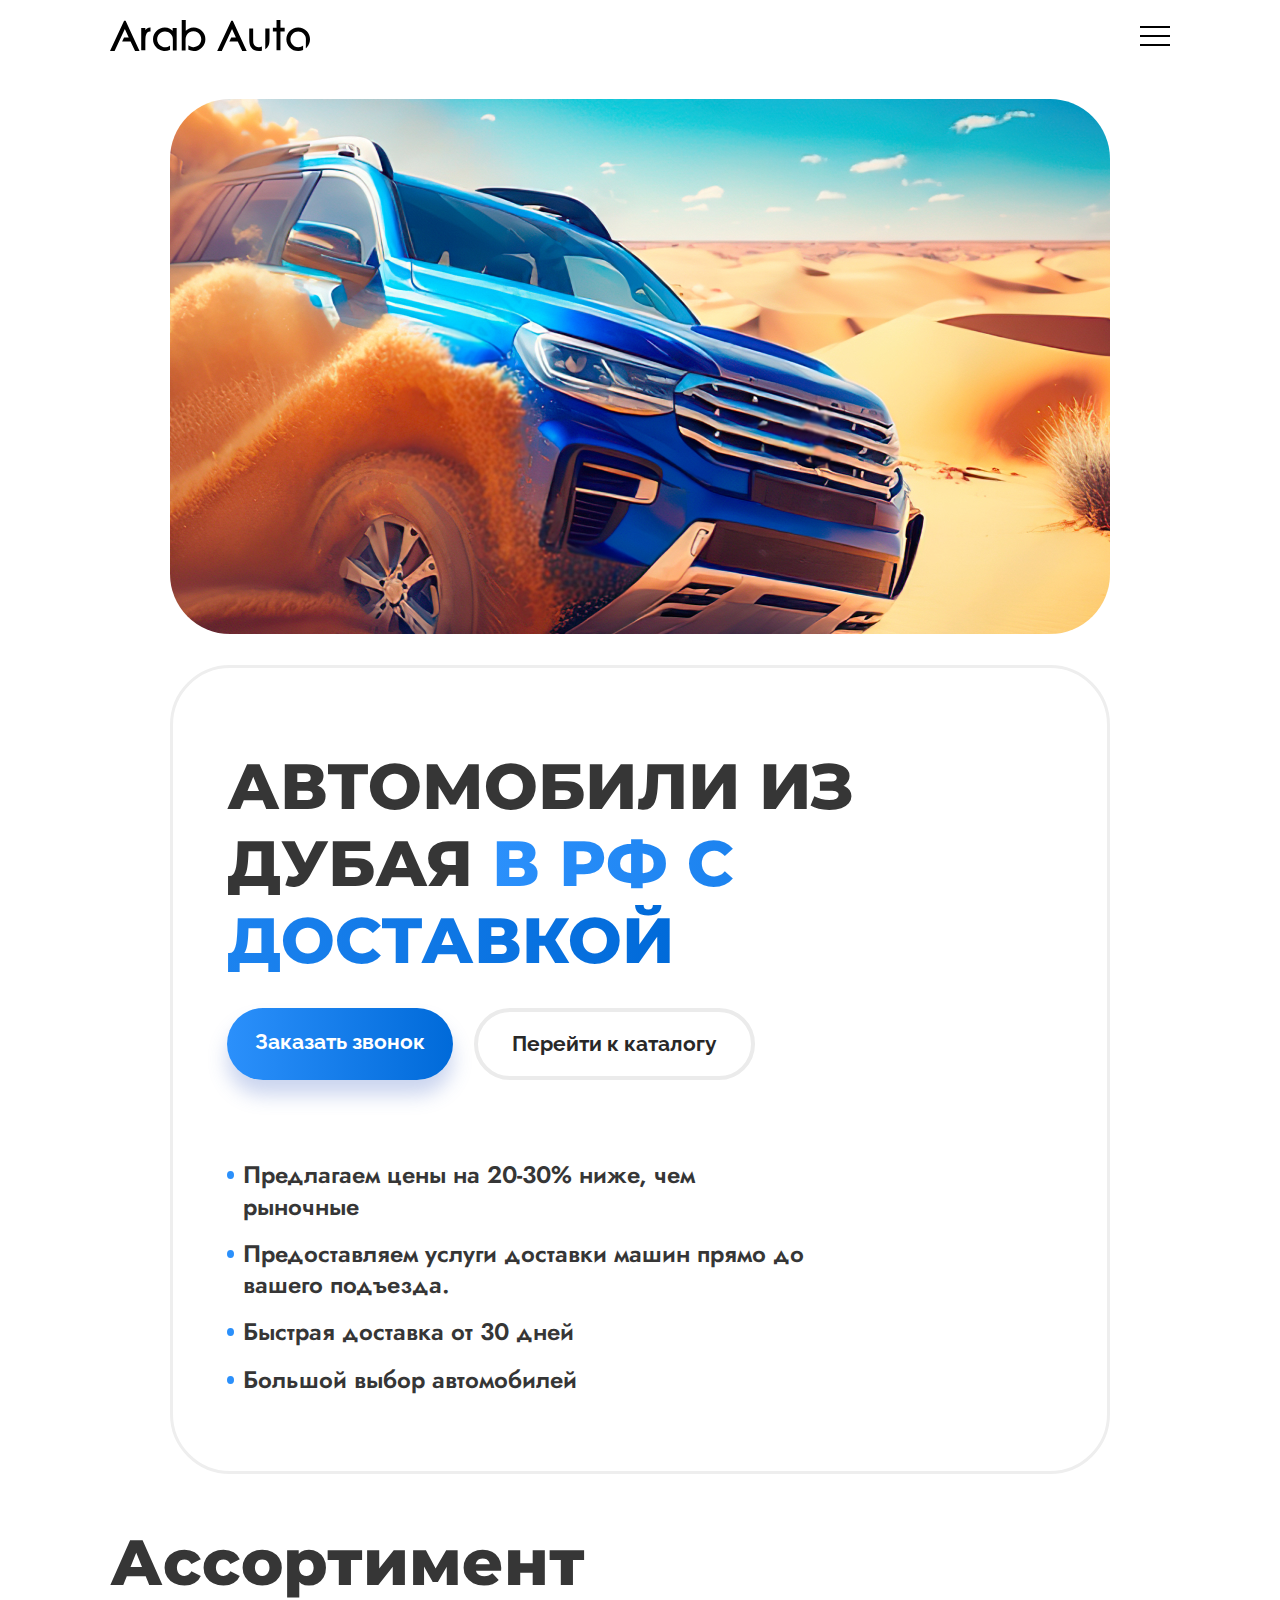
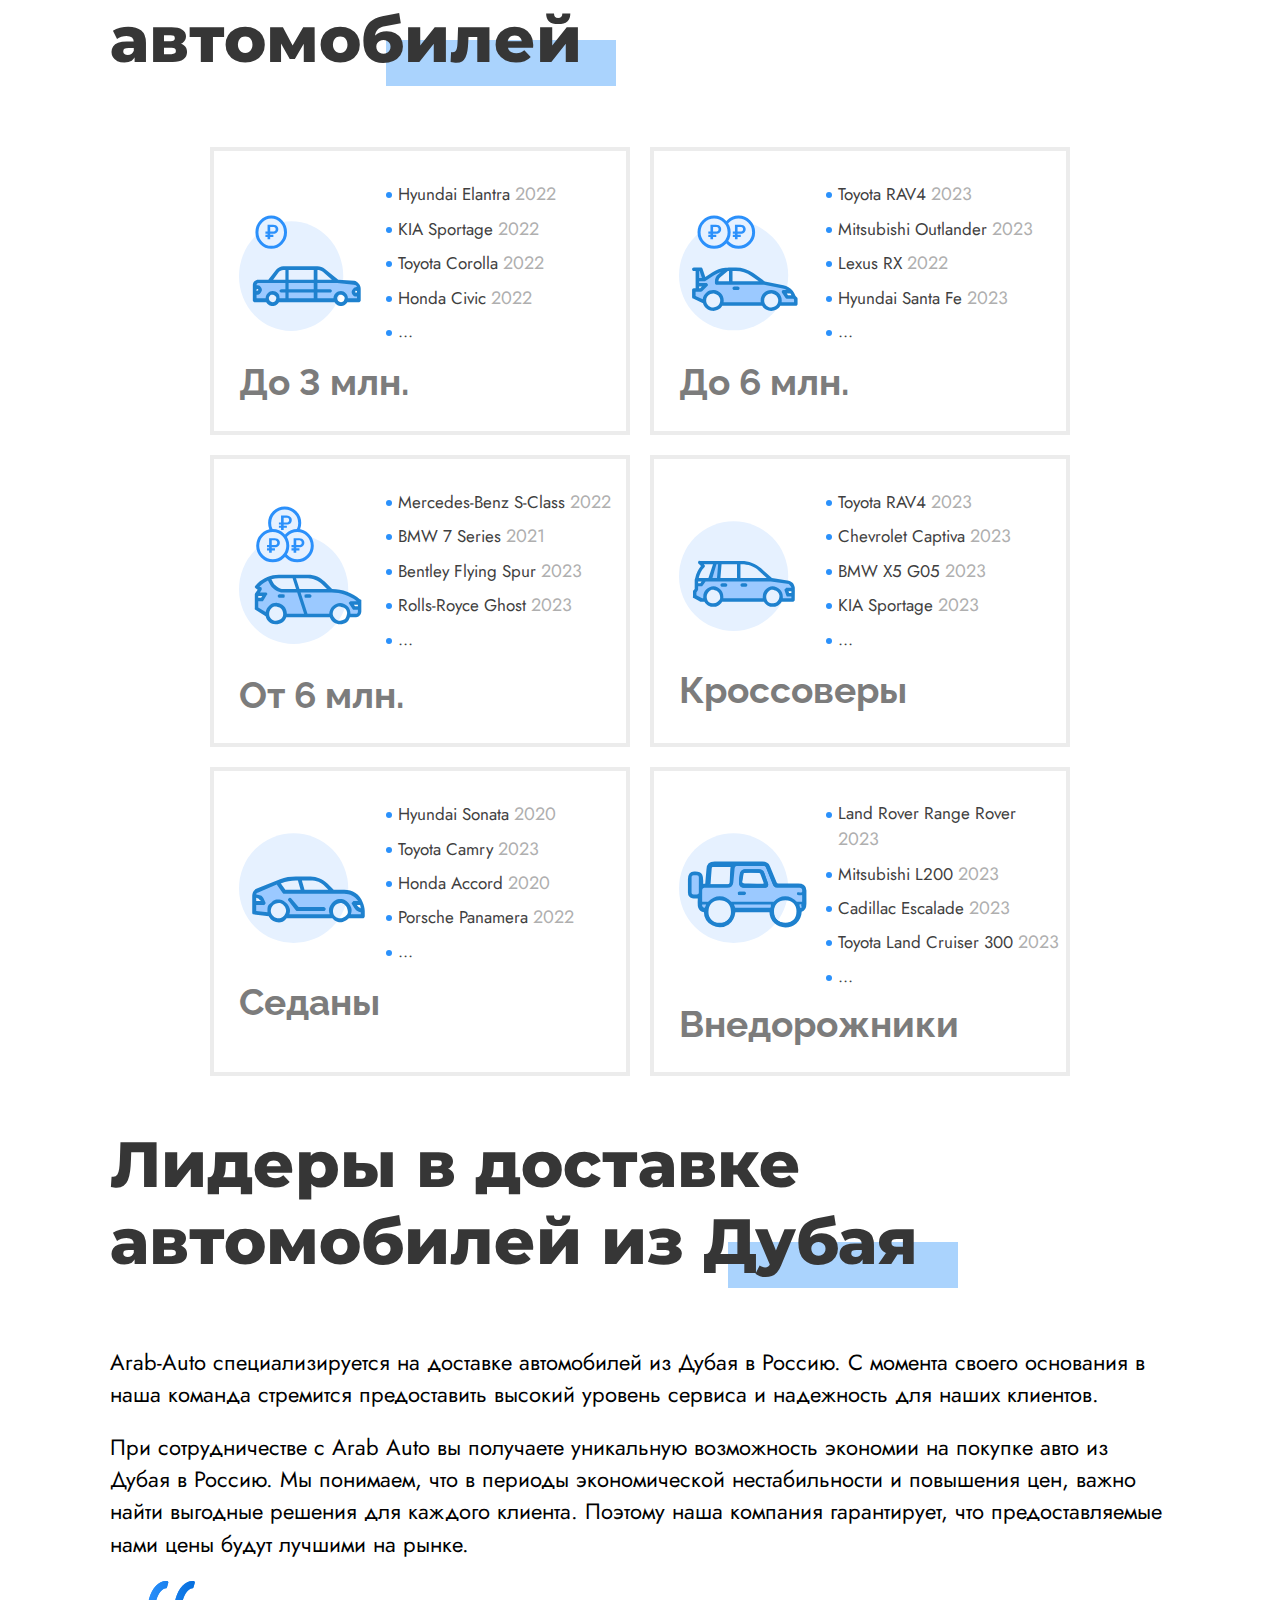
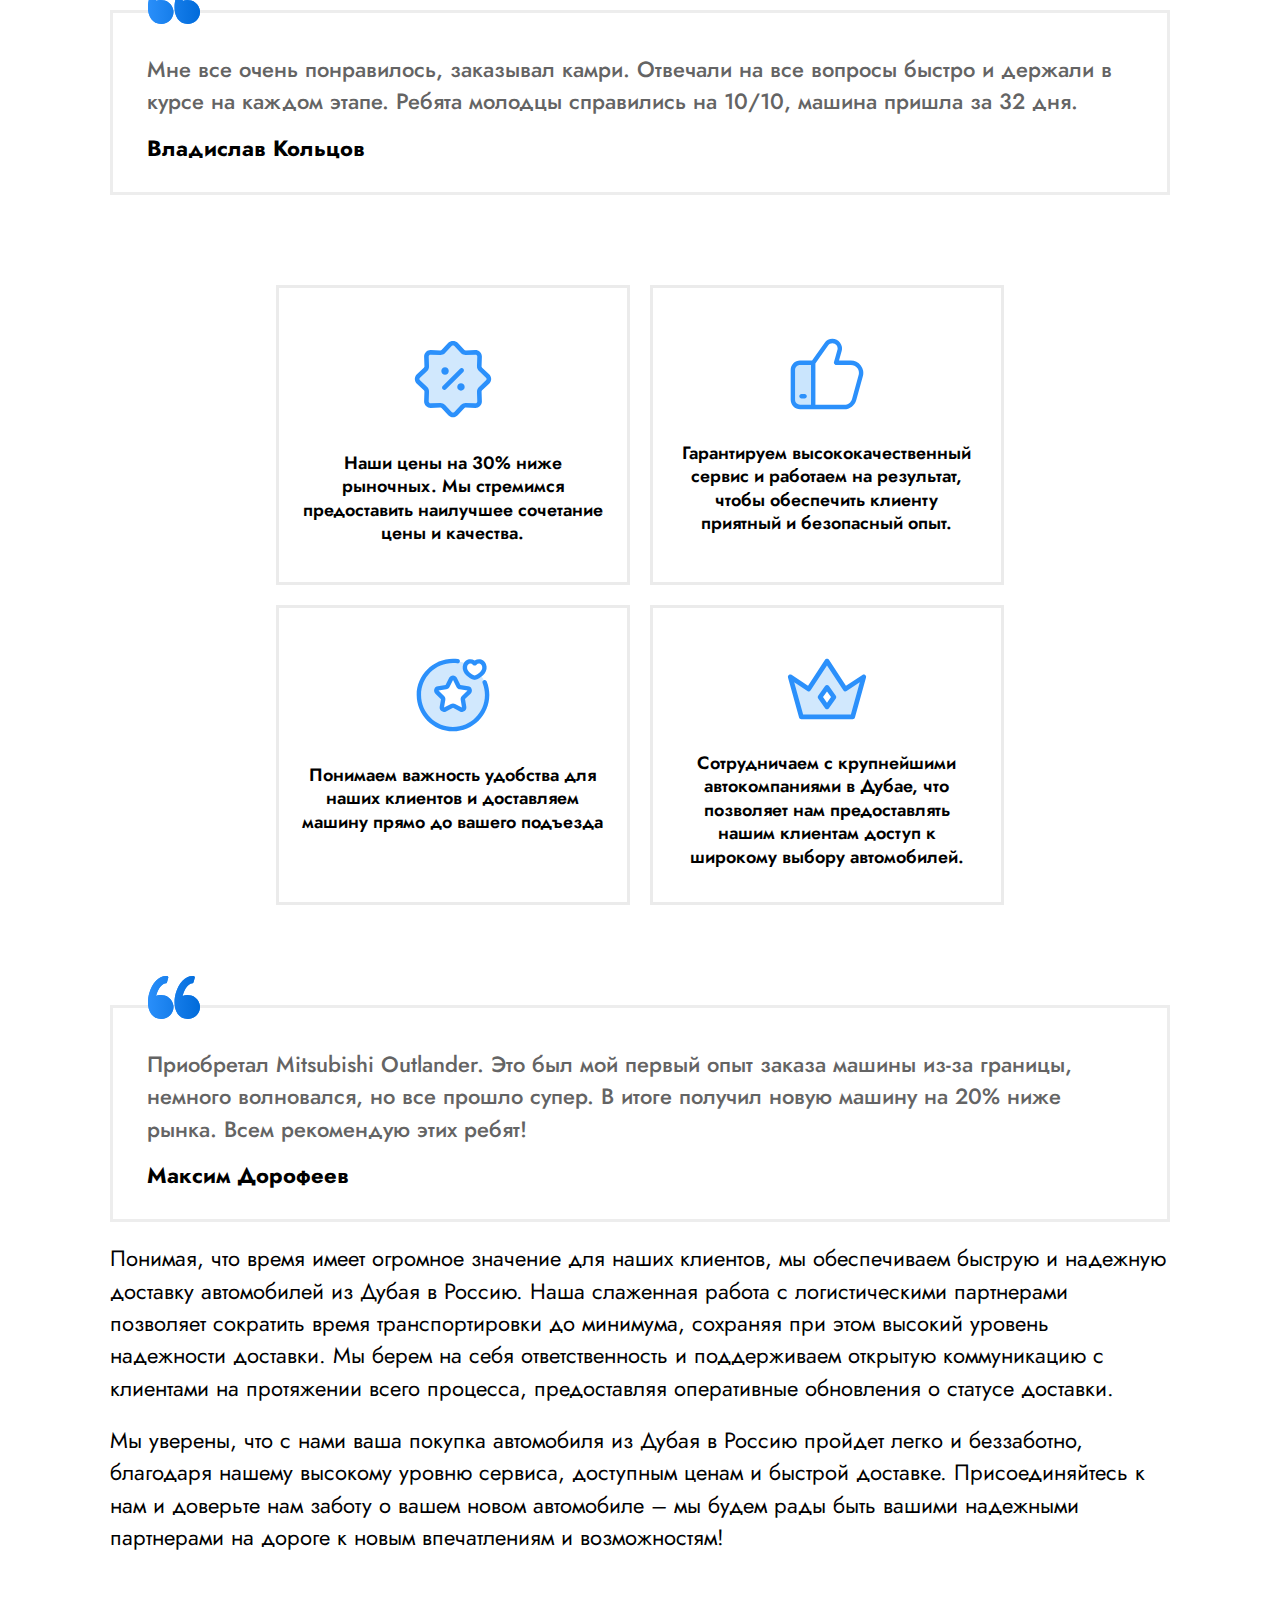
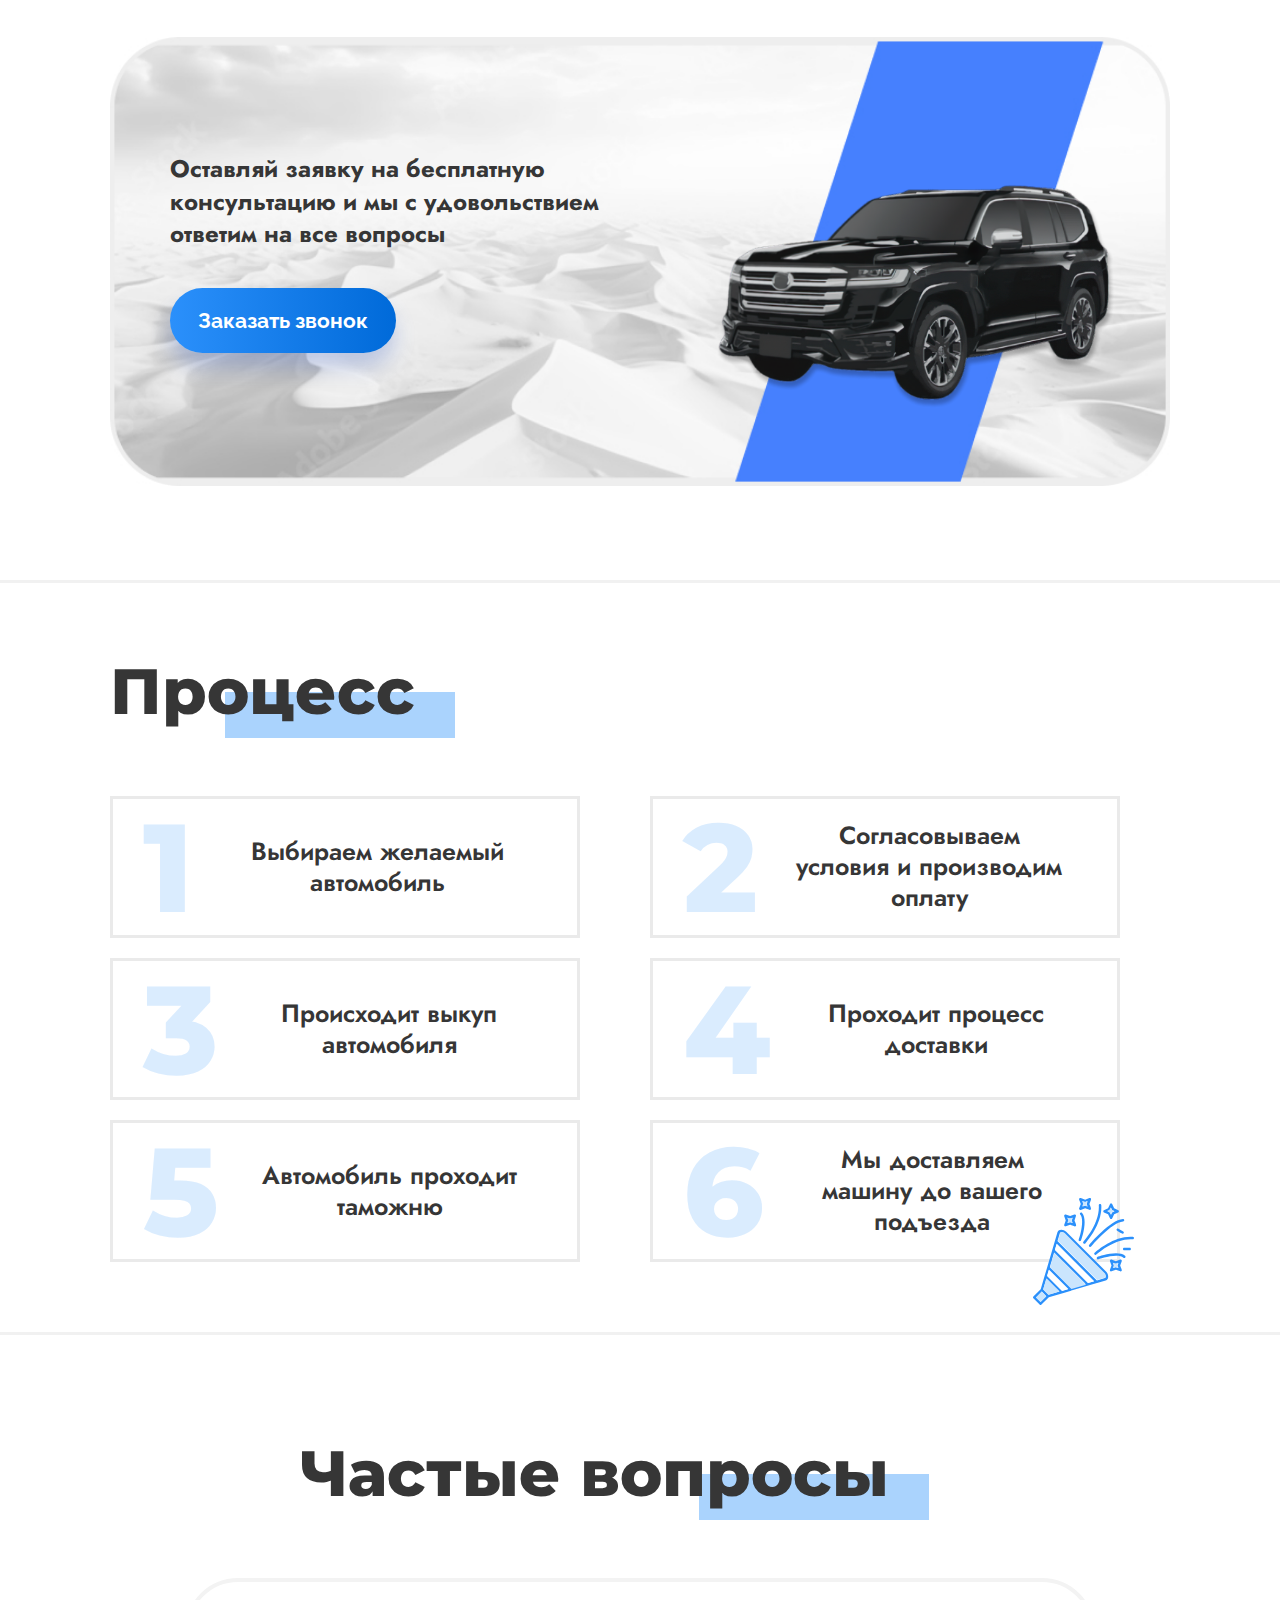
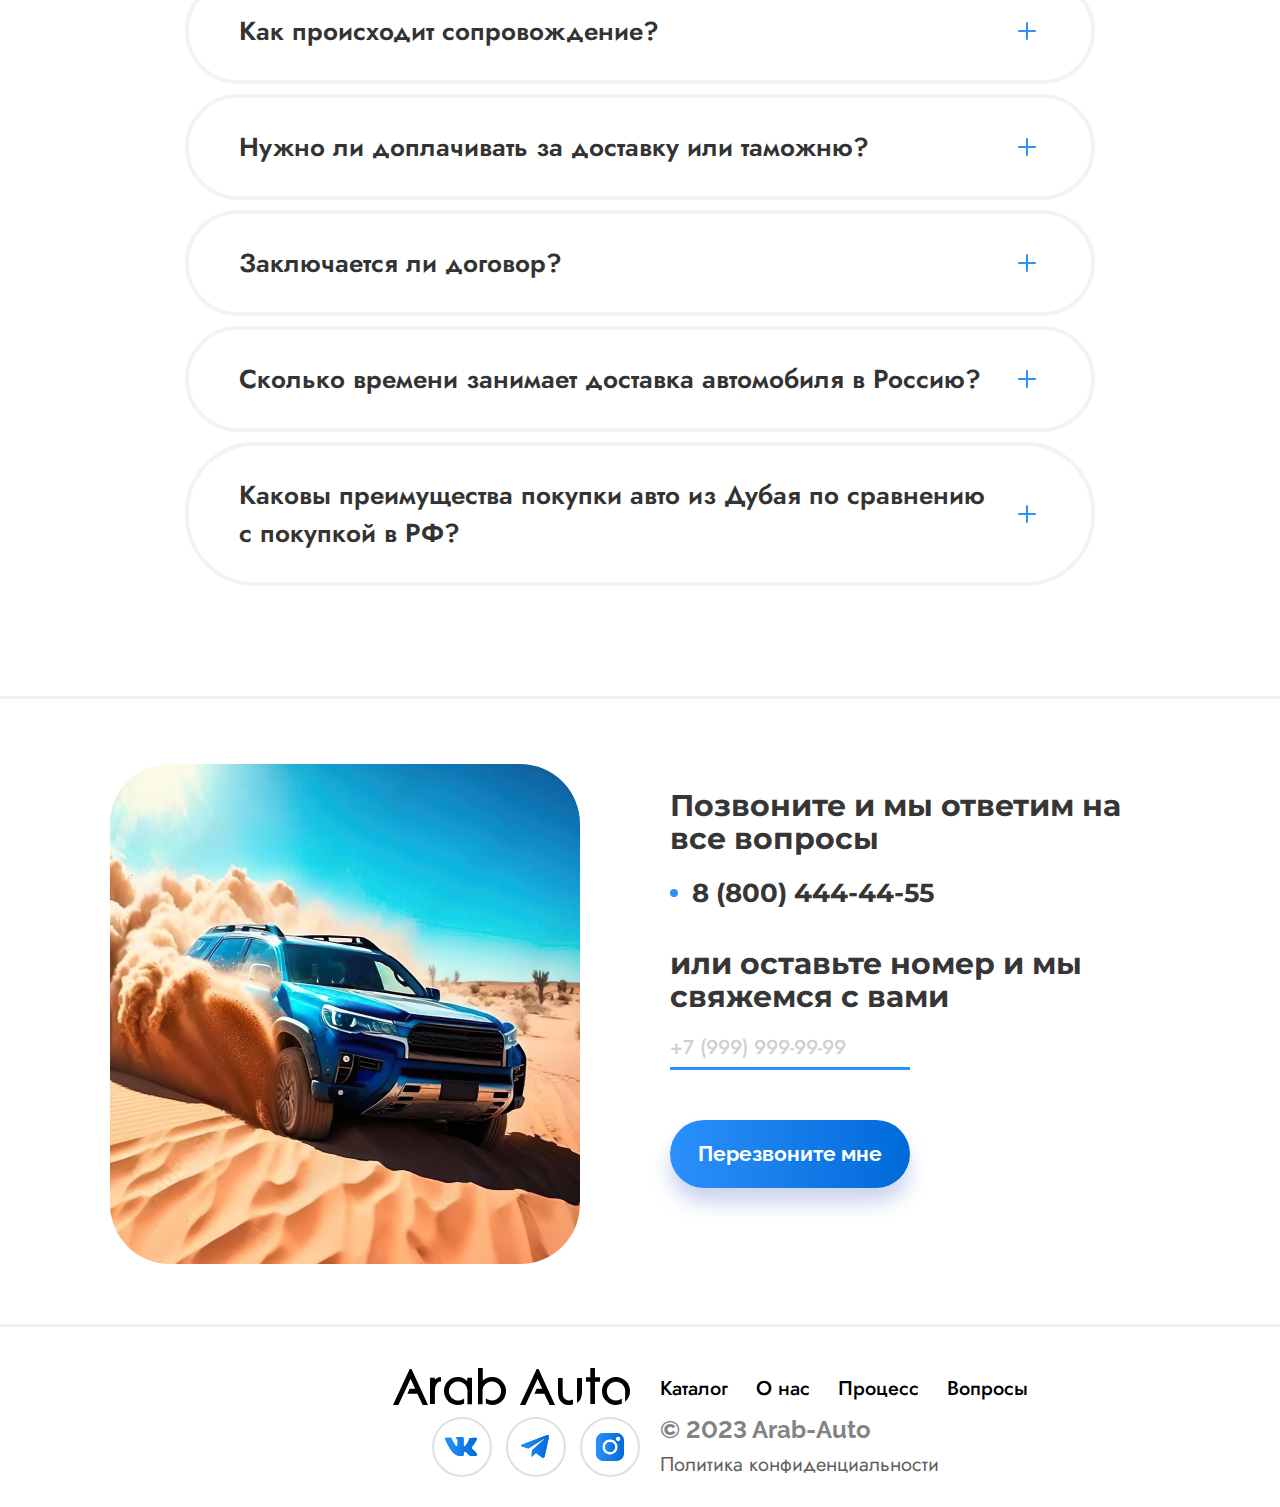
<file: index.html>
<!DOCTYPE html>
<html lang="en">

<head>
    <meta charset="UTF-8">
    <meta http-equiv="X-UA-Compatible" content="IE=edge">
    <meta name="viewport" content="width=device-width, initial-scale=1.0">
    <title>Arab Auto</title>
    <link rel="stylesheet" href="./css/style.min.css">
    <link rel="preconnect" href="https://fonts.googleapis.com">
    <link rel="preconnect" href="https://fonts.gstatic.com" crossorigin>
    <link
        href="https://fonts.googleapis.com/css2?family=Inter:wght@600&family=Jost:wght@400;500;600;700&family=Montserrat:wght@400;700;800&family=Raleway:wght@700&display=swap"
        rel="stylesheet">
</head>

<body class="main__body">

    <!-- Header -->
    <header>
    <!-- Navbar -->
    <nav>
        <div class="container">
            <div class="navbar" id="navbar">
                <div class="logo"> <a href="#"> <img src="./img/logo.svg" alt=""> </a> </div>
                <ul class="menu">
                    <li class="menu__item"><a href="catalogue.html" class="menu__item-link tocatalogue" target="" data-scroll>Каталог</a></li>
                    <li class="menu__item"><a href="#leaders" class="menu__item-link" data-scroll>О нас</a></li>
                    <li class="menu__item"><a href="#process" class="menu__item-link" data-scroll>Процесс</a></li>
                    <li class="menu__item"><a href="#questions" class="menu__item-link" data-scroll>Вопросы</a></li>
                    <div class="menu__social">
                        <a href="#" class="menu__item-link menu__social-item" data-scroll><img src="./img/vk.svg"
                                alt=""></a>
                        <a href="#" class="menu__item-link menu__social-item" data-scroll><img src="./img/tg.svg"
                                alt=""></a>
                        <a href="#" class="menu__item-link menu__social-item" data-scroll><img src="./img/insta.svg"
                                alt=""></a>
                    </div>
                    <div class="tocopy">
                        <a href="#" class="menu__phone" id="menu__phone" data-scroll>8 (800) 444-44-55</a>
                        <p class="coupon-alert">Телефон скопирован</p>
                    </div>
                </ul>
                <div class="burger">
                    <span></span>
                </div>
            </div>
        </div>
    </nav>
</header>
    <section class="hero__section hero">
    <div class="container2">
        <div class="hero__wrapper">
            <div class="hero__img"></div>
            <div class="hero__info">
                <h1 class="hero__title">Автомобили из Дубая <span>в РФ с доставкой</span></h1>
                <div class="hero__buttons">
                    <a class="hero__buton-call" href="#call" target="">Заказать звонок</a>
                    <a class="hero__buton-catalogue" href="catalogue.html" target="">Перейти к каталогу</a>
                </div>
                <div class="hero__points">
                    <div class="hero__point">Предлагаем цены на 20-30% ниже, чем рыночные</div>
                    <div class="hero__point">Предоставляем услуги доставки машин прямо до вашего подъезда.</div>
                    <div class="hero__point">Быстрая доставка от 30 дней</div>
                    <div class="hero__point">Большой выбор автомобилей</div>
                </div>
            </div>
        </div>
    </div>
</section>
    <section class="assort__section">
    <div class="container">
        <h2 class="assort__title title">Ассортимент автомо<span>билей</span></h2>
        <div class="assort__items">
            <a href="3mil.html" class="assort__item">
                <div class="assort__item-wrapper">
                    <div class="assort__img"><img src="./img/car.svg" alt=""></div>
                    <div class="assort__item-cars">
                        <div class="assort__item-car">Hyundai Elantra <span>2022</span></div>
                        <div class="assort__item-car">KIA Sportage <span>2022</span></div>
                        <div class="assort__item-car">Toyota Corolla <span>2022</span></div>
                        <div class="assort__item-car">Honda Civic <span>2022</span></div>
                        <div class="assort__item-car">...</div>
                    </div>
                </div>
                <div class="assort__item-price">До 3 млн.</div>
            </a>
            <a href="6milunder.html" class="assort__item">
                <div class="assort__item-wrapper">
                    <div class="assort__img"><img src="./img/under6.svg" alt=""></div>
                    <div class="assort__item-cars">
                        <div class="assort__item-car">Toyota RAV4 <span>2023</span></div>
                        <div class="assort__item-car">Mitsubishi Outlander <span>2023</span></div>
                        <div class="assort__item-car">Lexus RX <span>2022</span></div>
                        <div class="assort__item-car">Hyundai Santa Fe <span>2023</span></div>
                        <div class="assort__item-car">...</div>
                    </div>
                </div>
                <div class="assort__item-price">До 6 млн.</div>
            </a>
            <a href="6milabove.html" class="assort__item">
                <div class="assort__item-wrapper">
                    <div class="assort__img"><img src="./img/6above.svg" alt=""></div>
                    <div class="assort__item-cars">
                        <div class="assort__item-car">Mercedes-Benz S-Class <span>2022</span></div>
                        <div class="assort__item-car">BMW 7 Series <span>2021</span></div>
                        <div class="assort__item-car">Bentley Flying Spur <span>2023</span></div>
                        <div class="assort__item-car">Rolls-Royce Ghost <span>2023</span></div>
                        <div class="assort__item-car">...</div>
                    </div>
                </div>
                <div class="assort__item-price">От 6 млн.</div>
            </a>
            <a href="crossover.html" class="assort__item">
                <div class="assort__item-wrapper">
                    <div class="assort__img"><img src="./img/crossovers.svg" alt=""></div>
                    <div class="assort__item-cars">
                        <div class="assort__item-car">Toyota RAV4 <span>2023</span></div>
                        <div class="assort__item-car">Chevrolet Captiva <span>2023</span></div>
                        <div class="assort__item-car">BMW X5 G05 <span>2023</span></div>
                        <div class="assort__item-car">KIA Sportage <span>2023</span></div>
                        <div class="assort__item-car">...</div>
                    </div>
                </div>
                <div class="assort__item-price">Кроссоверы</div>
            </a>
            <a href="catalogue.html" class="assort__item">
                <div class="assort__item-wrapper">
                    <div class="assort__img"><img src="./img/sedans.svg" alt=""></div>
                    <div class="assort__item-cars">
                        <div class="assort__item-car">Hyundai Sonata <span>2020</span></div>
                        <div class="assort__item-car">Toyota Camry <span>2023</span></div>
                        <div class="assort__item-car">Honda Accord <span>2020</span></div>
                        <div class="assort__item-car">Porsche Panamera <span>2022</span></div>
                        <div class="assort__item-car">...</div>
                    </div>
                </div>
                <div class="assort__item-price">Седаны</div>
            </a>
            <a href="jeep.html" class="assort__item">
                <div class="assort__item-wrapper">
                    <div class="assort__img"><img src="./img/jeeps.svg" alt=""></div>
                    <div class="assort__item-cars">
                        <div class="assort__item-car">Land Rover Range Rover <span>2023</span></div>
                        <div class="assort__item-car">Mitsubishi L200  <span>2023</span></div>
                        <div class="assort__item-car">Cadillac Escalade <span>2023</span></div>
                        <div class="assort__item-car">Toyota Land Cruiser 300 <span>2023</span></div>
                        <div class="assort__item-car">...</div>
                    </div>
                </div>
                <div class="assort__item-price">Внедорожники</div>
            </a>
        </div>
    </div>
</section>
    <section class="leader__section leader" id="leaders">
    <div class="container">
        <h2 class="leader__title title">Лидеры в доставке автомобилей из <span>Дубая</span></h2>
        <div class="leader__wrapper">
            <div>
                <p class="leader__text">
                    Arab-Auto специализируется на доставке автомобилей из Дубая в Россию. С момента своего основания в
                    наша
                    команда стремится предоставить высокий уровень сервиса и надежность для наших клиентов.
                    <br> <span></span>
                </p>
                <div class="leader__text leader__text2">При сотрудничестве с Arab Auto вы получаете уникальную
                    возможность экономии на покупке авто из Дубая в
                    Россию.
                    Мы понимаем, что в периоды экономической нестабильности
                    и повышения цен, важно найти выгодные решения для каждого клиента. Поэтому наша компания
                    гарантирует,
                    что предоставляемые нами цены будут лучшими на рынке.</div>
            </div>
            <div class="leader__comment">
                <div class="leader__comment-text">Мне все очень понравилось, заказывал камри. Отвечали на все вопросы
                    быстро
                    и держали в курсе на каждом этапе. Ребята молодцы справились на 10/10, машина пришла за 32 дня.
                </div>
                <div class="leader__comment-name">Владислав Кольцов</div>
            </div>
        </div>
        <div class="leader__items">
            <div class="leader__item">
                <div class="leader__item-img">
                    <img src="./img/leader1.svg" alt="">
                </div>
                <div class="leader__item-text">Наши цены на 30% ниже рыночных. Мы стремимся предоставить наилучшее
                    сочетание цены и качества.</div>
            </div>
            <div class="leader__item">
                <div class="leader__item-img">
                    <img src="./img/leader2.svg" alt="">
                </div>
                <div class="leader__item-text">Гарантируем высококачественный сервис
                    и работаем на результат, чтобы обеспечить клиенту приятный и безопасный опыт.</div>
            </div>
            <div class="leader__item">
                <div class="leader__item-img">
                    <img src="./img/leader3.svg" alt="">
                </div>
                <div class="leader__item-text">Понимаем важность удобства для наших клиентов и доставляем машину прямо
                    до вашего подъезда</div>
            </div>
            <div class="leader__item">
                <div class="leader__item-img">
                    <img src="./img/leader4.svg" alt="">
                </div>
                <div class="leader__item-text">Сотрудничаем
                    с крупнейшими автокомпаниями в Дубае, что позволяет нам предоставлять нашим клиентам доступ к
                    широкому выбору автомобилей.</div>
            </div>
        </div>
        <div class="leader__wrapper leader__wrapper2">
            <div class="leader__comment leader__comment2">
                <div class="leader__comment-text">Приобретал Mitsubishi Outlander. Это был мой первый опыт заказа машины
                    из-за границы, немного волновался, но все прошло супер. В итоге получил новую машину на 20% ниже
                    рынка. Всем рекомендую этих ребят!
                </div>
                <div class="leader__comment-name">Максим Дорофеев</div>
            </div>
            <div>
                <p class="leader__text">
                    Понимая, что время имеет огромное значение для наших клиентов, мы обеспечиваем быструю и надежную
                    доставку автомобилей из Дубая в Россию. Наша слаженная работа с логистическими партнерами позволяет
                    сократить время транспортировки до минимума, сохраняя при этом высокий уровень надежности доставки.
                    Мы берем на себя ответственность и поддерживаем открытую коммуникацию с клиентами на протяжении
                    всего процесса, предоставляя оперативные обновления о статусе доставки.
                    <br> <span></span>
                </p>
                <div class="leader__text leader__text2">Мы уверены, что с нами ваша покупка автомобиля из Дубая в Россию
                    пройдет легко и беззаботно, благодаря нашему высокому уровню сервиса, доступным ценам и быстрой
                    доставке. Присоединяйтесь к нам и доверьте нам заботу о вашем новом автомобиле – мы будем рады быть
                    вашими надежными партнерами на дороге к новым впечатлениям и возможностям!</div>
            </div>

        </div>
    </div>
</section>
    <div class="section__request">
    <div class="container">
        <div class="request">
            <div class="request__wrapper">
                <div class="request__text">Оставляй заявку на бесплатную консультацию и мы с удовольствием ответим на все вопросы</div>
                <a class="hero__buton-call request__button" href="#call">Заказать звонок</a>
            </div>
            <div class="request__img">
                <img src="./img/car.png" alt="">
            </div>
        </div>
    </div>
</div>
    <section class="process__section process" id="process">
    <div class="process__container container">
        <div class="process__title leader__title title">Пр<span>оцесс</span></div>
        <div class="process__items">
            <div class="process__item process__item-after">
                <div class="process__number">1</div>
                <div class="process__text">Выбираем желаемый автомобиль</div>
            </div>
            <div class="process__item process__item-after">
                <div class="process__number">2</div>
                <div class="process__text">Согласовываем условия и производим оплату</div>
            </div>
            <div class="process__item">
                <div class="process__number">3</div>
                <div class="process__text">Происходит выкуп автомобиля</div>
            </div>
            <div class="process__item process__item-after">
                <div class="process__number">4</div>
                <div class="process__text">Проходит процесс доставки</div>
            </div>
            <div class="process__item process__item-after">
                <div class="process__number">5</div>
                <div class="process__text">Автомобиль проходит таможню</div>
            </div>
            <div class="process__item process__item-finish">
                <div class="process__number">6</div>
                <div class="process__text">Мы доставляем машину до вашего подъезда</div>
            </div>
        </div>
    </div>
</section>
    <section class="question__section question" id="questions">
    <div class="question__container">
        <h2 class="question__title leader__title title">Частые во<span>просы</span></h2>
        <!-- Accordion -->
        <div class="accordion">
            <div class="accordion__item">
                <div class="accordion__item-trigger">
                    <div class="trigger__text">Как происходит сопровождение?</div>
                    <div class="trigger__img">
                        <span class="line1"></span>
                        <span class="line2"></span>
                    </div>
                </div>
                <div class="accordion__item-content">
                    <div class="content__text">Вам назначается личный менеджер, который постоянно с вами на связи и держит в курсе на каждом этапе покупки и доставки автомобиля.</div>
                </div>
            </div>

            <div class="accordion__item">
                <div class="accordion__item-trigger">
                    <div class="trigger__text">Нужно ли доплачивать за доставку или таможню?</div>
                    <div class="trigger__img">
                        <span class="line1"></span>
                        <span class="line2"></span>
                    </div>
                </div>
                <div class="accordion__item-content">
                    <div class="content__text">Нет. Указанная цена – это финальная стоимость автомобиля для покупателя. Никаких скрытых платежей, дополнительных комиссий и оплат.</div>
                </div>
            </div>

            <div class="accordion__item">
                <div class="accordion__item-trigger">
                    <div class="trigger__text">Заключается ли договор?</div>
                    <div class="trigger__img">
                        <span class="line1"></span>
                        <span class="line2"></span>
                    </div>
                </div>
                <div class="accordion__item-content">
                    <div class="content__text">Да, заключается договор, где будут подробно расписаны все условия.</div>
                </div>
            </div>
            <div class="accordion__item">
                <div class="accordion__item-trigger">
                    <div class="trigger__text">Сколько времени занимает доставка автомобиля в Россию?</div>
                    <div class="trigger__img">
                        <span class="line1"></span>
                        <span class="line2"></span>
                    </div>
                </div>
                <div class="accordion__item-content">
                    <div class="content__text">Доставка осуществляется от 30 до 45 дней.</div>
                </div>
            </div>
            <div class="accordion__item">
                <div class="accordion__item-trigger">
                    <div class="trigger__text">Каковы преимущества покупки авто из Дубая по сравнению с покупкой в РФ?</div>
                    <div class="trigger__img">
                        <span class="line1"></span>
                        <span class="line2"></span>
                    </div>
                </div>
                <div class="accordion__item-content">
                    <div class="content__text">Покупка автомобиля из Дубая может быть выгодной на до 30% по сравнению с покупкой в РФ благодаря более доступным ценам, широкому выбору моделей и меньшим налоговым обязательствам.</div>
                </div>
            </div>
        </div>
    </div>
</section>
    <section class="call__section call" id="call">
    <div class="container">
        <div class="call__wrapper">
            <div class="call__img"></div>
            <div class="hc-right">
                <div class="form-block">

                    <div class="form-title">Позвоните и мы ответим на все вопросы</div>
                    <div class="form-number">8 (800) 444-44-55</div>
                    <div class="form-text">или оставьте номер
                        и мы свяжемся с вами</div>

                    <form action="telegram.php" method="POST" class="form__call">
                        <input class="form__input" type="text" name="phone" placeholder="+7 (999) 999-99-99" id="phone">
                        <!-- <input type="tel" name="phone" placeholder="Oставьтe свoй нoмep" required=""> -->
                        <!-- <input type="text" name="email" placeholder="Ваш E-mail"> -->
                        <button type="submit" class="send-button hero__buton-call" onclick="checkAndOpenModal()">Перезвоните мне</button>
                    </form>

                </div>
            </div>
        </div>
        <!-- Modal -->
        <div class="modal__wrapper">
            <div class="modal">
                <div class="modal__close"> <img src="./img/cancel.svg" alt="cancel"></div>
                <img class="popup__img" src="./img/popup.svg" alt="">
                <div class="modal__title"><span>Спасибо за заявку! Мы перезвоним вам в течение 20 минут.</span> </div>
                <div class="modal__body">
                </div>
            </div>
        </div>
    </div>
    </div>
    </div>
</section>
    
    <!-- Main Page -->
    <main>

    </main>

    <!-- Footer -->
    <footer>
    <div class="container">
        <div class="footer__navbar">
            <a  href="#navbar" class="footer__logo"><img src="./img/logo.svg" alt=""></a>
            <div class="footer__links">
                <a class="footer__link" href="catalogue.html">Каталог</a>
                <a class="footer__link" href="#leaders">О нас</a>
                <a class="footer__link" href="#process">Процесс</a>
                <a class="footer__link" href="#questions">Вопросы</a>
            </div>
            <div class="footer__socials">
                <div class="footer__social"><img src="./img/vk.svg" alt=""></div>
                <div class="footer__social"><img src="./img/tg.svg" alt=""></div>
                <div class="footer__social"><img src="./img/insta.svg" alt=""></div>
            </div>
            <div class="footer__copy">
                <div class="footer__copy-year">© 2023 Arab-Auto</div>
                <div class="footer__copy-text">Политика конфиденциальности</div>
            </div>
        </div>
</footer>

</body>

<script src="./js/scripts.min.js"></script>


</html>
</file>
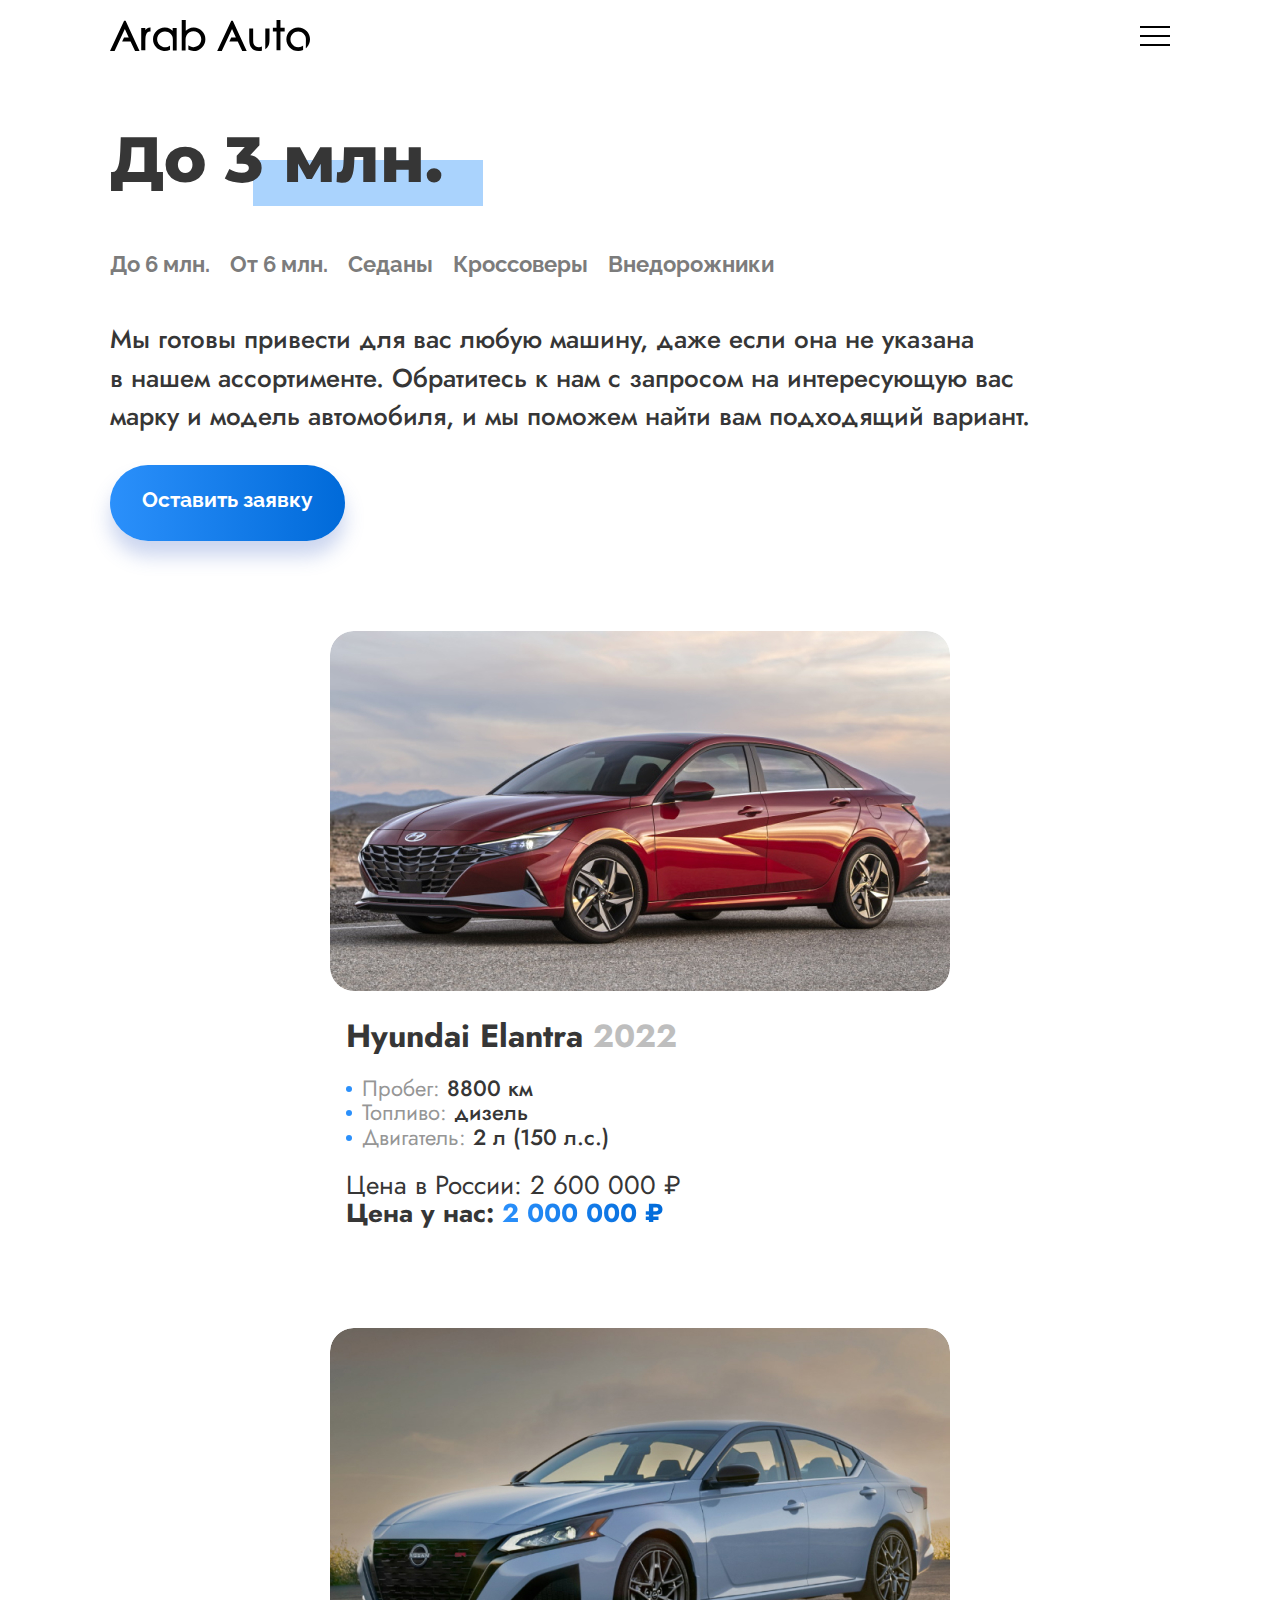
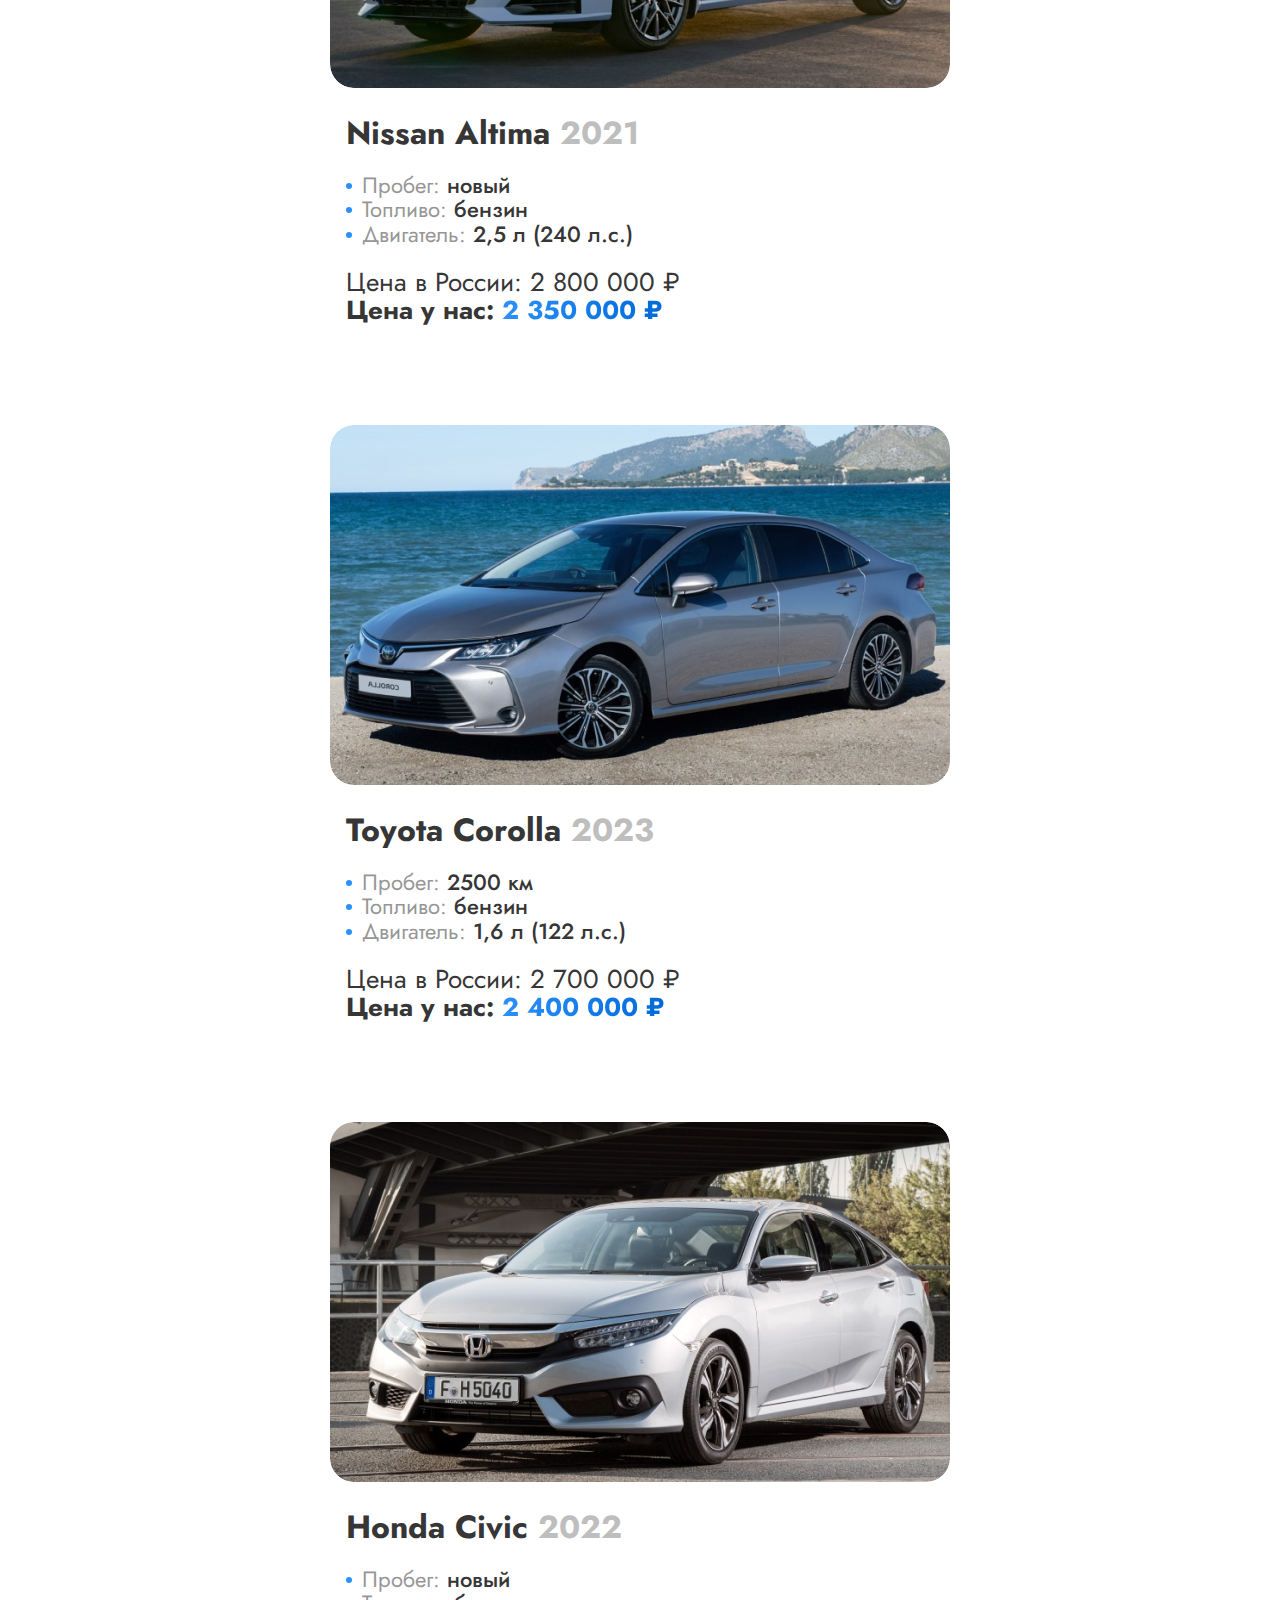
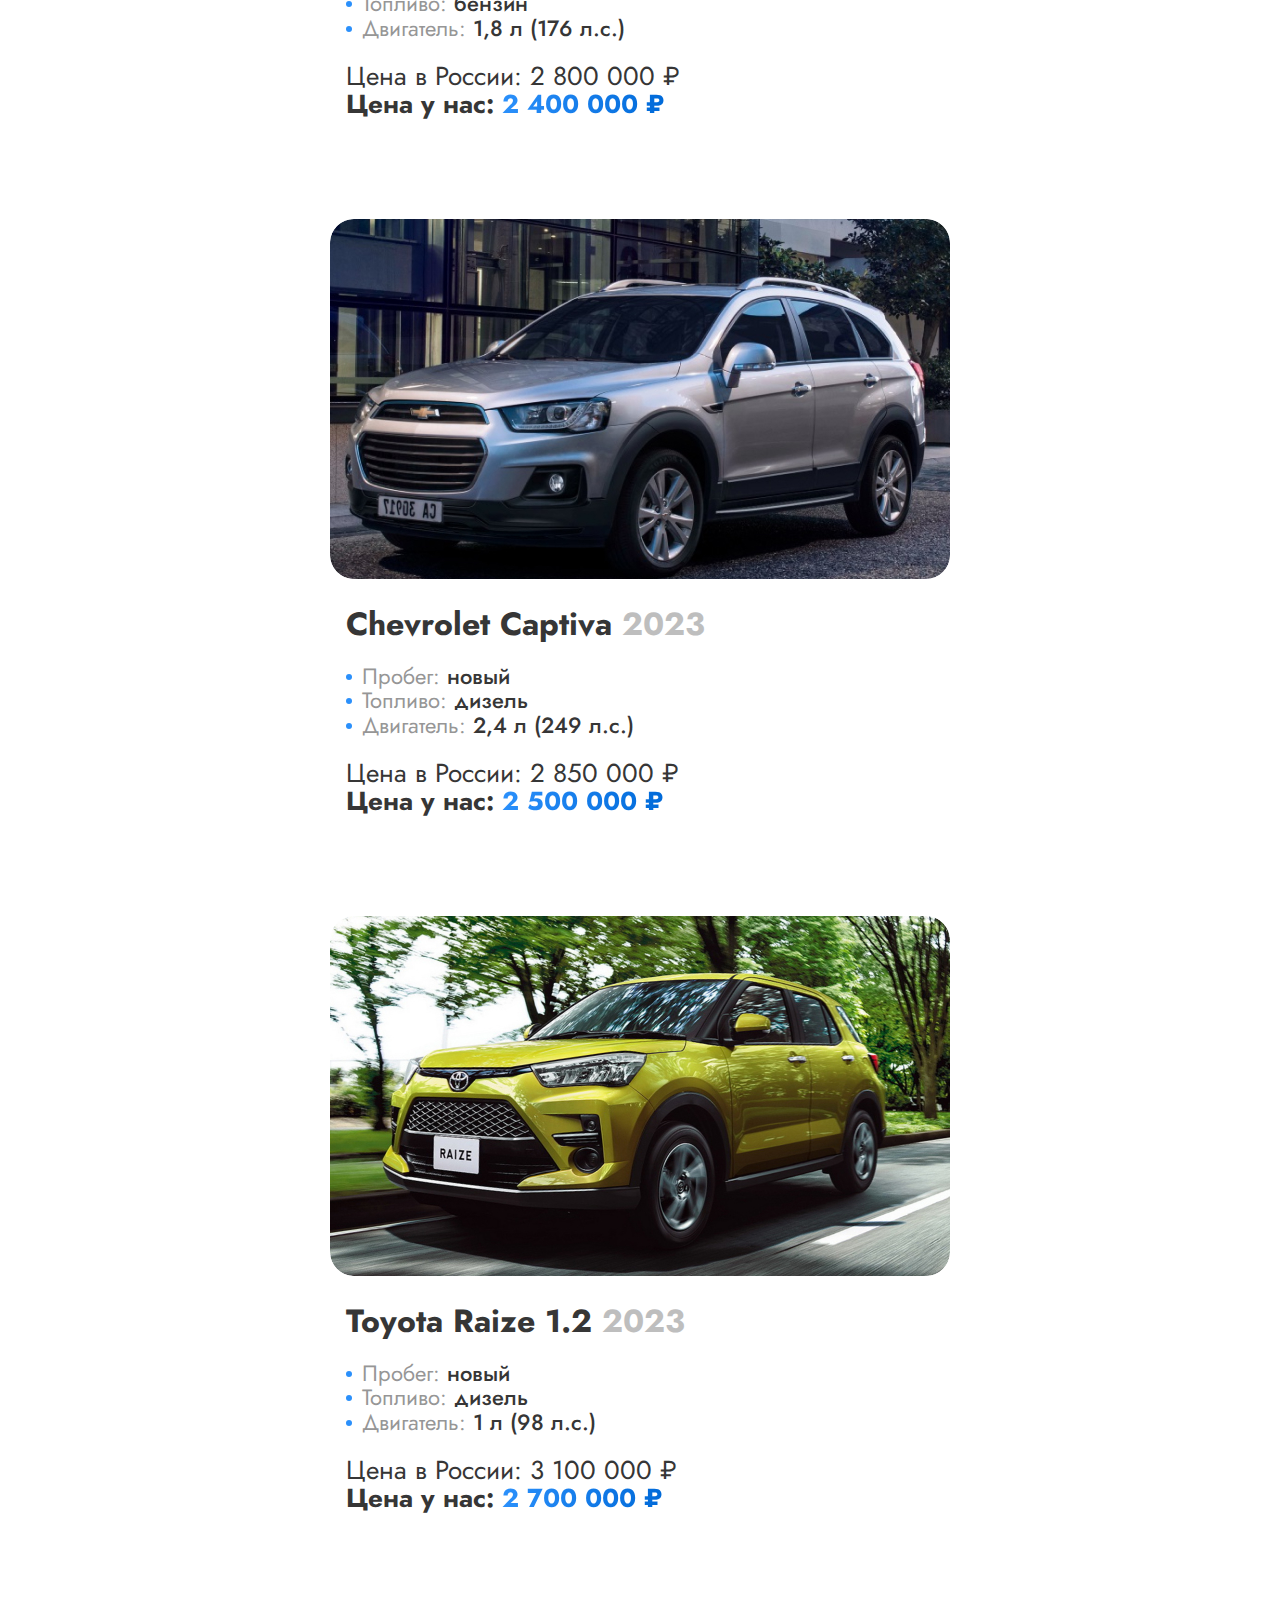
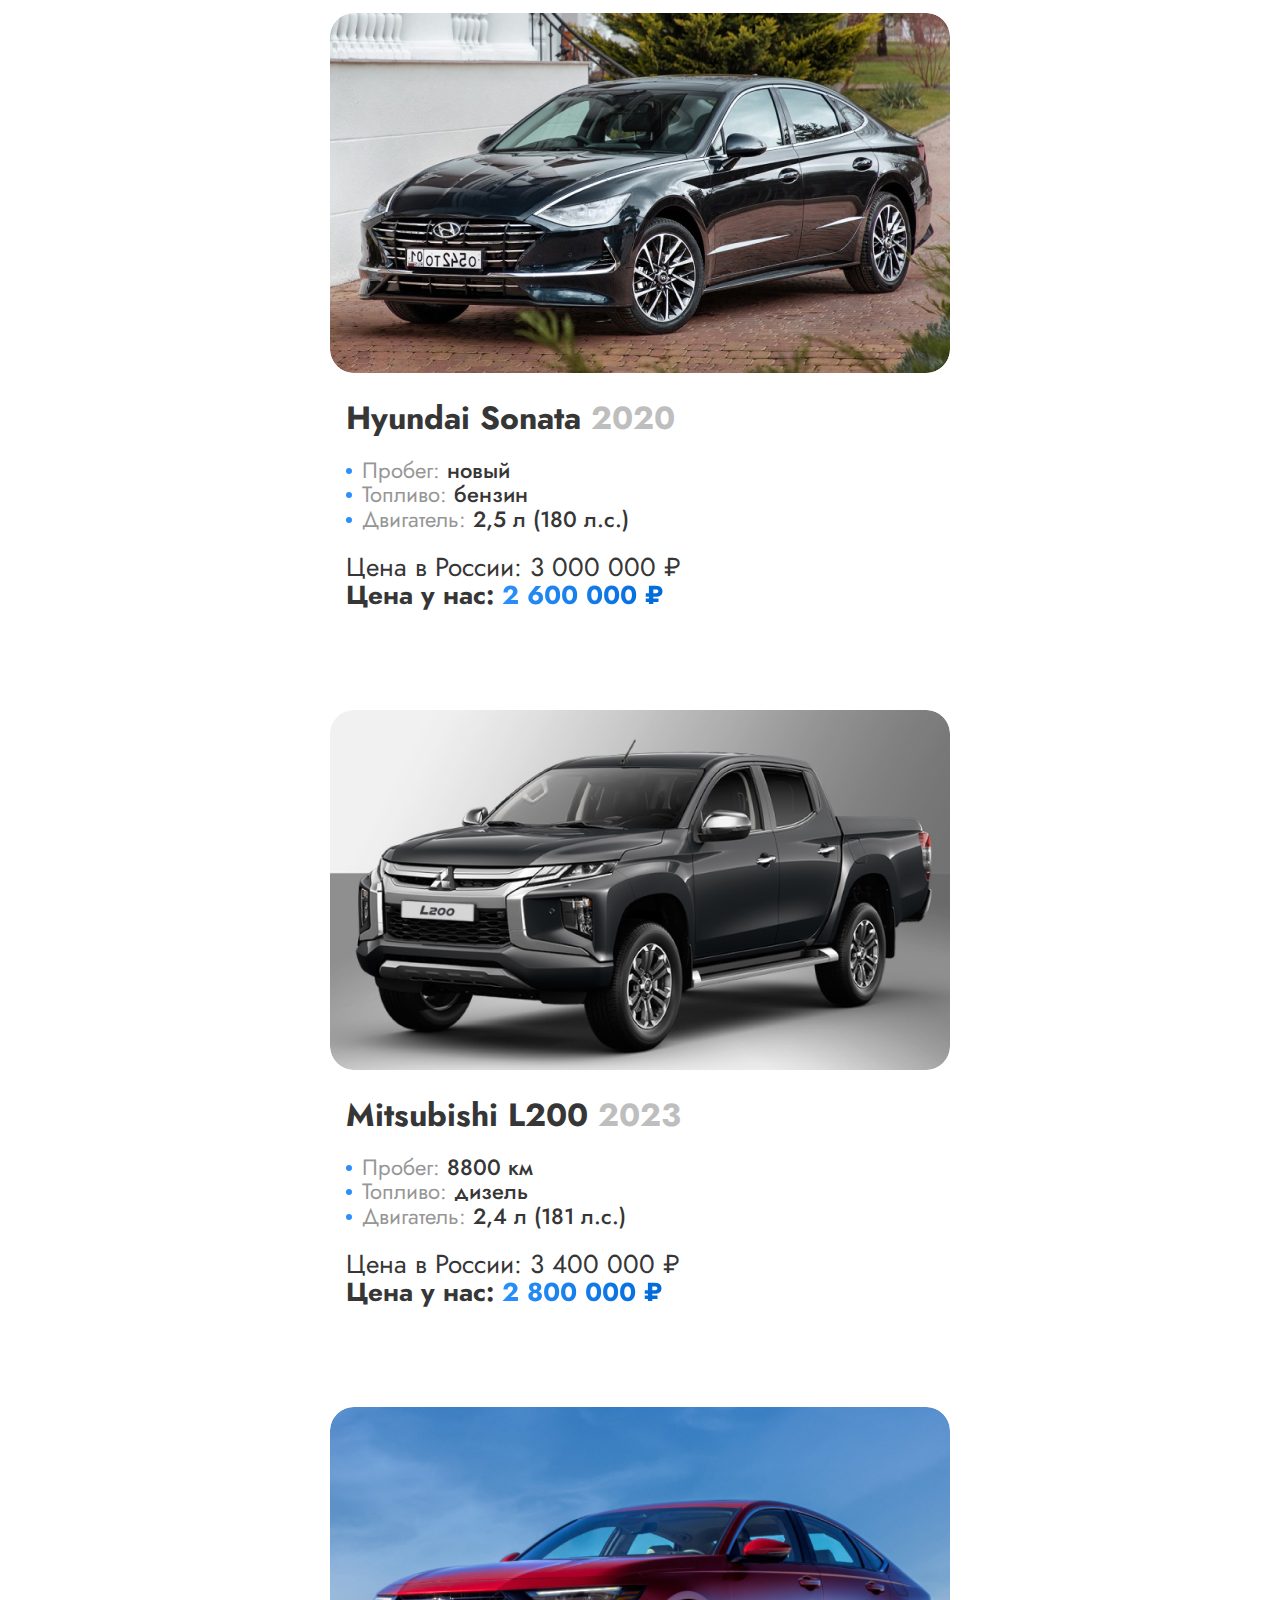
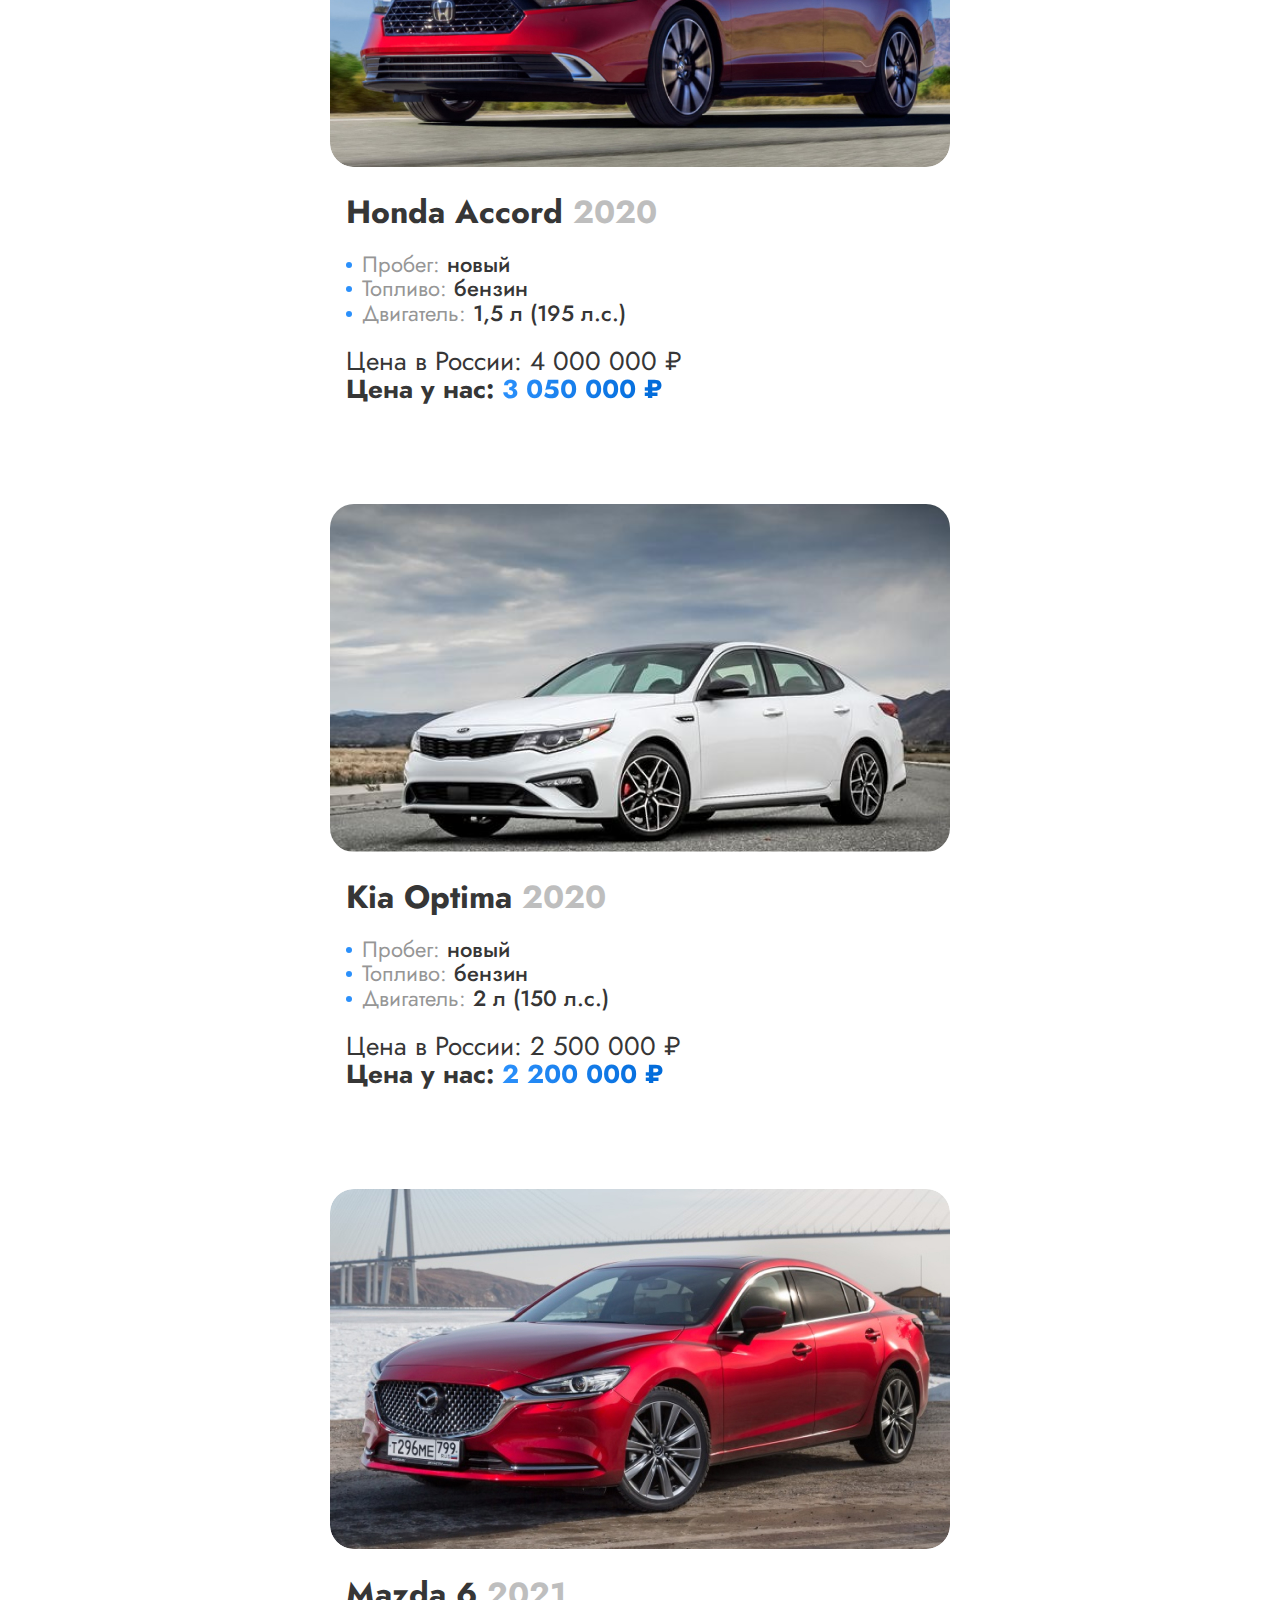
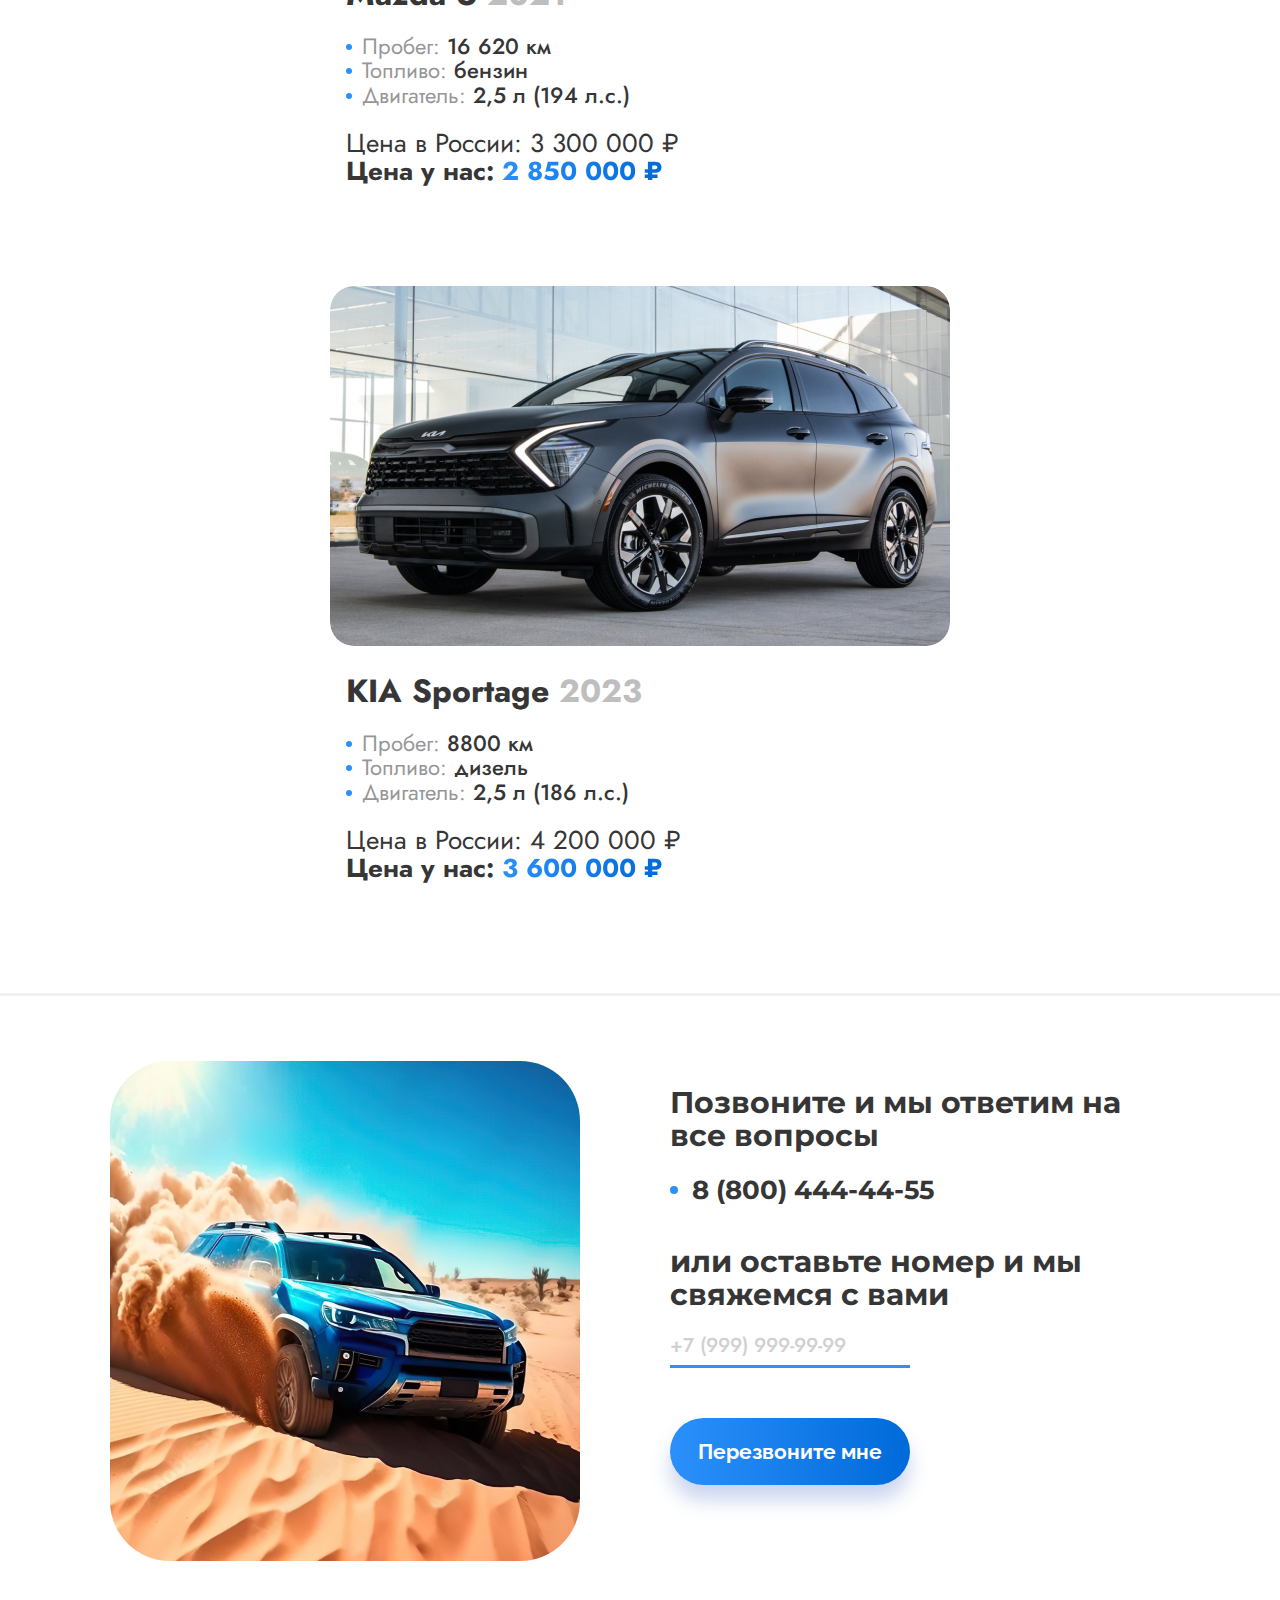
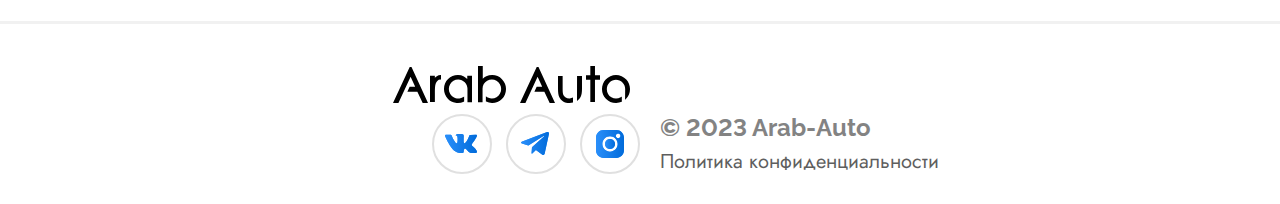
<file: 3mil.html>
<!DOCTYPE html>
<html lang="en">

<head>
    <meta charset="UTF-8">
    <meta http-equiv="X-UA-Compatible" content="IE=edge">
    <meta name="viewport" content="width=device-width, initial-scale=1.0">
    <title>Catalogue</title>
    <link rel="stylesheet" href="./css/style.min.css">
    <link rel="preconnect" href="https://fonts.googleapis.com">
    <link rel="preconnect" href="https://fonts.gstatic.com" crossorigin>
    <link
        href="https://fonts.googleapis.com/css2?family=Inter:wght@600&family=Jost:wght@400;500;600;700&family=Montserrat:wght@400;700;800&family=Raleway:wght@700&display=swap"
        rel="stylesheet">
</head>

<body class="main__body">

    <!-- Header -->
    <header>
        <!-- Navbar -->
        <nav>
            <div class="container">
                <div class="navbar">
                    <div class="logo"> <a href="index.html"> <img src="./img/logo.svg" alt=""> </a> </div>
                    <ul class="menu">
                        <li class="menu__item menu__item-home"><a href="index.html" class="menu__item-link tocatalogue"
                                target="" data-scroll>Главная</a></li>
                        <li class="menu__item"><a href="index.html#leaders" class="menu__item-link" data-scroll>О
                                нас</a></li>
                        <li class="menu__item"><a href="index.html#process" class="menu__item-link"
                                data-scroll>Процесс</a></li>
                        <li class="menu__item"><a href="index.html#questions" class="menu__item-link"
                                data-scroll>Вопросы</a></li>
                        <div class="menu__social">
                            <a href="#" class="menu__item-link menu__social-item" data-scroll><img src="./img/vk.svg"
                                    alt=""></a>
                            <a href="#" class="menu__item-link menu__soci   al-item" data-scroll><img src="./img/tg.svg"
                                    alt=""></a>
                            <a href="#" class="menu__item-link menu__social-item" data-scroll><img src="./img/insta.svg"
                                    alt=""></a>
                        </div>
                        <div class="tocopy">
                            <a href="#" class="menu__phone" id="menu__phone" data-scroll>8 (800) 444-44-55</a>
                            <p class="coupon-alert">Телефон скопирован</p>
                        </div>
                    </ul>
                    <div class="burger">
                        <span></span>
                    </div>
                </div>
            </div>
        </nav>
    </header>

    <section class="cars__section cars">
    <div class="container">
        <div class="cars__wrapper">
            <h1 class="cars__title leader__title title">До 3 <span>млн.</span></h1>
            <div class="cars__types">
                <a href="6milunder.html" class="cars_type">До 6 млн.</a>
                <a href="6milabove.html" class="cars_type">От 6 млн.</a>
                <a href="catalogue.html" class="cars_type">Седаны</a>
                <a href="crossover.html" class="cars_type">Кроссоверы</a>
                <a href="jeep.html" class="cars_type">Внедорожники</a>
            </div>
        </div>
        <div class="cars__wrapper2">
            <div class="cars__text">Мы готовы привести для вас любую машину, даже если она не указана в нашем
                ассортименте. Обратитесь к нам с запросом на интересующую вас марку и модель автомобиля, и мы поможем
                найти вам подходящий вариант.
            </div>
            <a class="cars__button hero__buton-call" href="#call">Оставить заявку</a>
            <!-- <button class="cars__button " type="submit"><a href="#call" target="_blank">Оставить заявку</a></button> -->
        </div>
        <div class="cars__items">
            <div class="cars__item">
                <div class="cars__img"><img src="./img/car.jpg" alt=""></div>
                <div class="cars__name">Hyundai Elantra <span>2022</span></div>
                <div class="cars__characterictics">
                    <div class="cars__characterictic">Пробег: <span>8800 км</span></div>
                    <div class="cars__characterictic">Топливо: <span>дизель</span></div>
                    <div class="cars__characterictic">Двигатель: <span>2 л (150 л.с.)</span></div>
                </div>
                <div class="cars__prices">
                    <div class="cars__price-russia">Цена в России: 2 600 000 ₽ </div>
                    <div class="cars__price-arab">Цена у нас: <span>2 000 000 ₽</span></div>
                </div>
            </div>
            <div class="cars__item">
                <div class="cars__img"><img src="./img/cars/nissanaltima.jpg" alt=""></div>
                <div class="cars__name">Nissan Altima <span>2021</span></div>
                <div class="cars__characterictics">
                    <div class="cars__characterictic">Пробег: <span>новый</span></div>
                    <div class="cars__characterictic">Топливо: <span>бензин</span></div>
                    <div class="cars__characterictic">Двигатель: <span>2,5 л (240 л.с.)</span></div>
                </div>
                <div class="cars__prices">
                    <div class="cars__price-russia">Цена в России: 2 800 000 ₽</div>
                    <div class="cars__price-arab">Цена у нас: <span>2 350 000 ₽</span></div>
                </div>
            </div>
            <div class="cars__item">
                <div class="cars__img"><img src="./img/cars/toyotacorolla.jpg" alt=""></div>
                <div class="cars__name">Toyota Corolla <span>2023</span></div>
                <div class="cars__characterictics">
                    <div class="cars__characterictic">Пробег: <span>2500 км</span></div>
                    <div class="cars__characterictic">Топливо: <span>бензин</span></div>
                    <div class="cars__characterictic">Двигатель: <span>1,6 л (122 л.с.)</span></div>
                </div>
                <div class="cars__prices">
                    <div class="cars__price-russia">Цена в России: 2 700 000 ₽</div>
                    <div class="cars__price-arab">Цена у нас: <span>2 400 000 ₽</span></div>
                </div>
            </div>
            <div class="cars__item">
                <div class="cars__img"><img src="./img/cars/hondacivic.jpg" alt=""></div>
                <div class="cars__name">Honda Civic <span>2022</span></div>
                <div class="cars__characterictics">
                    <div class="cars__characterictic">Пробег: <span>новый</span></div>
                    <div class="cars__characterictic">Топливо: <span>бензин</span></div>
                    <div class="cars__characterictic">Двигатель: <span>1,8 л (176 л.с.)</span></div>
                </div>
                <div class="cars__prices">
                    <div class="cars__price-russia">Цена в России: 2 800 000 ₽</div>
                    <div class="cars__price-arab">Цена у нас: <span>2 400 000 ₽</span></div>
                </div>
            </div>
            <div class="cars__item">
                <div class="cars__img"><img src="./img/cars/chevroletCaptiva.jpg" alt=""></div>
                <div class="cars__name">Chevrolet Captiva <span>2023</span></div>
                <div class="cars__characterictics">
                    <div class="cars__characterictic">Пробег: <span>новый</span></div>
                    <div class="cars__characterictic">Топливо: <span>дизель</span></div>
                    <div class="cars__characterictic">Двигатель: <span> 2,4 л (249 л.с.)</span></div>
                </div>
                <div class="cars__prices">
                    <div class="cars__price-russia">Цена в России: 2 850 000 ₽ </div>
                    <div class="cars__price-arab">Цена у нас: <span>2 500 000 ₽</span></div>
                </div>
            </div>
            <div class="cars__item">
                <div class="cars__img"><img src="./img/cars/toyotaRaize.jpg" alt=""></div>
                <div class="cars__name">Toyota Raize 1.2 <span>2023</span></div>
                <div class="cars__characterictics">
                    <div class="cars__characterictic">Пробег: <span>новый</span></div>
                    <div class="cars__characterictic">Топливо: <span>дизель</span></div>
                    <div class="cars__characterictic">Двигатель: <span>1 л (98 л.с.)</span></div>
                </div>
                <div class="cars__prices">
                    <div class="cars__price-russia">Цена в России: 3 100 000 ₽ </div>
                    <div class="cars__price-arab">Цена у нас: <span>2 700 000 ₽</span></div>
                </div>
            </div>
            <div class="cars__item">
                <div class="cars__img"><img src="./img/cars/hondaSonata.jpg" alt=""></div>
                <div class="cars__name">Hyundai Sonata <span>2020</span></div>
                <div class="cars__characterictics">
                    <div class="cars__characterictic">Пробег: <span>новый</span></div>
                    <div class="cars__characterictic">Топливо: <span>бензин</span></div>
                    <div class="cars__characterictic">Двигатель: <span>2,5 л (180 л.с.)</span></div>
                </div>
                <div class="cars__prices">
                    <div class="cars__price-russia">Цена в России: 3 000 000 ₽</div>
                    <div class="cars__price-arab">Цена у нас: <span>2 600 000 ₽</span></div>
                </div>
            </div>
            <div class="cars__item">
                <div class="cars__img"><img src="./img/cars/MitsubishiL200.jpg" alt=""></div>
                <div class="cars__name">Mitsubishi L200 <span>2023</span></div>
                <div class="cars__characterictics">
                    <div class="cars__characterictic">Пробег: <span>8800 км</span></div>
                    <div class="cars__characterictic">Топливо: <span>дизель</span></div>
                    <div class="cars__characterictic">Двигатель: <span>2,4 л (181 л.с.)</span></div>
                </div>
                <div class="cars__prices">
                    <div class="cars__price-russia">Цена в России: 3 400 000 ₽ </div>
                    <div class="cars__price-arab">Цена у нас: <span>2 800 000 ₽</span></div>
                </div>
            </div>
            <div class="cars__item">
                <div class="cars__img"><img src="./img/cars/hondaaccord.jpg" alt=""></div>
                <div class="cars__name">Honda Accord <span>2020</span></div>
                <div class="cars__characterictics">
                    <div class="cars__characterictic">Пробег: <span>новый</span></div>
                    <div class="cars__characterictic">Топливо: <span>бензин</span></div>
                    <div class="cars__characterictic">Двигатель: <span>1,5 л (195 л.с.)</span></div>
                </div>
                <div class="cars__prices">
                    <div class="cars__price-russia">Цена в России: 4 000 000 ₽</div>
                    <div class="cars__price-arab">Цена у нас: <span>3 050 000 ₽</span></div>
                </div>
            </div>
            <div class="cars__item">
                <div class="cars__img"><img src="./img/cars/kiaoptima.png" alt=""></div>
                <div class="cars__name">Kia Optima <span>2020</span></div>
                <div class="cars__characterictics">
                    <div class="cars__characterictic">Пробег: <span>новый</span></div>
                    <div class="cars__characterictic">Топливо: <span>бензин</span></div>
                    <div class="cars__characterictic">Двигатель: <span>2 л (150 л.с.)</span></div>
                </div>
                <div class="cars__prices">
                    <div class="cars__price-russia">Цена в России: 2 500 000 ₽</div>
                    <div class="cars__price-arab">Цена у нас: <span>2 200 000 ₽</span></div>
                </div>
            </div>
            <div class="cars__item">
                <div class="cars__img"><img src="./img/cars/mazda6.jpg" alt=""></div>
                <div class="cars__name">Mazda 6 <span>2021</span></div>
                <div class="cars__characterictics">
                    <div class="cars__characterictic">Пробег: <span>16 620 км</span></div>
                    <div class="cars__characterictic">Топливо: <span>бензин</span></div>
                    <div class="cars__characterictic">Двигатель: <span>2,5 л (194 л.с.)</span></div>
                </div>
                <div class="cars__prices">
                    <div class="cars__price-russia">Цена в России: 3 300 000 ₽</div>
                    <div class="cars__price-arab">Цена у нас: <span>2 850 000 ₽</span></div>
                </div>
            </div>
            <div class="cars__item">
                <div class="cars__img"><img src="./img/cars/kiaSportage.jpg" alt=""></div>
                <div class="cars__name">KIA Sportage <span>2023</span></div>
                <div class="cars__characterictics">
                    <div class="cars__characterictic">Пробег: <span>8800 км</span></div>
                    <div class="cars__characterictic">Топливо: <span>дизель</span></div>
                    <div class="cars__characterictic">Двигатель: <span>2,5 л (186 л.с.)</span></div>
                </div>
                <div class="cars__prices">
                    <div class="cars__price-russia">Цена в России: 4 200 000 ₽ </div>
                    <div class="cars__price-arab">Цена у нас: <span>3 600 000 ₽</span></div>
                </div>
            </div>

        </div>
    </div>
</section>
    <section class="call__section call" id="call">
    <div class="container">
        <div class="call__wrapper">
            <div class="call__img"></div>
            <div class="hc-right">
                <div class="form-block">

                    <div class="form-title">Позвоните и мы ответим на все вопросы</div>
                    <div class="form-number">8 (800) 444-44-55</div>
                    <div class="form-text">или оставьте номер
                        и мы свяжемся с вами</div>

                    <form action="telegram.php" method="POST" class="form__call">
                        <input class="form__input" type="text" name="phone" placeholder="+7 (999) 999-99-99" id="phone">
                        <!-- <input type="tel" name="phone" placeholder="Oставьтe свoй нoмep" required=""> -->
                        <!-- <input type="text" name="email" placeholder="Ваш E-mail"> -->
                        <button type="submit" class="send-button hero__buton-call" onclick="checkAndOpenModal()">Перезвоните мне</button>
                    </form>

                </div>
            </div>
        </div>
        <!-- Modal -->
        <div class="modal__wrapper">
            <div class="modal">
                <div class="modal__close"> <img src="./img/cancel.svg" alt="cancel"></div>
                <img class="popup__img" src="./img/popup.svg" alt="">
                <div class="modal__title"><span>Спасибо за заявку! Мы перезвоним вам в течение 20 минут.</span> </div>
                <div class="modal__body">
                </div>
            </div>
        </div>
    </div>
    </div>
    </div>
</section>
    <?
    include ("some_file.php");
    ?>

    <!-- Main Page -->
    <main>

    </main>

    <!-- Footer -->
    <footer>
    <div class="container">
        <div class="footer__navbar">
            <a href="#navbar" class="footer__logo"><img src="./img/logo.svg" alt=""></a>
            <div class="footer__links">
                <a href="index.html" class="menu__item-link tocatalogue"
                        target="" data-scroll>Главная</a>
               <a href="#call" class="menu__item-link" data-scroll>Контакты</a>
            </div>
            <div class="footer__socials">
                <div class="footer__social"><img src="./img/vk.svg" alt=""></div>
                <div class="footer__social"><img src="./img/tg.svg" alt=""></div>
                <div class="footer__social"><img src="./img/insta.svg" alt=""></div>
            </div>
            <div class="footer__copy">
                <div class="footer__copy-year">© 2023 Arab-Auto</div>
                <div class="footer__copy-text">Политика конфиденциальности</div>
            </div>
        </div>
</footer>


</body>

<script src="./js/scripts.min.js"></script>


</html>
</file>
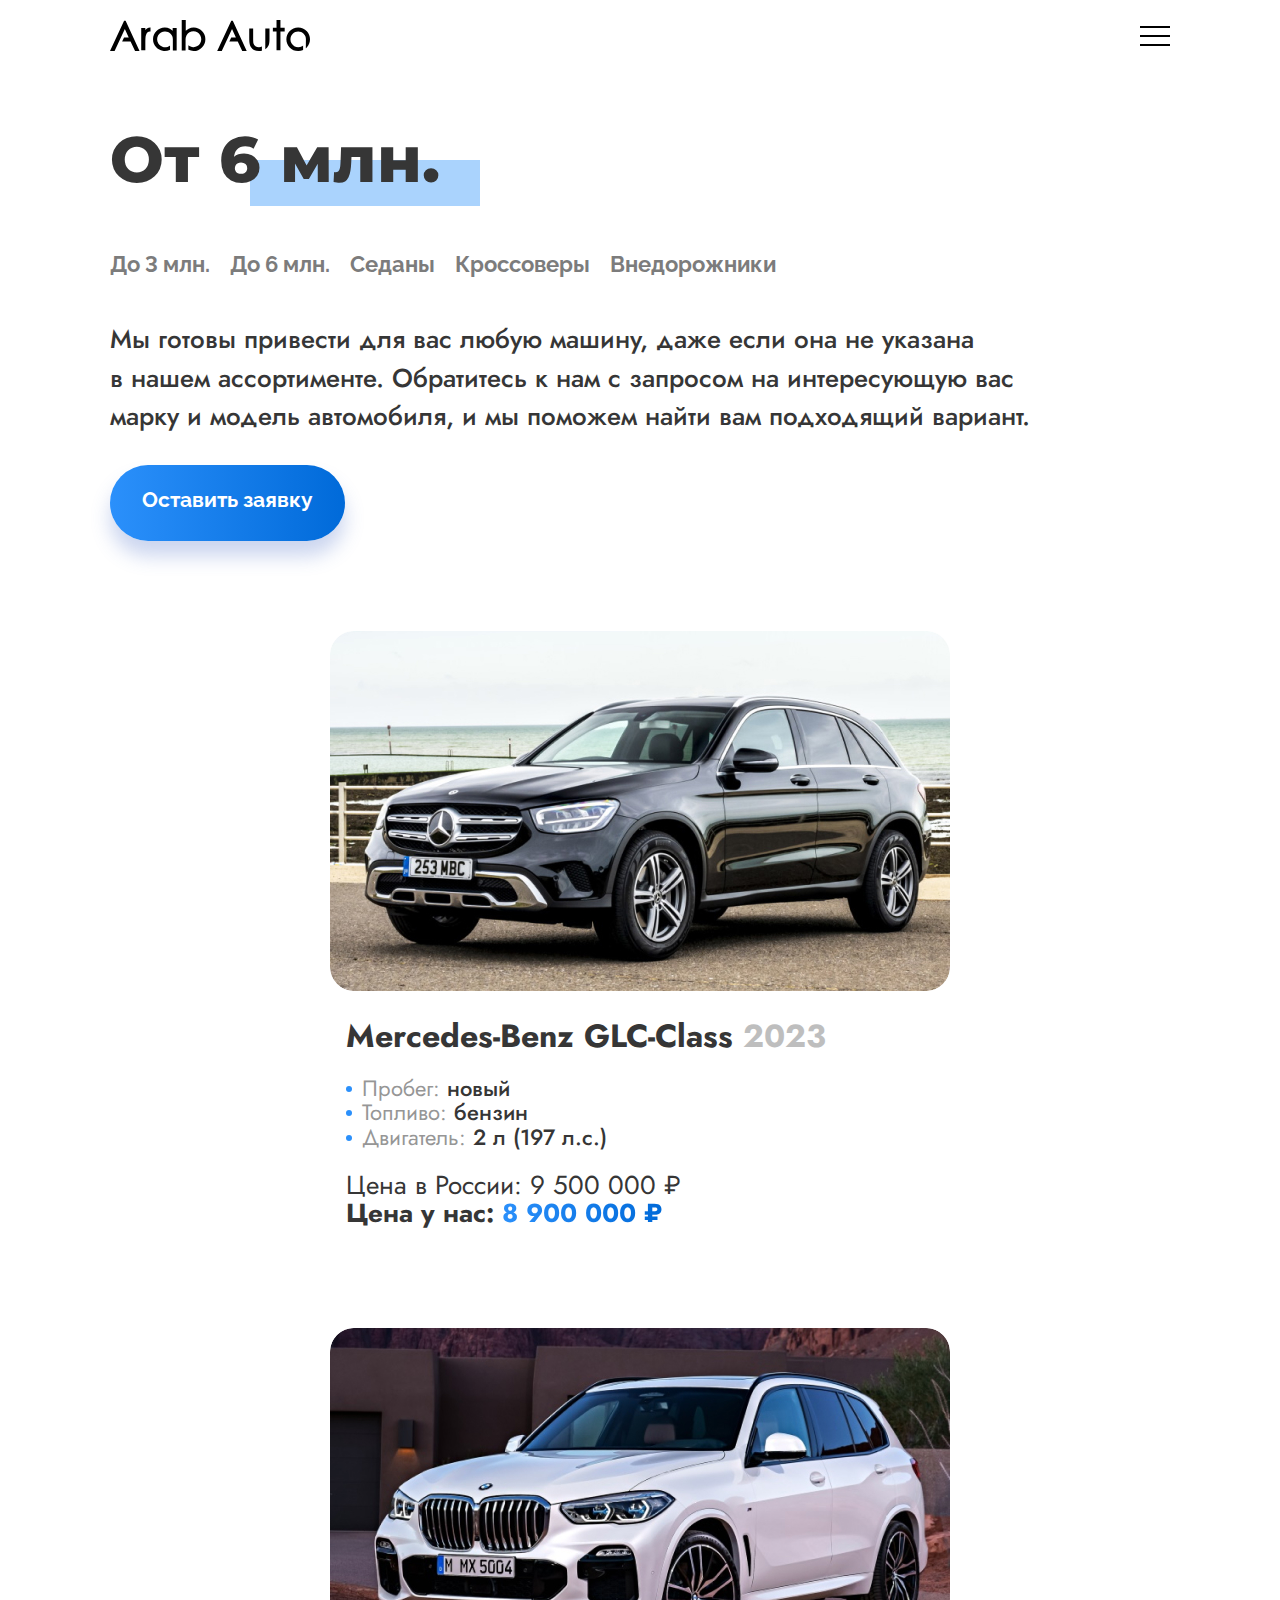
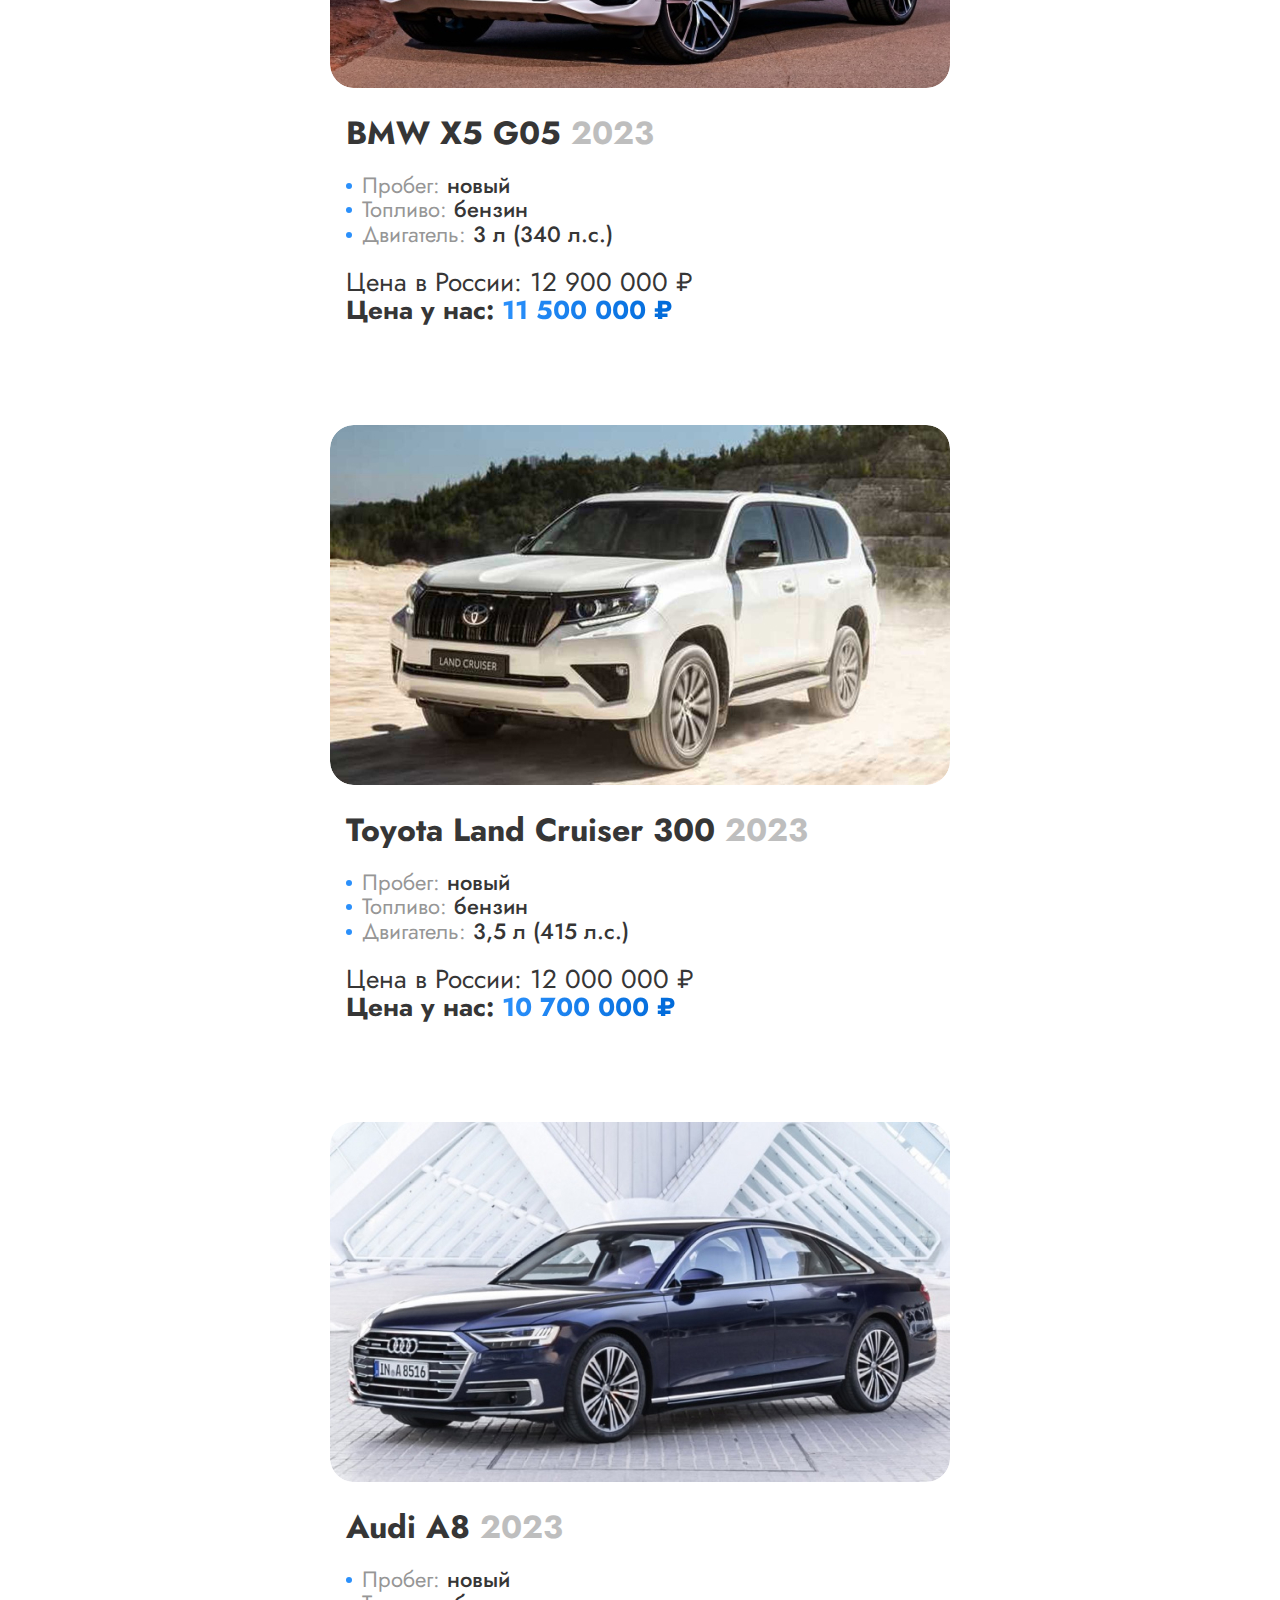
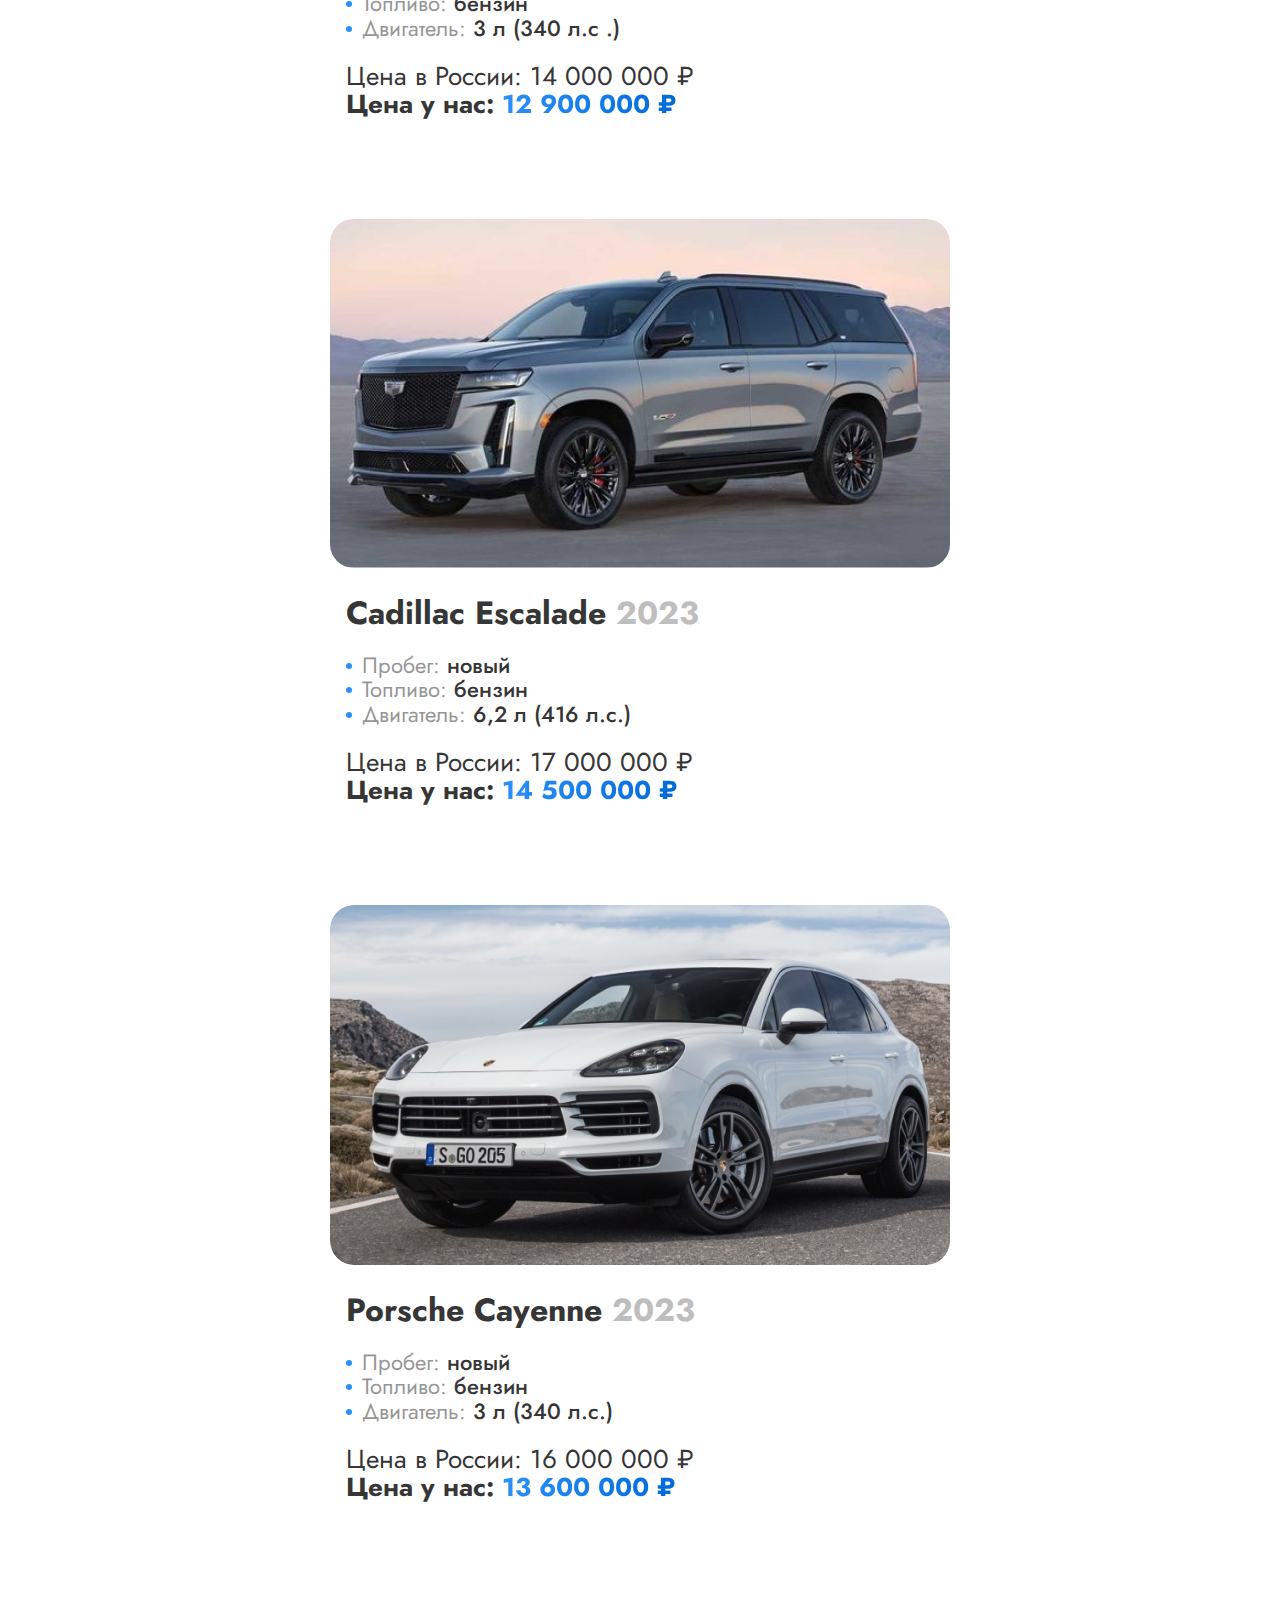
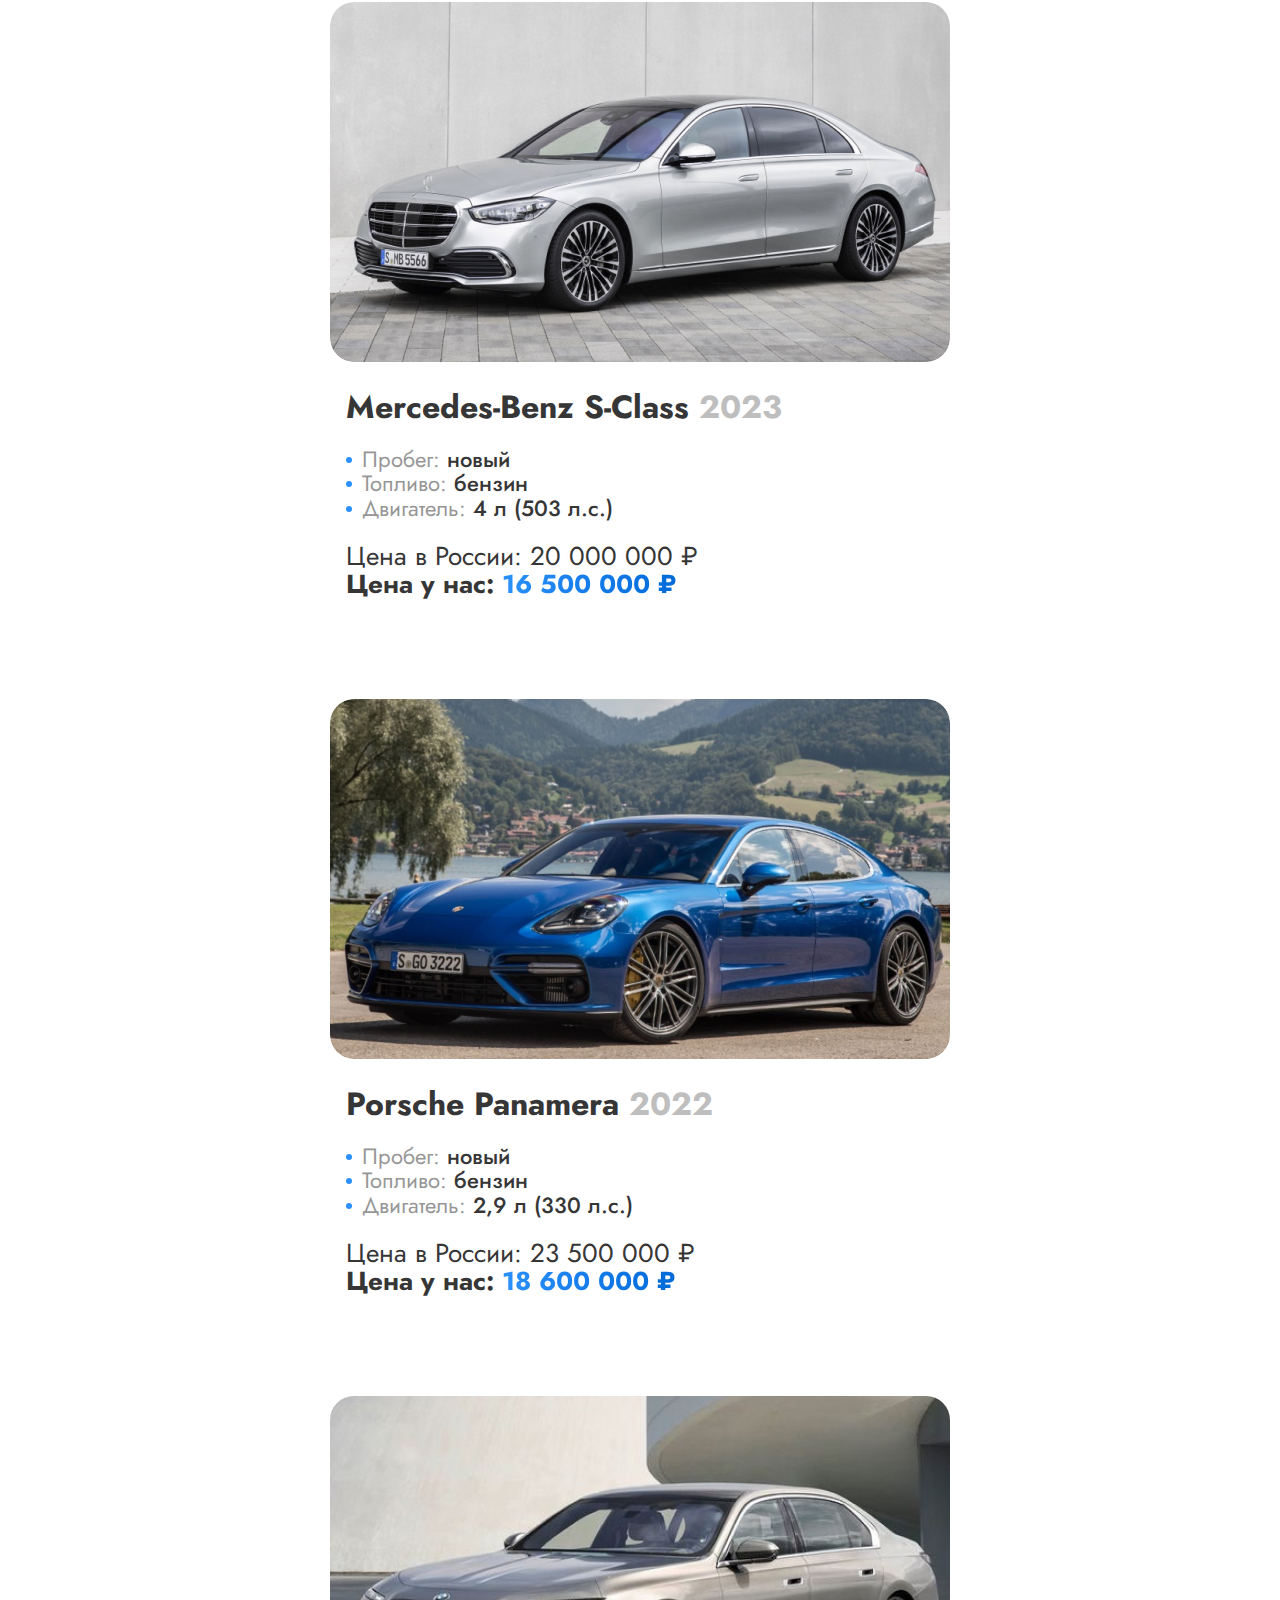
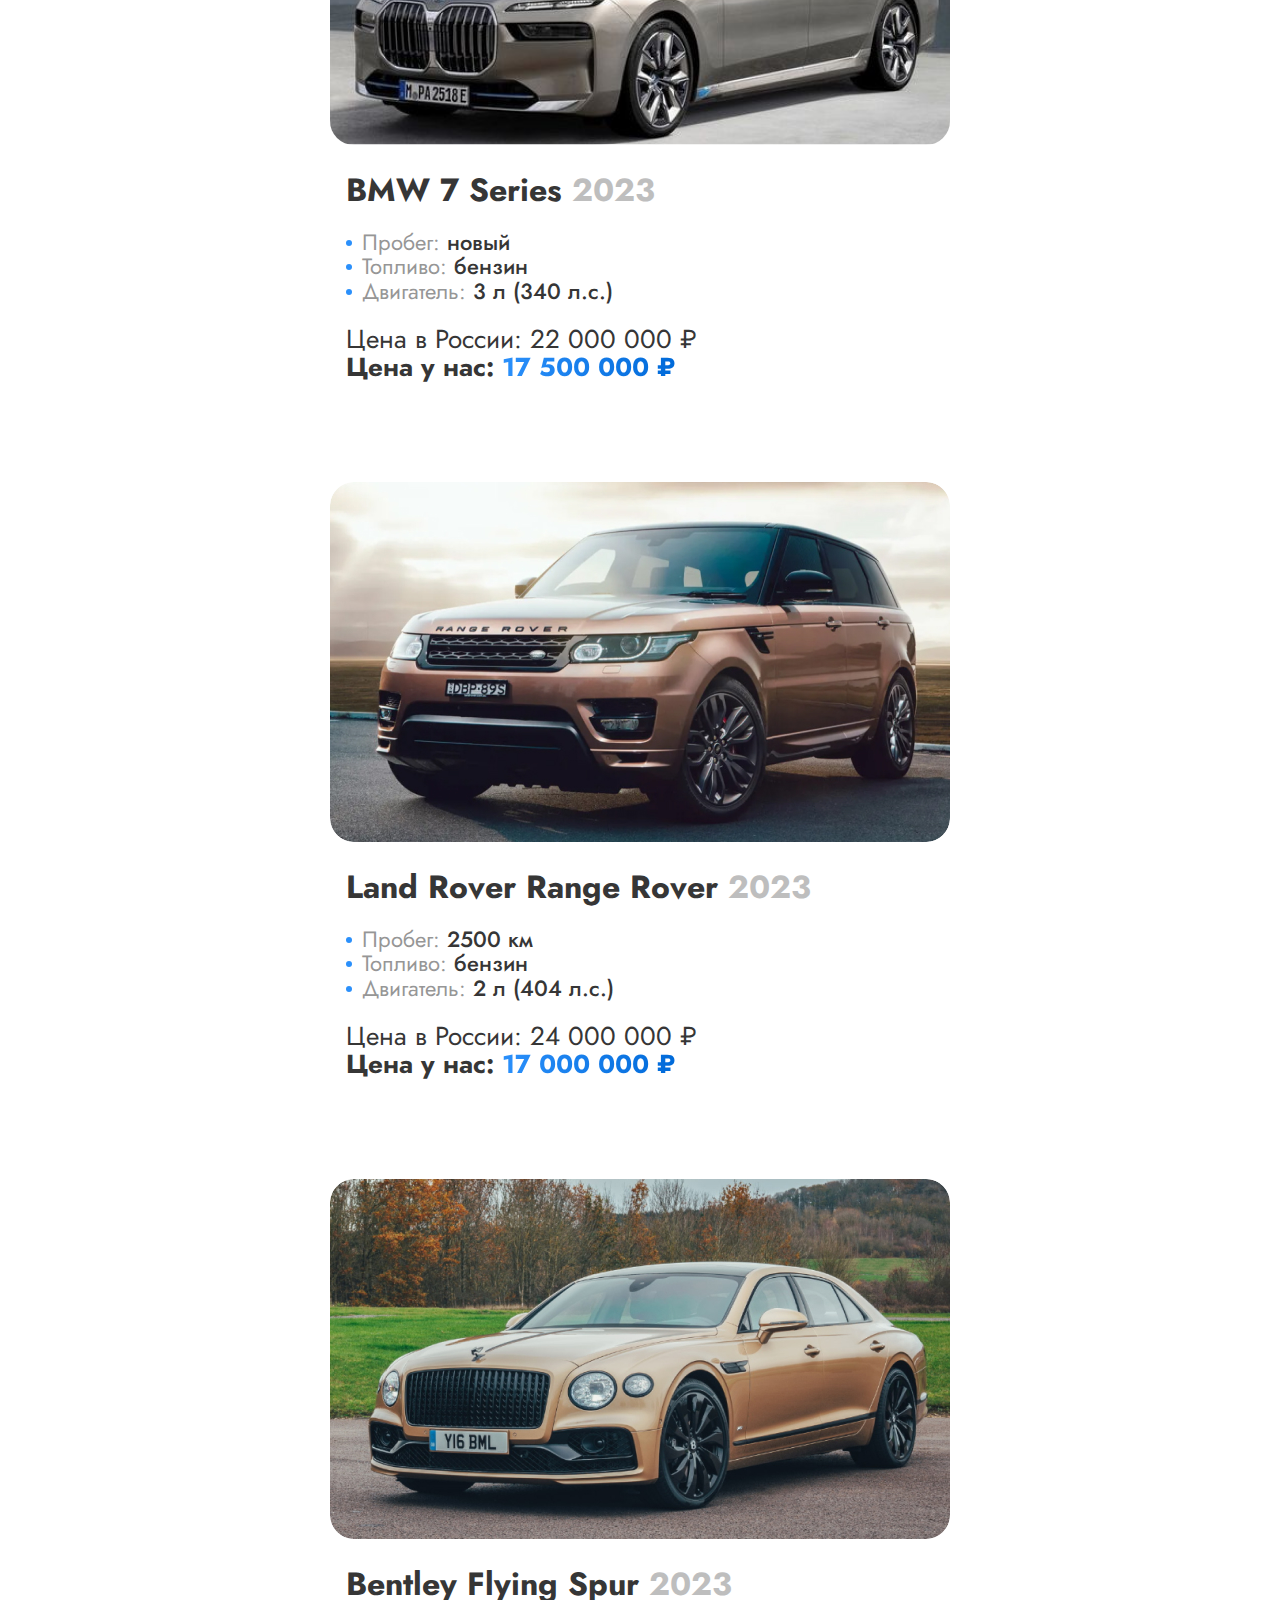
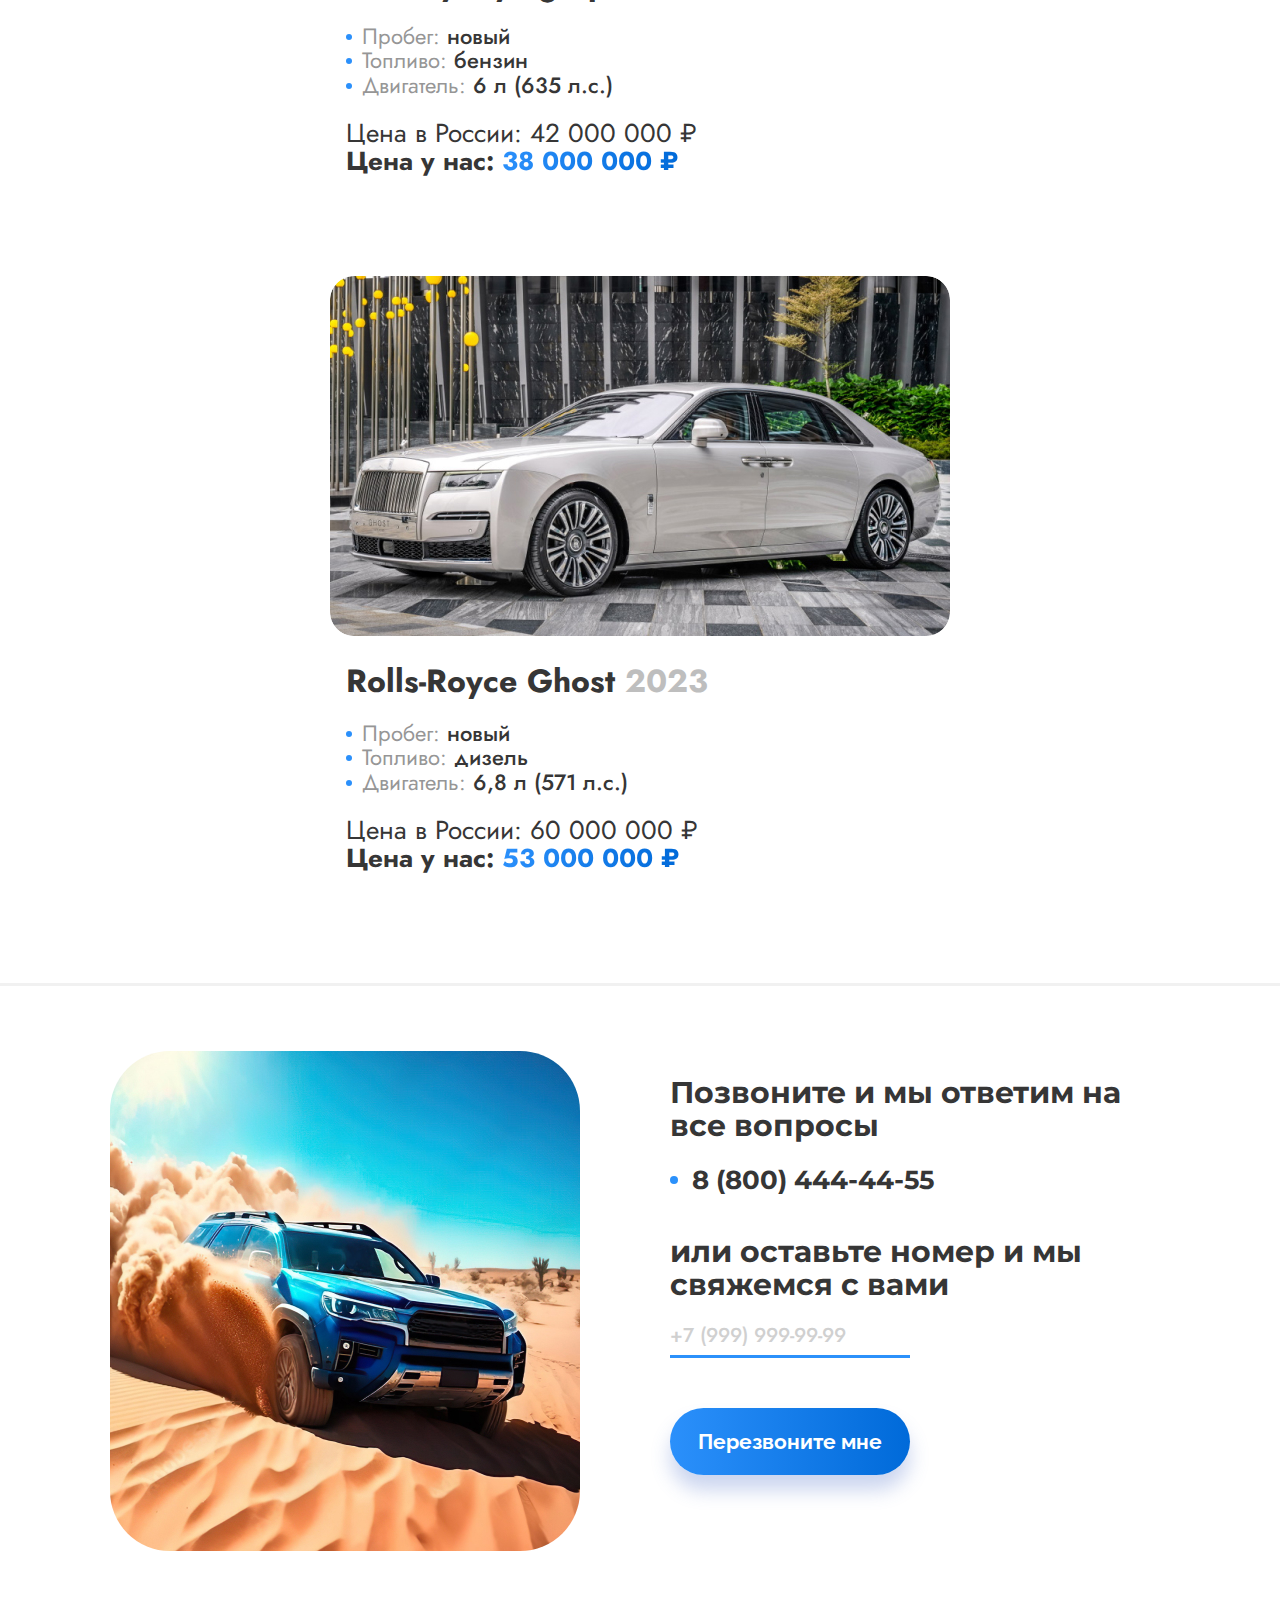
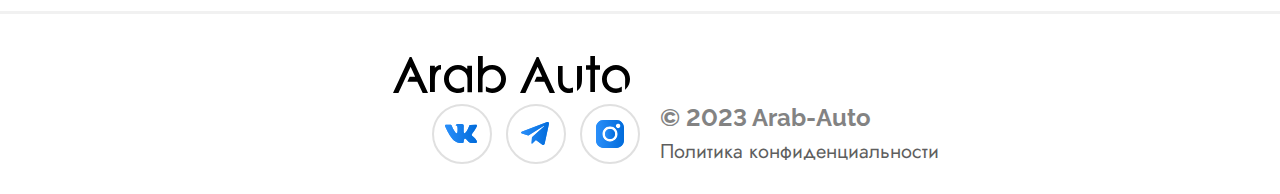
<file: 6milabove.html>
<!DOCTYPE html>
<html lang="en">

<head>
    <meta charset="UTF-8">
    <meta http-equiv="X-UA-Compatible" content="IE=edge">
    <meta name="viewport" content="width=device-width, initial-scale=1.0">
    <title>Catalogue</title>
    <link rel="stylesheet" href="./css/style.min.css">
    <link rel="preconnect" href="https://fonts.googleapis.com">
    <link rel="preconnect" href="https://fonts.gstatic.com" crossorigin>
    <link
        href="https://fonts.googleapis.com/css2?family=Inter:wght@600&family=Jost:wght@400;500;600;700&family=Montserrat:wght@400;700;800&family=Raleway:wght@700&display=swap"
        rel="stylesheet">
</head>

<body class="main__body">

    <!-- Header -->
    <header>
        <!-- Navbar -->
        <nav>
            <div class="container">
                <div class="navbar">
                    <div class="logo"> <a href="index.html"> <img src="./img/logo.svg" alt=""> </a> </div>
                    <ul class="menu">
                        <li class="menu__item menu__item-home"><a href="index.html" class="menu__item-link tocatalogue"
                                target="" data-scroll>Главная</a></li>
                                <li class="menu__item"><a href="index.html#leaders" class="menu__item-link" data-scroll>О нас</a></li>
                                <li class="menu__item"><a href="index.html#process" class="menu__item-link" data-scroll>Процесс</a></li>
                                <li class="menu__item"><a href="index.html#questions" class="menu__item-link" data-scroll>Вопросы</a></li>
                        <div class="menu__social">
                            <a href="#" class="menu__item-link menu__social-item" data-scroll><img src="./img/vk.svg"
                                    alt=""></a>
                            <a href="#" class="menu__item-link menu__soci   al-item" data-scroll><img src="./img/tg.svg"
                                    alt=""></a>
                            <a href="#" class="menu__item-link menu__social-item" data-scroll><img src="./img/insta.svg"
                                    alt=""></a>
                        </div>
                        <div class="tocopy">
                            <a href="#" class="menu__phone" id="menu__phone" data-scroll>8 (800) 444-44-55</a>
                            <p class="coupon-alert">Телефон скопирован</p>
                        </div>
                    </ul>
                    <div class="burger">
                        <span></span>
                    </div>
                </div>
            </div>
        </nav>
    </header>

    <section class="cars__section cars">
    <div class="container">
        <div class="cars__wrapper">
            <h1 class="cars__title leader__title title">От 6 <span>млн.</span></h1>
            <div class="cars__types">
                <a href="3mil.html" class="cars_type">До 3 млн.</a>
                <a href="6milunder.html" class="cars_type">До 6 млн.</a>
                <a href="catalogue.html" class="cars_type">Седаны</a>
                <a href="crossover.html" class="cars_type">Кроссоверы</a>
                <a href="jeep.html" class="cars_type">Внедорожники</a>
            </div>
        </div>
        <div class="cars__wrapper2">
            <div class="cars__text">Мы готовы привести для вас любую машину, даже если она не указана в нашем
                ассортименте. Обратитесь к нам с запросом на интересующую вас марку и модель автомобиля, и мы поможем
                найти вам подходящий вариант.
            </div>
            <a class="cars__button hero__buton-call" href="#call">Оставить заявку</a>
            <!-- <button class="cars__button " type="submit"><a href="#call" target="_blank">Оставить заявку</a></button> -->
        </div>
        <div class="cars__items">
            <div class="cars__item">
                <div class="cars__img"><img src="./img/cars/MercedesGLC.jpg" alt=""></div>
                <div class="cars__name">Mercedes-Benz GLC-Class <span>2023</span></div>
                <div class="cars__characterictics">
                    <div class="cars__characterictic">Пробег: <span>новый</span></div>
                    <div class="cars__characterictic">Топливо: <span>бензин</span></div>
                    <div class="cars__characterictic">Двигатель: <span>2 л (197 л.с.)</span></div>
                </div>
                <div class="cars__prices">
                    <div class="cars__price-russia">Цена в России: 9 500 000 ₽ </div>
                    <div class="cars__price-arab">Цена у нас: <span>8 900 000 ₽</span></div>
                </div>
            </div>
            <div class="cars__item">
                <div class="cars__img"><img src="./img/cars/BMWX5.jpg" alt=""></div>
                <div class="cars__name">BMW X5 G05 <span>2023</span></div>
                <div class="cars__characterictics">
                    <div class="cars__characterictic">Пробег: <span>новый</span></div>
                    <div class="cars__characterictic">Топливо: <span>бензин</span></div>
                    <div class="cars__characterictic">Двигатель: <span>3 л (340 л.с.)</span></div>
                </div>
                <div class="cars__prices">
                    <div class="cars__price-russia">Цена в России: 12 900 000 ₽ </div>
                    <div class="cars__price-arab">Цена у нас: <span>11 500 000 ₽</span></div>
                </div>
            </div>
            <div class="cars__item">
                <div class="cars__img"><img src="./img/cars/ToyotaLandCruiser.jpg" alt=""></div>
                <div class="cars__name">Toyota Land Cruiser 300 <span>2023</span></div>
                <div class="cars__characterictics">
                    <div class="cars__characterictic">Пробег: <span>новый</span></div>
                    <div class="cars__characterictic">Топливо: <span>бензин</span></div>
                    <div class="cars__characterictic">Двигатель: <span>3,5 л (415 л.с.)</span></div>
                </div>
                <div class="cars__prices">
                    <div class="cars__price-russia">Цена в России: 12 000 000 ₽ </div>
                    <div class="cars__price-arab">Цена у нас: <span>10 700 000 ₽</span></div>
                </div>
            </div>
            <div class="cars__item">
                <div class="cars__img"><img src="./img/cars/audia8.jpg" alt=""></div>
                <div class="cars__name">Audi A8 <span>2023</span></div>
                <div class="cars__characterictics">
                    <div class="cars__characterictic">Пробег: <span>новый</span></div>
                    <div class="cars__characterictic">Топливо: <span>бензин</span></div>
                    <div class="cars__characterictic">Двигатель: <span>3 л (340 л.с .)</span></div>
                </div>
                <div class="cars__prices">
                    <div class="cars__price-russia">Цена в России: 14 000 000 ₽</div>
                    <div class="cars__price-arab">Цена у нас: <span>12 900 000 ₽</span></div>
                </div>
            </div>
            <div class="cars__item">
                <div class="cars__img"><img src="./img/cars/cadilacescalade.png" alt=""></div>
                <div class="cars__name">Cadillac Escalade <span>2023</span></div>
                <div class="cars__characterictics">
                    <div class="cars__characterictic">Пробег: <span>новый</span></div>
                    <div class="cars__characterictic">Топливо: <span>бензин</span></div>
                    <div class="cars__characterictic">Двигатель: <span>6,2 л (416 л.с.)</span></div>
                </div>
                <div class="cars__prices">
                    <div class="cars__price-russia">Цена в России: 17 000 000 ₽ </div>
                    <div class="cars__price-arab">Цена у нас: <span>14 500 000 ₽</span></div>
                </div>
            </div>
            <div class="cars__item">
                <div class="cars__img"><img src="./img/cars/PorcheCayenne.jpg" alt=""></div>
                <div class="cars__name">Porsche Cayenne <span>2023</span></div>
                <div class="cars__characterictics">
                    <div class="cars__characterictic">Пробег: <span>новый</span></div>
                    <div class="cars__characterictic">Топливо: <span>бензин</span></div>
                    <div class="cars__characterictic">Двигатель: <span>3 л (340 л.с.)</span></div>
                </div>
                <div class="cars__prices">
                    <div class="cars__price-russia">Цена в России: 16 000 000 ₽ </div>
                    <div class="cars__price-arab">Цена у нас: <span>13 600 000 ₽</span></div>
                </div>
            </div>
            <div class="cars__item">
                <div class="cars__img"><img src="./img/cars/mercedessclass.jpg" alt=""></div>
                <div class="cars__name">Mercedes-Benz S-Class <span>2023</span></div>
                <div class="cars__characterictics">
                    <div class="cars__characterictic">Пробег: <span>новый</span></div>
                    <div class="cars__characterictic">Топливо: <span>бензин</span></div>
                    <div class="cars__characterictic">Двигатель: <span>4 л (503 л.с.)</span></div>
                </div>
                <div class="cars__prices">
                    <div class="cars__price-russia">Цена в России: 20 000 000 ₽</div>
                    <div class="cars__price-arab">Цена у нас: <span>16 500 000 ₽</span></div>
                </div>
            </div>
            <div class="cars__item">
                <div class="cars__img"><img src="./img/cars/porchepanamera.jpg" alt=""></div>
                <div class="cars__name">Porsche Panamera <span>2022</span></div>
                <div class="cars__characterictics">
                    <div class="cars__characterictic">Пробег: <span>новый</span></div>
                    <div class="cars__characterictic">Топливо: <span>бензин</span></div>
                    <div class="cars__characterictic">Двигатель: <span>2,9 л (330 л.с.)</span></div>
                </div>
                <div class="cars__prices">
                    <div class="cars__price-russia">Цена в России: 23 500 000 ₽</div>
                    <div class="cars__price-arab">Цена у нас: <span>18 600 000 ₽</span></div>
                </div>
            </div>
            <div class="cars__item">
                <div class="cars__img"><img src="./img/cars/bmwserie7.png" alt=""></div>
                <div class="cars__name">BMW 7 Series <span>2023</span></div>
                <div class="cars__characterictics">
                    <div class="cars__characterictic">Пробег: <span>новый</span></div>
                    <div class="cars__characterictic">Топливо: <span>бензин</span></div>
                    <div class="cars__characterictic">Двигатель: <span>3 л (340 л.с.)</span></div>
                </div>
                <div class="cars__prices">
                    <div class="cars__price-russia">Цена в России: 22 000 000 ₽</div>
                    <div class="cars__price-arab">Цена у нас: <span>17 500 000 ₽</span></div>
                </div>
            </div>
            <div class="cars__item">
                <div class="cars__img"><img src="./img/cars/LandRoverRangeRover.jpg" alt=""></div>
                <div class="cars__name">Land Rover Range Rover <span>2023</span></div>
                <div class="cars__characterictics">
                    <div class="cars__characterictic">Пробег: <span>2500 км</span></div>
                    <div class="cars__characterictic">Топливо: <span>бензин</span></div>
                    <div class="cars__characterictic">Двигатель: <span>2 л (404 л.с.)</span></div>
                </div>
                <div class="cars__prices">
                    <div class="cars__price-russia">Цена в России: 24 000 000 ₽ </div>
                    <div class="cars__price-arab">Цена у нас: <span>17 000 000 ₽</span></div>
                </div>
            </div>
            <div class="cars__item">
                <div class="cars__img"><img src="./img/cars/bentleyspur.jpg" alt=""></div>
                <div class="cars__name">Bentley Flying Spur <span>2023</span></div>
                <div class="cars__characterictics">
                    <div class="cars__characterictic">Пробег: <span>новый</span></div>
                    <div class="cars__characterictic">Топливо: <span>бензин</span></div>
                    <div class="cars__characterictic">Двигатель: <span>6 л (635 л.с.)</span></div>
                </div>
                <div class="cars__prices">
                    <div class="cars__price-russia">Цена в России: 42 000 000 ₽</div>
                    <div class="cars__price-arab">Цена у нас: <span>38 000 000 ₽</span></div>
                </div>
            </div>
            <div class="cars__item">
                <div class="cars__img"><img src="./img/cars/rrghost.jpg" alt=""></div>
                <div class="cars__name">Rolls-Royce Ghost <span>2023</span></div>
                <div class="cars__characterictics">
                    <div class="cars__characterictic">Пробег: <span>новый</span></div>
                    <div class="cars__characterictic">Топливо: <span>дизель</span></div>
                    <div class="cars__characterictic">Двигатель: <span>6,8 л (571 л.с.)</span></div>
                </div>
                <div class="cars__prices">
                    <div class="cars__price-russia">Цена в России: 60 000 000 ₽</div>
                    <div class="cars__price-arab">Цена у нас: <span>53 000 000 ₽</span></div>
                </div>
            </div>

        </div>
    </div>
</section>
    <section class="call__section call" id="call">
    <div class="container">
        <div class="call__wrapper">
            <div class="call__img"></div>
            <div class="hc-right">
                <div class="form-block">

                    <div class="form-title">Позвоните и мы ответим на все вопросы</div>
                    <div class="form-number">8 (800) 444-44-55</div>
                    <div class="form-text">или оставьте номер
                        и мы свяжемся с вами</div>

                    <form action="telegram.php" method="POST" class="form__call">
                        <input class="form__input" type="text" name="phone" placeholder="+7 (999) 999-99-99" id="phone">
                        <!-- <input type="tel" name="phone" placeholder="Oставьтe свoй нoмep" required=""> -->
                        <!-- <input type="text" name="email" placeholder="Ваш E-mail"> -->
                        <button type="submit" class="send-button hero__buton-call" onclick="checkAndOpenModal()">Перезвоните мне</button>
                    </form>

                </div>
            </div>
        </div>
        <!-- Modal -->
        <div class="modal__wrapper">
            <div class="modal">
                <div class="modal__close"> <img src="./img/cancel.svg" alt="cancel"></div>
                <img class="popup__img" src="./img/popup.svg" alt="">
                <div class="modal__title"><span>Спасибо за заявку! Мы перезвоним вам в течение 20 минут.</span> </div>
                <div class="modal__body">
                </div>
            </div>
        </div>
    </div>
    </div>
    </div>
</section>
    <?
    include ("some_file.php");
    ?>

    <!-- Main Page -->
    <main>

    </main>

    <!-- Footer -->
    <footer>
    <div class="container">
        <div class="footer__navbar">
            <a href="#navbar" class="footer__logo"><img src="./img/logo.svg" alt=""></a>
            <div class="footer__links">
                <a href="index.html" class="menu__item-link tocatalogue"
                        target="" data-scroll>Главная</a>
               <a href="#call" class="menu__item-link" data-scroll>Контакты</a>
            </div>
            <div class="footer__socials">
                <div class="footer__social"><img src="./img/vk.svg" alt=""></div>
                <div class="footer__social"><img src="./img/tg.svg" alt=""></div>
                <div class="footer__social"><img src="./img/insta.svg" alt=""></div>
            </div>
            <div class="footer__copy">
                <div class="footer__copy-year">© 2023 Arab-Auto</div>
                <div class="footer__copy-text">Политика конфиденциальности</div>
            </div>
        </div>
</footer>


</body>

<script src="./js/scripts.min.js"></script>


</html>
</file>
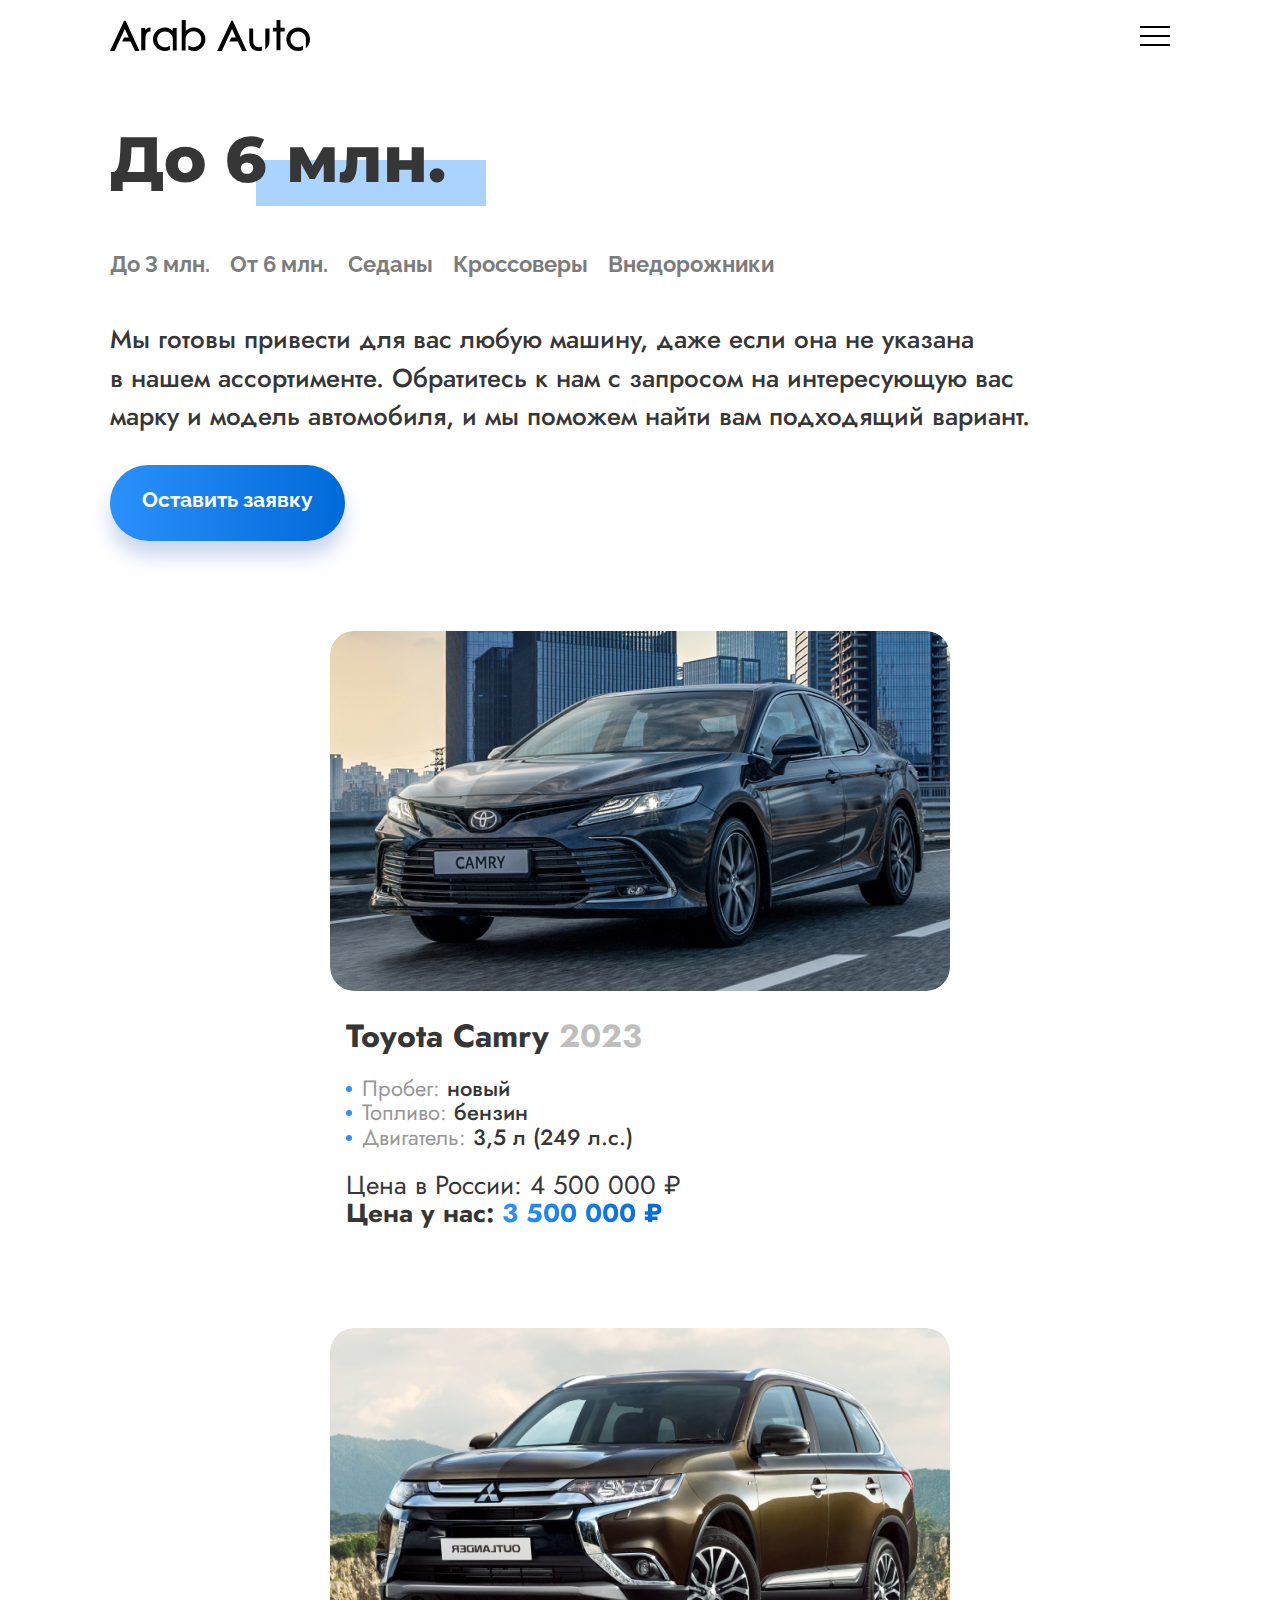
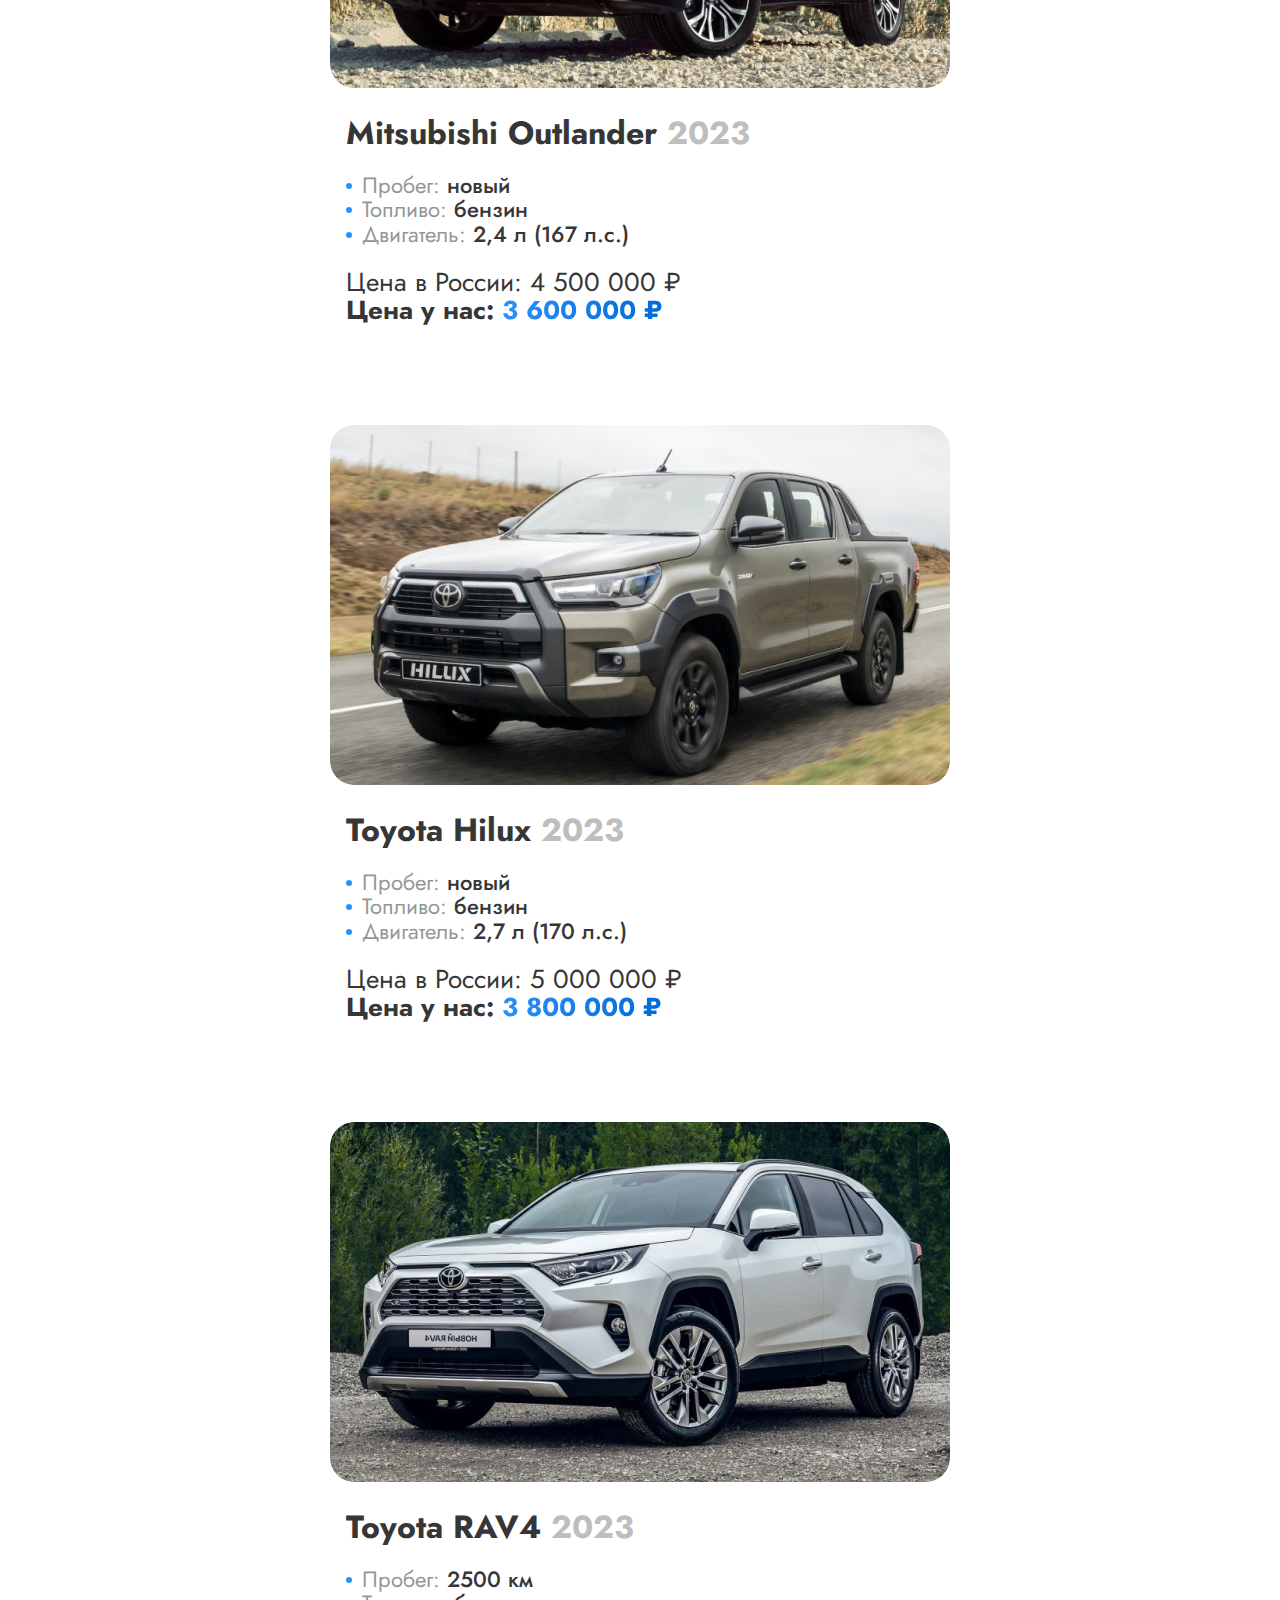
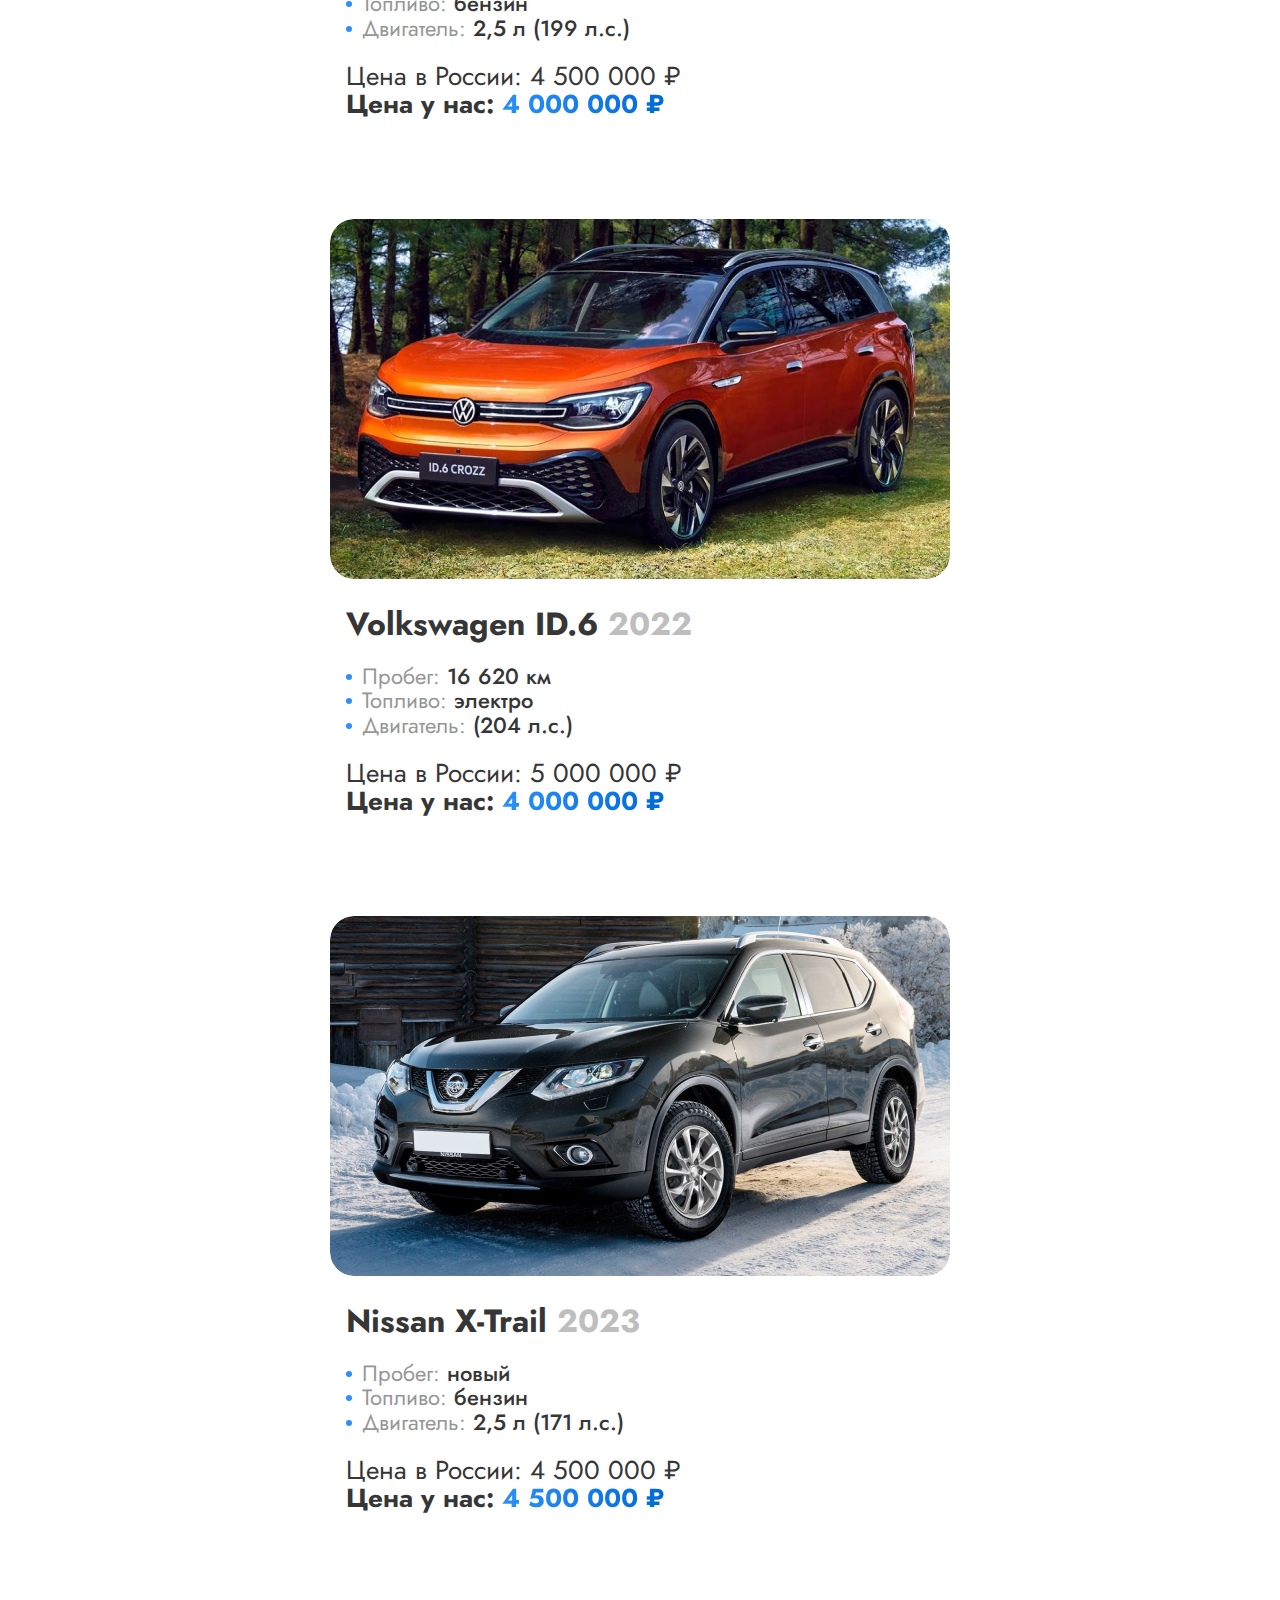
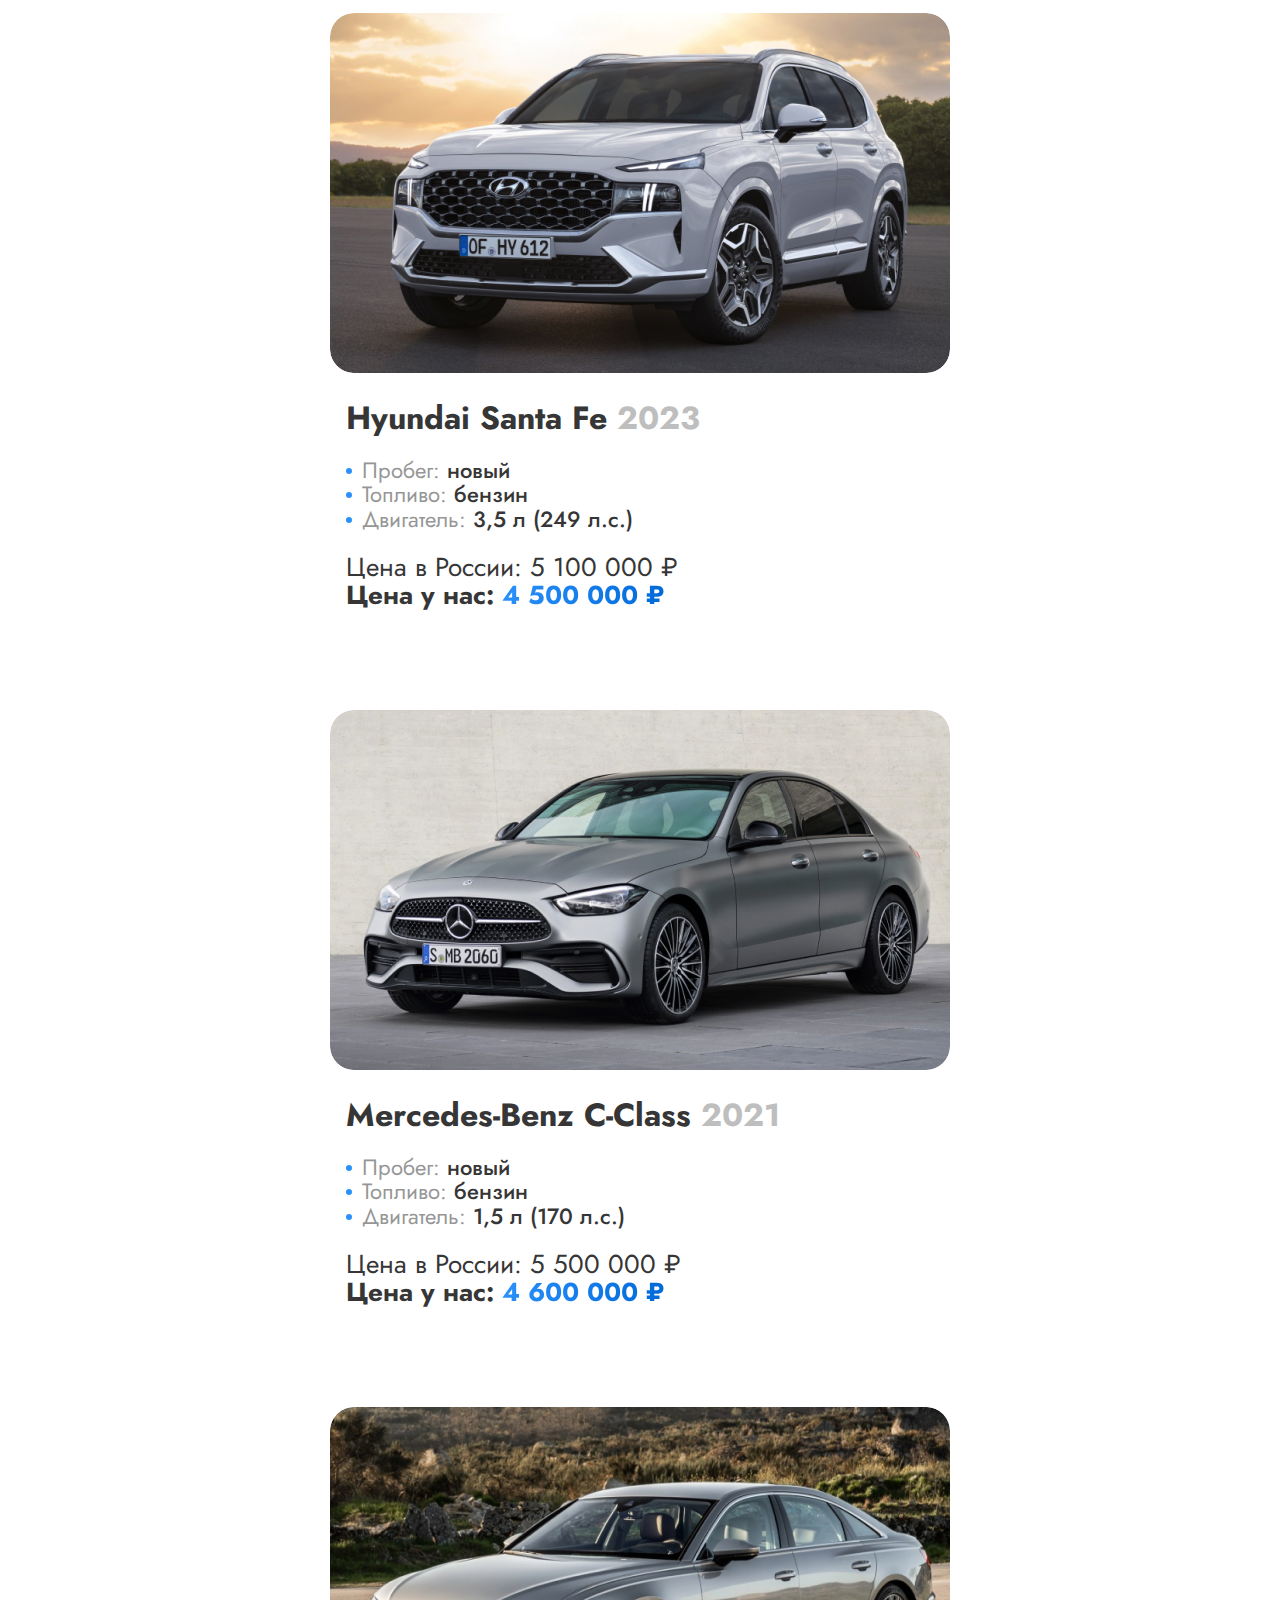
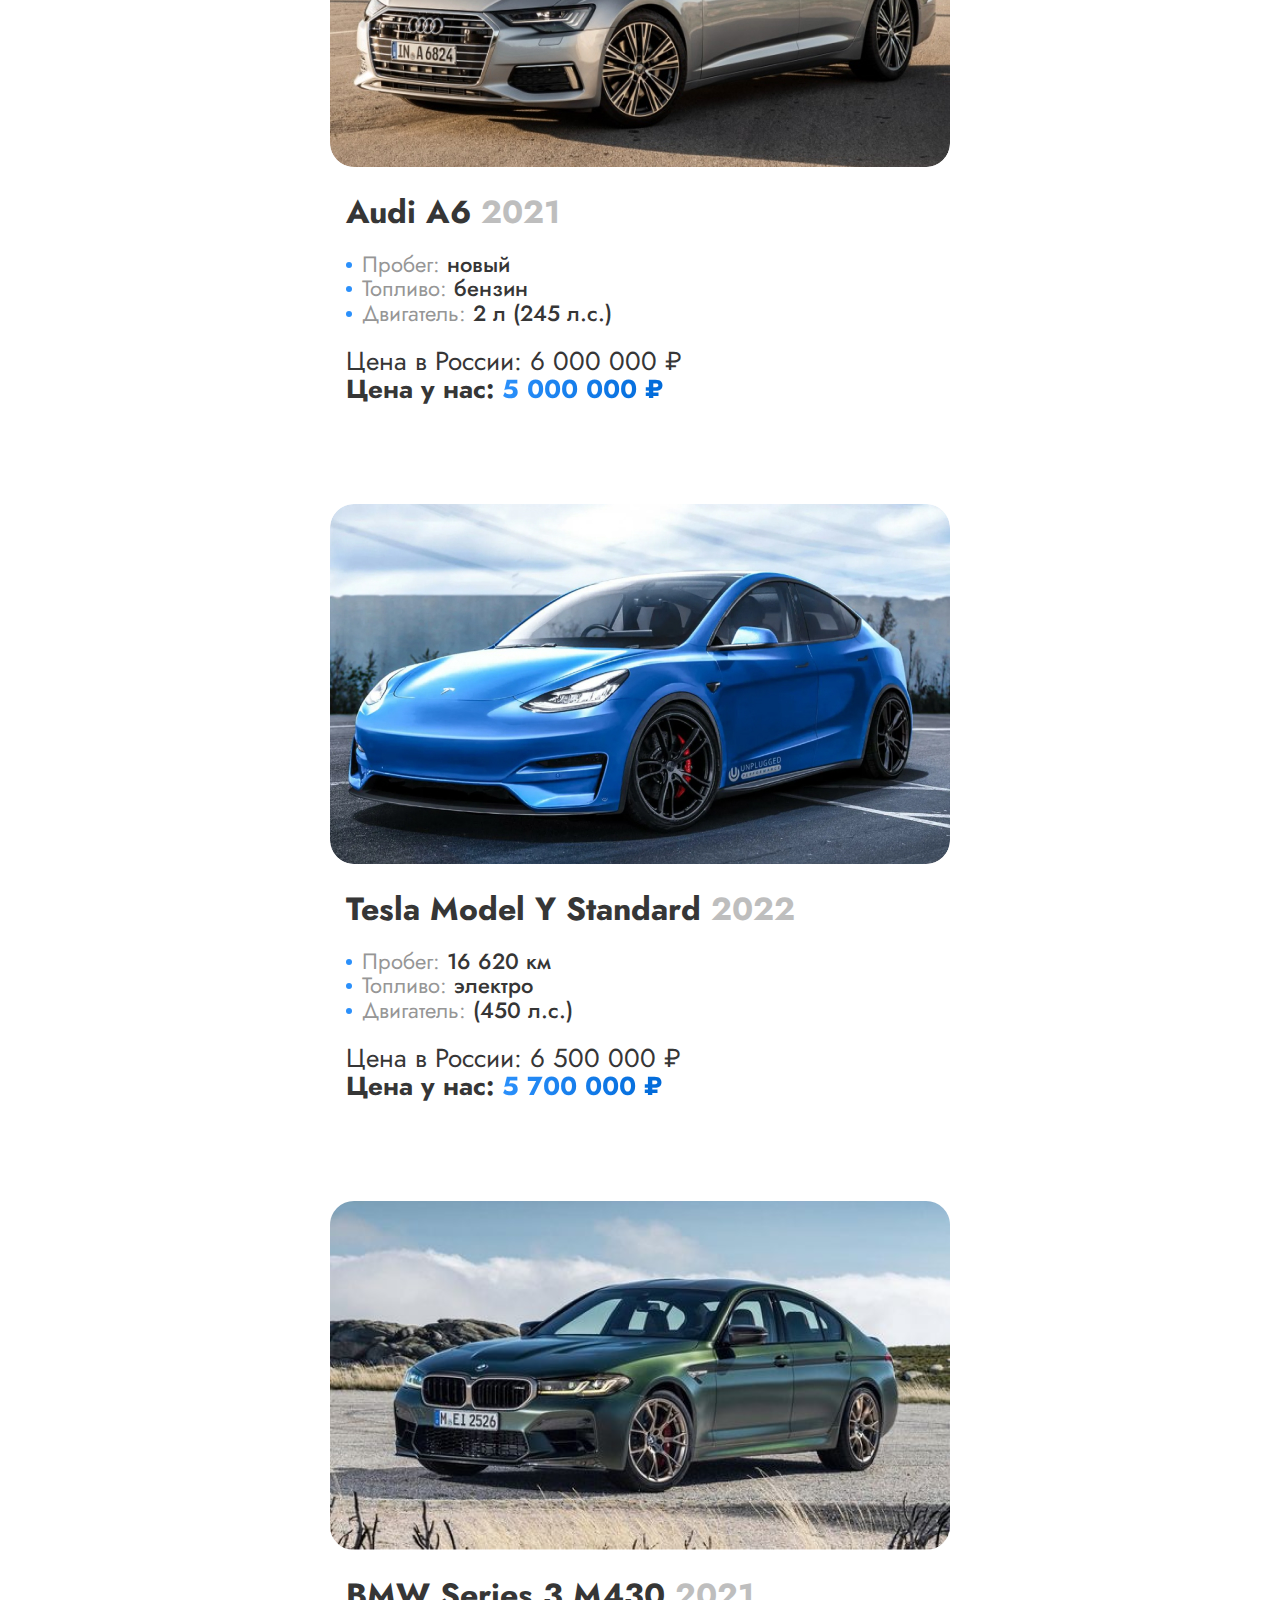
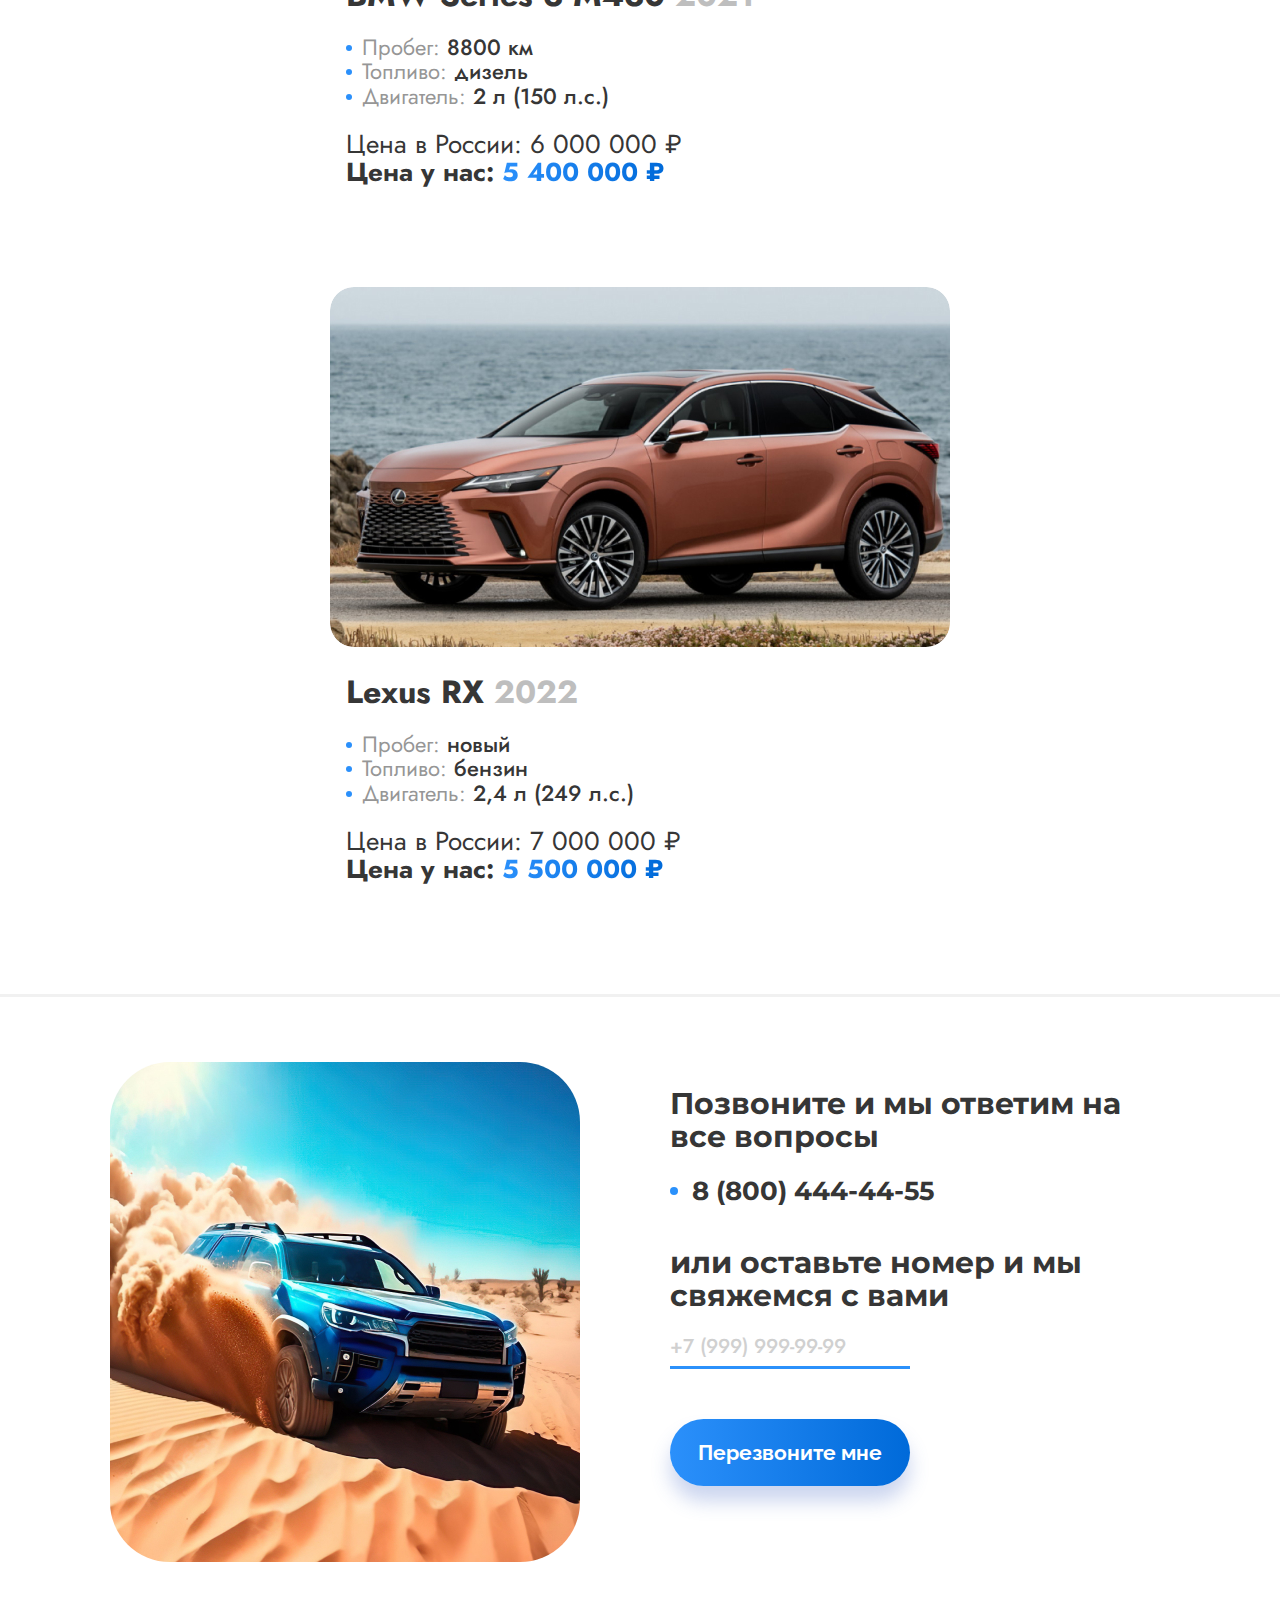
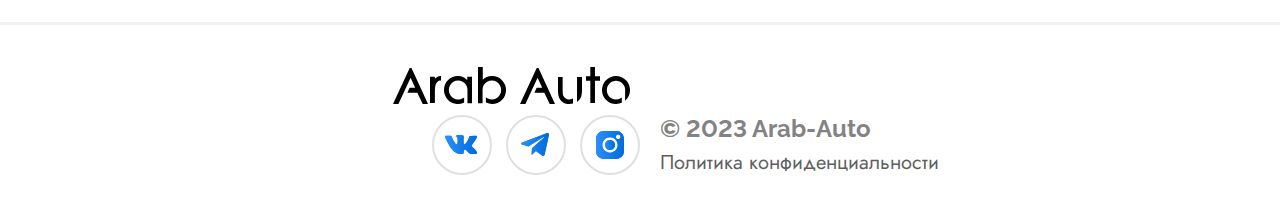
<file: 6milunder.html>
<!DOCTYPE html>
<html lang="en">

<head>
    <meta charset="UTF-8">
    <meta http-equiv="X-UA-Compatible" content="IE=edge">
    <meta name="viewport" content="width=device-width, initial-scale=1.0">
    <title>Catalogue</title>
    <link rel="stylesheet" href="./css/style.min.css">
    <link rel="preconnect" href="https://fonts.googleapis.com">
    <link rel="preconnect" href="https://fonts.gstatic.com" crossorigin>
    <link
        href="https://fonts.googleapis.com/css2?family=Inter:wght@600&family=Jost:wght@400;500;600;700&family=Montserrat:wght@400;700;800&family=Raleway:wght@700&display=swap"
        rel="stylesheet">
</head>

<body class="main__body">

    <!-- Header -->
    <header>
        <!-- Navbar -->
        <nav>
            <div class="container">
                <div class="navbar">
                    <div class="logo"> <a href="index.html"> <img src="./img/logo.svg" alt=""> </a> </div>
                    <ul class="menu">
                        <li class="menu__item menu__item-home"><a href="index.html" class="menu__item-link tocatalogue"
                                target="" data-scroll>Главная</a></li>
                                <li class="menu__item"><a href="index.html#leaders" class="menu__item-link" data-scroll>О нас</a></li>
                                <li class="menu__item"><a href="index.html#process" class="menu__item-link" data-scroll>Процесс</a></li>
                                <li class="menu__item"><a href="index.html#questions" class="menu__item-link" data-scroll>Вопросы</a></li>
                        <div class="menu__social">
                            <a href="#" class="menu__item-link menu__social-item" data-scroll><img src="./img/vk.svg"
                                    alt=""></a>
                            <a href="#" class="menu__item-link menu__soci   al-item" data-scroll><img src="./img/tg.svg"
                                    alt=""></a>
                            <a href="#" class="menu__item-link menu__social-item" data-scroll><img src="./img/insta.svg"
                                    alt=""></a>
                        </div>
                        <div class="tocopy">
                            <a href="#" class="menu__phone" id="menu__phone" data-scroll>8 (800) 444-44-55</a>
                            <p class="coupon-alert">Телефон скопирован</p>
                        </div>
                    </ul>
                    <div class="burger">
                        <span></span>
                    </div>
                </div>
            </div>
        </nav>
    </header>

    <section class="cars__section cars">
    <div class="container">
        <div class="cars__wrapper">
            <h1 class="cars__title leader__title title">До 6 <span>млн.</span></h1>
            <div class="cars__types">
                <a href="3mil.html" class="cars_type">До 3 млн.</a>
                <a href="6milabove.html" class="cars_type">От 6 млн.</a>
                <a href="catalogue.html" class="cars_type">Седаны</a>
                <a href="crossover.html" class="cars_type">Кроссоверы</a>
                <a href="jeep.html" class="cars_type">Внедорожники</a>
            </div>
        </div>
        <div class="cars__wrapper2">
            <div class="cars__text">Мы готовы привести для вас любую машину, даже если она не указана в нашем
                ассортименте. Обратитесь к нам с запросом на интересующую вас марку и модель автомобиля, и мы поможем
                найти вам подходящий вариант.
            </div>
            <a class="cars__button hero__buton-call" href="#call">Оставить заявку</a>
            <!-- <button class="cars__button " type="submit"><a href="#call" target="_blank">Оставить заявку</a></button> -->
        </div>
        <div class="cars__items">
            <div class="cars__item">
                <div class="cars__img"><img src="./img/cars/toyotacamry.jpg" alt=""></div>
                <div class="cars__name">Toyota Camry <span>2023</span></div>
                <div class="cars__characterictics">
                    <div class="cars__characterictic">Пробег: <span>новый</span></div>
                    <div class="cars__characterictic">Топливо: <span>бензин</span></div>
                    <div class="cars__characterictic">Двигатель: <span>3,5 л (249 л.с.)</span></div>
                </div>
                <div class="cars__prices">
                    <div class="cars__price-russia">Цена в России: 4 500 000 ₽</div>
                    <div class="cars__price-arab">Цена у нас: <span>3 500 000 ₽</span></div>
                </div>
            </div>
            <div class="cars__item">
                <div class="cars__img"><img src="./img/cars/mitsubishiOutlander.jpg" alt=""></div>
                <div class="cars__name">Mitsubishi Outlander <span>2023</span></div>
                <div class="cars__characterictics">
                    <div class="cars__characterictic">Пробег: <span>новый</span></div>
                    <div class="cars__characterictic">Топливо: <span>бензин</span></div>
                    <div class="cars__characterictic">Двигатель: <span>2,4 л (167 л.с.)</span></div>
                </div>
                <div class="cars__prices">
                    <div class="cars__price-russia">Цена в России: 4 500 000 ₽ </div>
                    <div class="cars__price-arab">Цена у нас: <span>3 600 000 ₽</span></div>
                </div>
            </div>
            <div class="cars__item">
                <div class="cars__img"><img src="./img/cars/ToyotaHilux.jpg" alt=""></div>
                <div class="cars__name">Toyota Hilux <span>2023</span></div>
                <div class="cars__characterictics">
                    <div class="cars__characterictic">Пробег: <span>новый</span></div>
                    <div class="cars__characterictic">Топливо: <span>бензин</span></div>
                    <div class="cars__characterictic">Двигатель: <span>2,7 л (170 л.с.)</span></div>
                </div>
                <div class="cars__prices">
                    <div class="cars__price-russia">Цена в России: 5 000 000 ₽ </div>
                    <div class="cars__price-arab">Цена у нас: <span>3 800 000 ₽</span></div>
                </div>
            </div>
            <div class="cars__item">
                <div class="cars__img"><img src="./img/cars/toyotaRAV4.jpg" alt=""></div>
                <div class="cars__name">Toyota RAV4 <span>2023</span></div>
                <div class="cars__characterictics">
                    <div class="cars__characterictic">Пробег: <span>2500 км</span></div>
                    <div class="cars__characterictic">Топливо: <span>бензин</span></div>
                    <div class="cars__characterictic">Двигатель: <span>2,5 л (199 л.с.)</span></div>
                </div>
                <div class="cars__prices">
                    <div class="cars__price-russia">Цена в России: 4 500 000 ₽ </div>
                    <div class="cars__price-arab">Цена у нас: <span>4 000 000 ₽</span></div>
                </div>
            </div>
            <div class="cars__item">
                <div class="cars__img"><img src="./img/cars/volkswagenID6.jpg" alt=""></div>
                <div class="cars__name">Volkswagen ID.6 <span>2022</span></div>
                <div class="cars__characterictics">
                    <div class="cars__characterictic">Пробег: <span>16 620 км</span></div>
                    <div class="cars__characterictic">Топливо: <span>электро</span></div>
                    <div class="cars__characterictic">Двигатель: <span>(204 л.с.)</span></div>
                </div>
                <div class="cars__prices">
                    <div class="cars__price-russia">Цена в России: 5 000 000 ₽ </div>
                    <div class="cars__price-arab">Цена у нас: <span>4 000 000 ₽</span></div>
                </div>
            </div>
            <div class="cars__item">
                <div class="cars__img"><img src="./img/cars/NissanXTrail.jpg" alt=""></div>
                <div class="cars__name">Nissan X-Trail <span>2023</span></div>
                <div class="cars__characterictics">
                    <div class="cars__characterictic">Пробег: <span>новый</span></div>
                    <div class="cars__characterictic">Топливо: <span>бензин</span></div>
                    <div class="cars__characterictic">Двигатель: <span>2,5 л (171 л.с.)</span></div>
                </div>
                <div class="cars__prices">
                    <div class="cars__price-russia">Цена в России: 4 500 000 ₽ </div>
                    <div class="cars__price-arab">Цена у нас: <span>4 500 000  ₽</span></div>
                </div>
            </div>
            <div class="cars__item">
                <div class="cars__img"><img src="./img/cars/HyundaiSantaFe.jpg" alt=""></div>
                <div class="cars__name">Hyundai Santa Fe <span>2023</span></div>
                <div class="cars__characterictics">
                    <div class="cars__characterictic">Пробег: <span>новый</span></div>
                    <div class="cars__characterictic">Топливо: <span>бензин</span></div>
                    <div class="cars__characterictic">Двигатель: <span>3,5 л (249 л.с.)</span></div>
                </div>
                <div class="cars__prices">
                    <div class="cars__price-russia">Цена в России: 5 100 000 ₽ </div>
                    <div class="cars__price-arab">Цена у нас: <span>4 500 000  ₽</span></div>
                </div>
            </div>
            <div class="cars__item">
                <div class="cars__img"><img src="./img/cars/mercedescclass.jpg" alt=""></div>
                <div class="cars__name">Mercedes-Benz C-Class <span>2021</span></div>
                <div class="cars__characterictics">
                    <div class="cars__characterictic">Пробег: <span>новый</span></div>
                    <div class="cars__characterictic">Топливо: <span>бензин</span></div>
                    <div class="cars__characterictic">Двигатель: <span>1,5 л (170 л.с.)</span></div>
                </div>
                <div class="cars__prices">
                    <div class="cars__price-russia">Цена в России: 5 500 000 ₽ </div>
                    <div class="cars__price-arab">Цена у нас: <span>4 600 000 ₽</span></div>
                </div>
            </div>
            <div class="cars__item">
                <div class="cars__img"><img src="./img/cars/audia6.jpg" alt=""></div>
                <div class="cars__name">Audi A6 <span>2021</span></div>
                <div class="cars__characterictics">
                    <div class="cars__characterictic">Пробег: <span>новый</span></div>
                    <div class="cars__characterictic">Топливо: <span>бензин</span></div>
                    <div class="cars__characterictic">Двигатель: <span>2 л (245 л.с.)</span></div>
                </div>
                <div class="cars__prices">
                    <div class="cars__price-russia">Цена в России: 6 000 000 ₽</div>
                    <div class="cars__price-arab">Цена у нас: <span>5 000 000 ₽</span></div>
                </div>
            </div>
            <div class="cars__item">
                <div class="cars__img"><img src="./img/cars/TeslaModelY.jpg" alt=""></div>
                <div class="cars__name">Tesla Model Y Standard <span>2022</span></div>
                <div class="cars__characterictics">
                    <div class="cars__characterictic">Пробег: <span>16 620 км</span></div>
                    <div class="cars__characterictic">Топливо: <span>электро</span></div>
                    <div class="cars__characterictic">Двигатель: <span>(450 л.с.)</span></div>
                </div>
                <div class="cars__prices">
                    <div class="cars__price-russia">Цена в России: 6 500 000 ₽ </div>
                    <div class="cars__price-arab">Цена у нас: <span>5 700 000 ₽</span></div>
                </div>
            </div>
            <div class="cars__item">
                <div class="cars__img"><img src="./img/cars/bmwSeries3.png" alt=""></div>
                <div class="cars__name">BMW Series 3 M430 <span>2021</span></div>
                <div class="cars__characterictics">
                    <div class="cars__characterictic">Пробег: <span>8800 км</span></div>
                    <div class="cars__characterictic">Топливо: <span>дизель</span></div>
                    <div class="cars__characterictic">Двигатель: <span>2 л (150 л.с.)</span></div>
                </div>
                <div class="cars__prices">
                    <div class="cars__price-russia">Цена в России: 6 000 000 ₽</div>
                    <div class="cars__price-arab">Цена у нас: <span>5 400 000 ₽</span></div>
                </div>
            </div>
            <div class="cars__item">
                <div class="cars__img"><img src="./img/cars/LexusRX.jpg" alt=""></div>
                <div class="cars__name">Lexus RX <span>2022</span></div>
                <div class="cars__characterictics">
                    <div class="cars__characterictic">Пробег: <span>новый</span></div>
                    <div class="cars__characterictic">Топливо: <span>бензин</span></div>
                    <div class="cars__characterictic">Двигатель: <span>2,4 л (249 л.с.)</span></div>
                </div>
                <div class="cars__prices">
                    <div class="cars__price-russia">Цена в России: 7 000 000 ₽ </div>
                    <div class="cars__price-arab">Цена у нас: <span>5 500 000 ₽</span></div>
                </div>
            </div>

        </div>
    </div>
</section>
    <section class="call__section call" id="call">
    <div class="container">
        <div class="call__wrapper">
            <div class="call__img"></div>
            <div class="hc-right">
                <div class="form-block">

                    <div class="form-title">Позвоните и мы ответим на все вопросы</div>
                    <div class="form-number">8 (800) 444-44-55</div>
                    <div class="form-text">или оставьте номер
                        и мы свяжемся с вами</div>

                    <form action="telegram.php" method="POST" class="form__call">
                        <input class="form__input" type="text" name="phone" placeholder="+7 (999) 999-99-99" id="phone">
                        <!-- <input type="tel" name="phone" placeholder="Oставьтe свoй нoмep" required=""> -->
                        <!-- <input type="text" name="email" placeholder="Ваш E-mail"> -->
                        <button type="submit" class="send-button hero__buton-call" onclick="checkAndOpenModal()">Перезвоните мне</button>
                    </form>

                </div>
            </div>
        </div>
        <!-- Modal -->
        <div class="modal__wrapper">
            <div class="modal">
                <div class="modal__close"> <img src="./img/cancel.svg" alt="cancel"></div>
                <img class="popup__img" src="./img/popup.svg" alt="">
                <div class="modal__title"><span>Спасибо за заявку! Мы перезвоним вам в течение 20 минут.</span> </div>
                <div class="modal__body">
                </div>
            </div>
        </div>
    </div>
    </div>
    </div>
</section>
    <?
    include ("some_file.php");
    ?>

    <!-- Main Page -->
    <main>

    </main>

    <!-- Footer -->
    <footer>
    <div class="container">
        <div class="footer__navbar">
            <a href="#navbar" class="footer__logo"><img src="./img/logo.svg" alt=""></a>
            <div class="footer__links">
                <a href="index.html" class="menu__item-link tocatalogue"
                        target="" data-scroll>Главная</a>
               <a href="#call" class="menu__item-link" data-scroll>Контакты</a>
            </div>
            <div class="footer__socials">
                <div class="footer__social"><img src="./img/vk.svg" alt=""></div>
                <div class="footer__social"><img src="./img/tg.svg" alt=""></div>
                <div class="footer__social"><img src="./img/insta.svg" alt=""></div>
            </div>
            <div class="footer__copy">
                <div class="footer__copy-year">© 2023 Arab-Auto</div>
                <div class="footer__copy-text">Политика конфиденциальности</div>
            </div>
        </div>
</footer>


</body>

<script src="./js/scripts.min.js"></script>


</html>
</file>
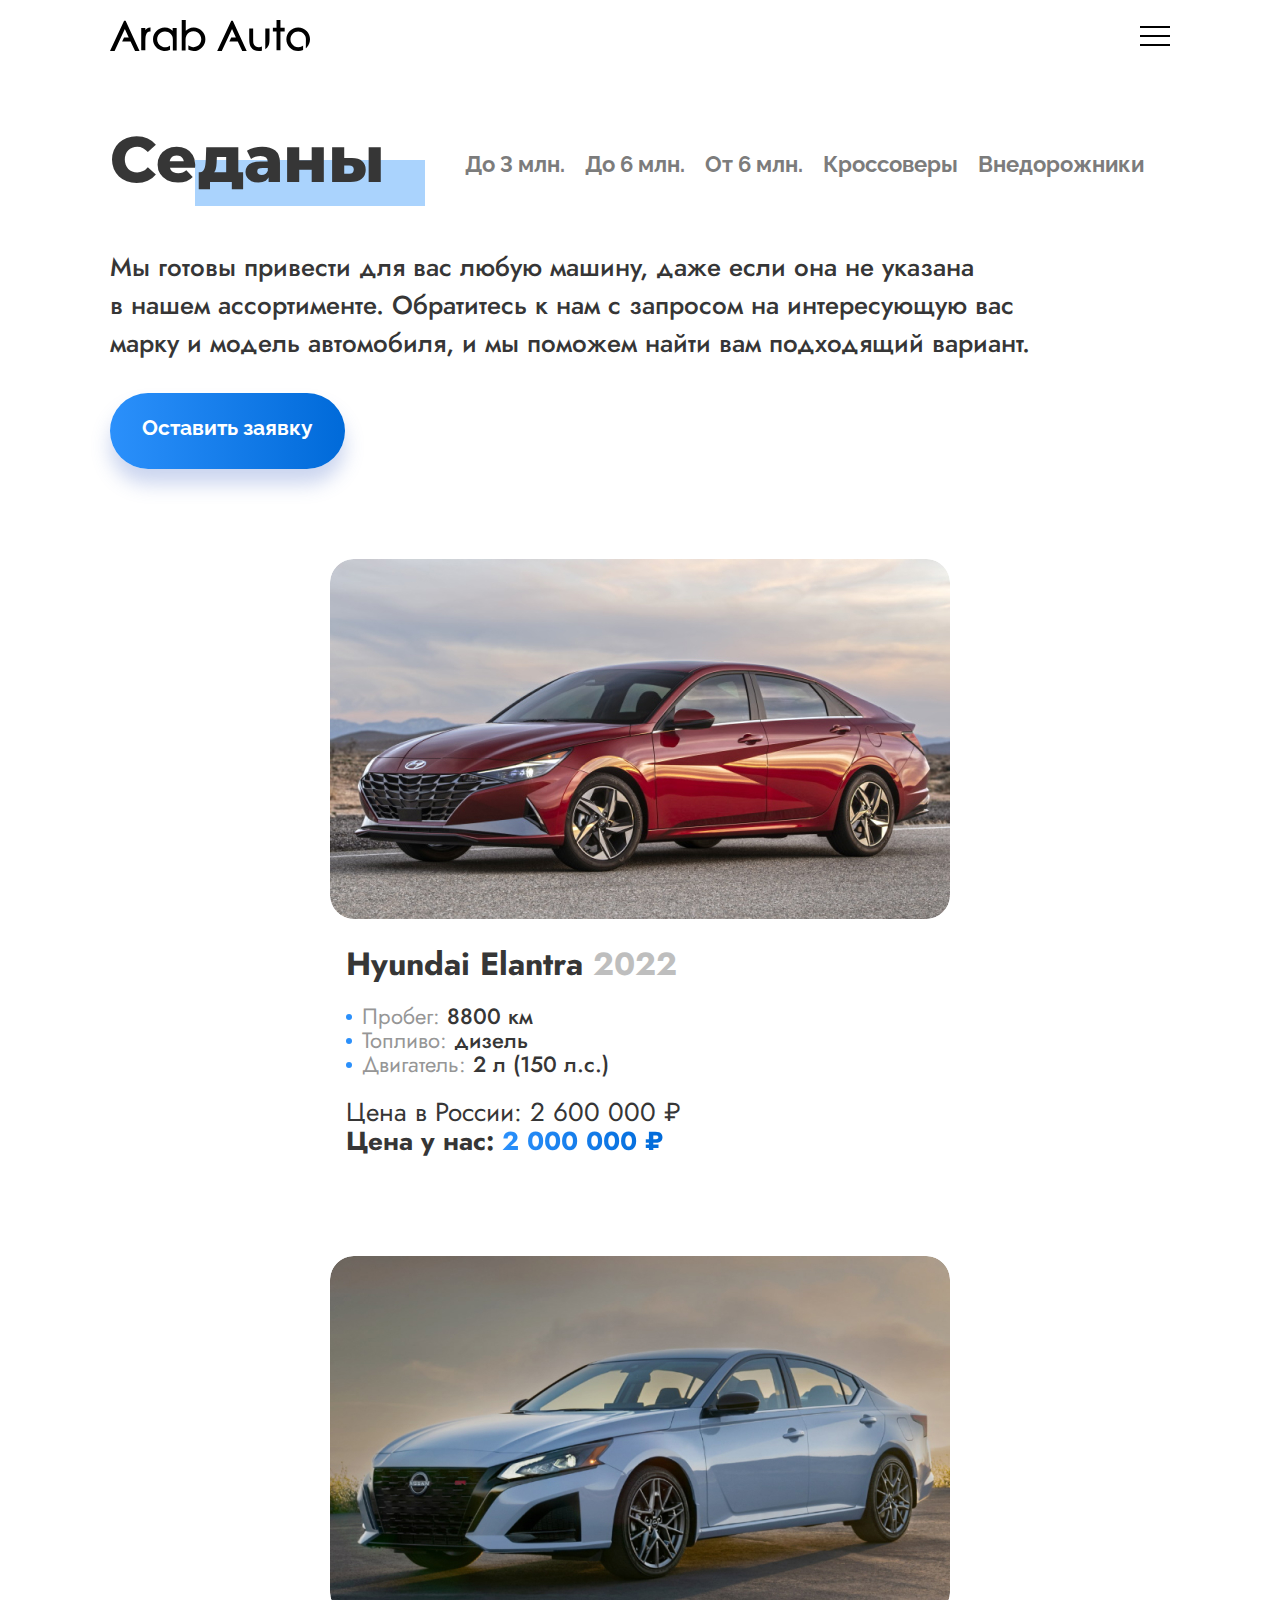
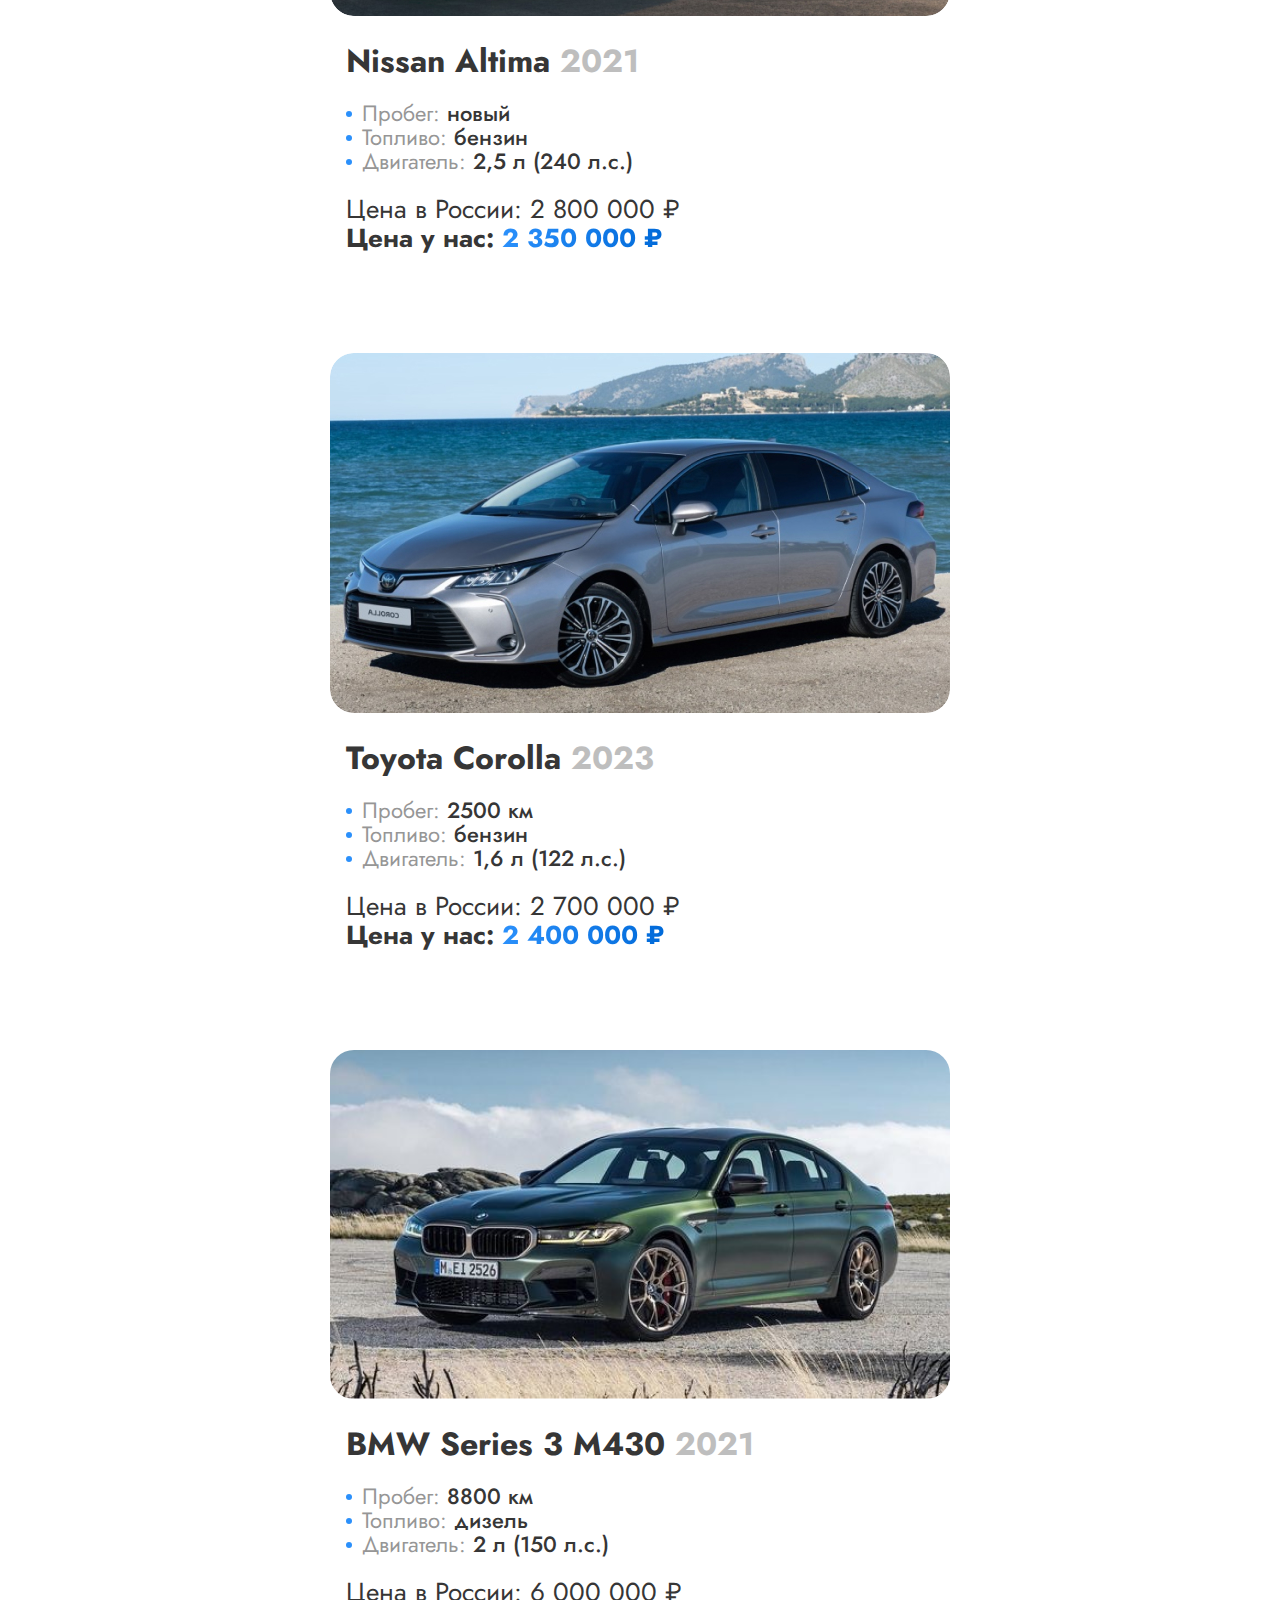
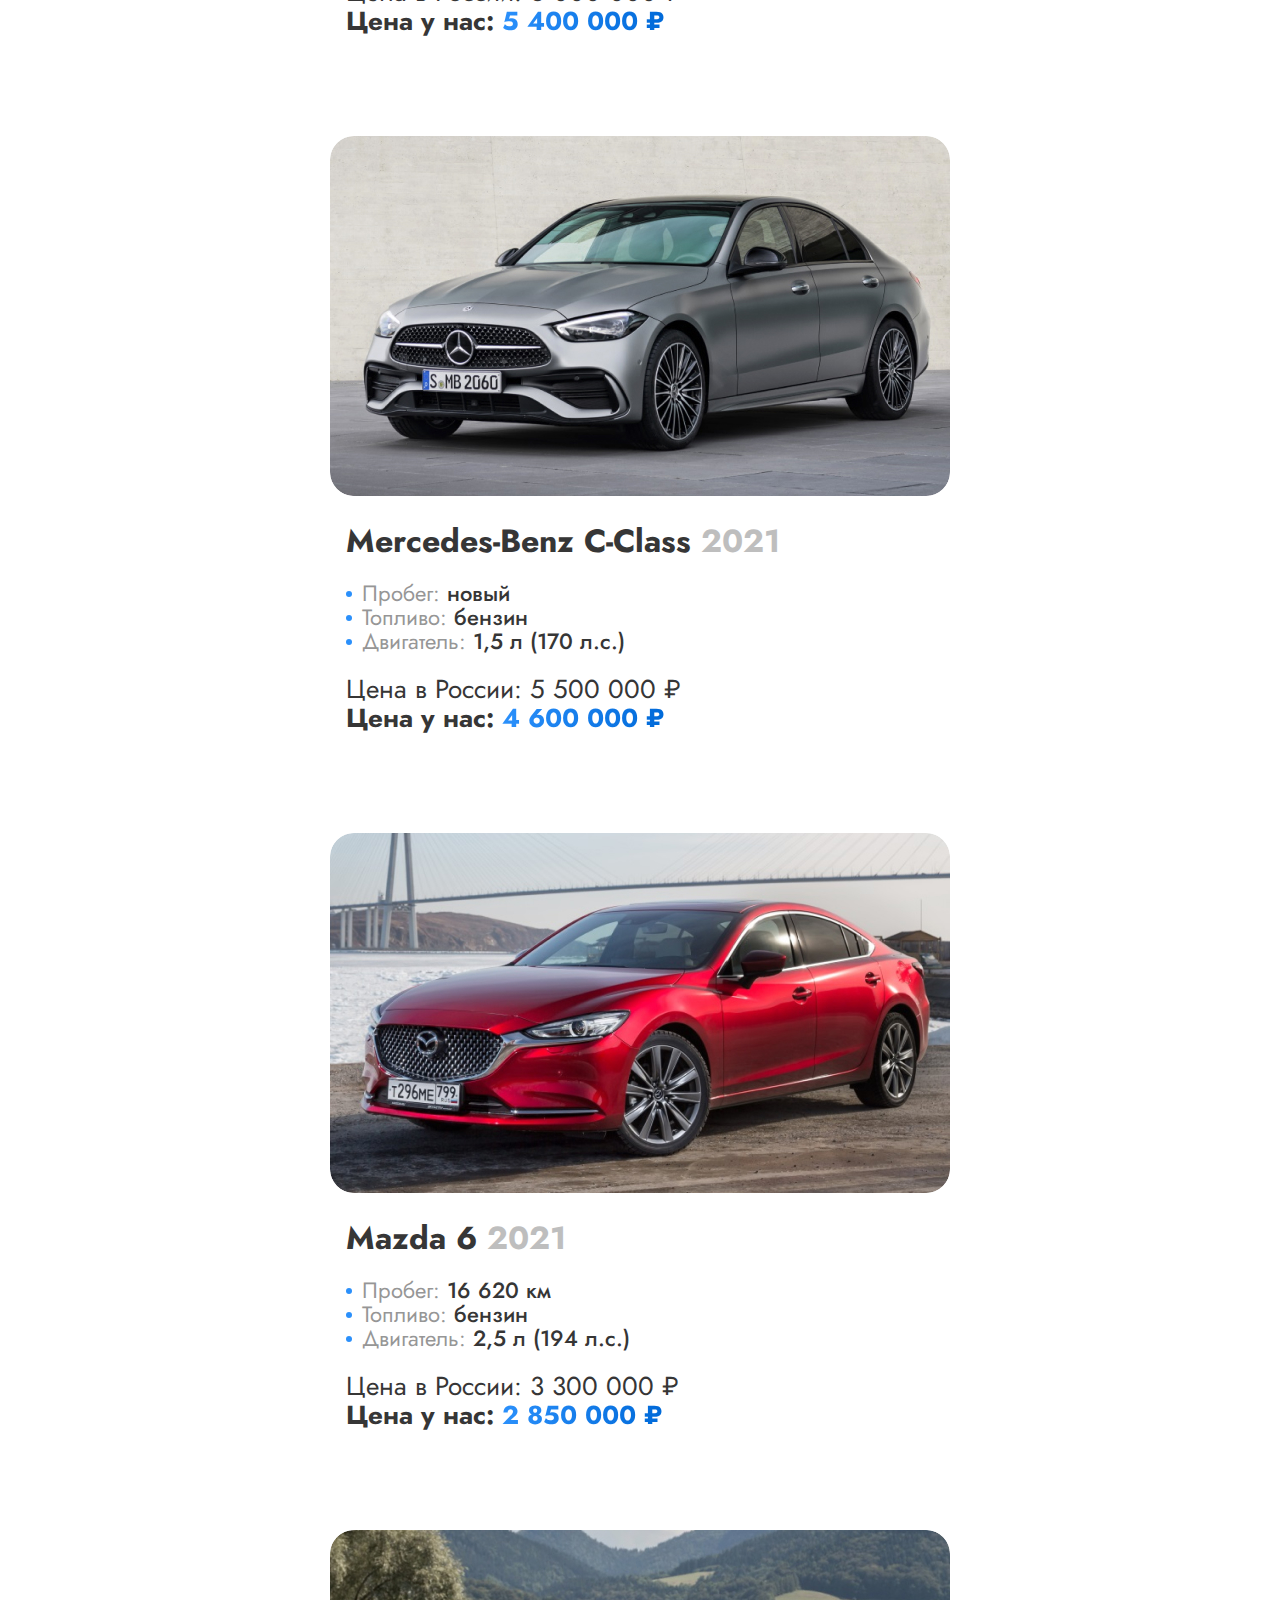
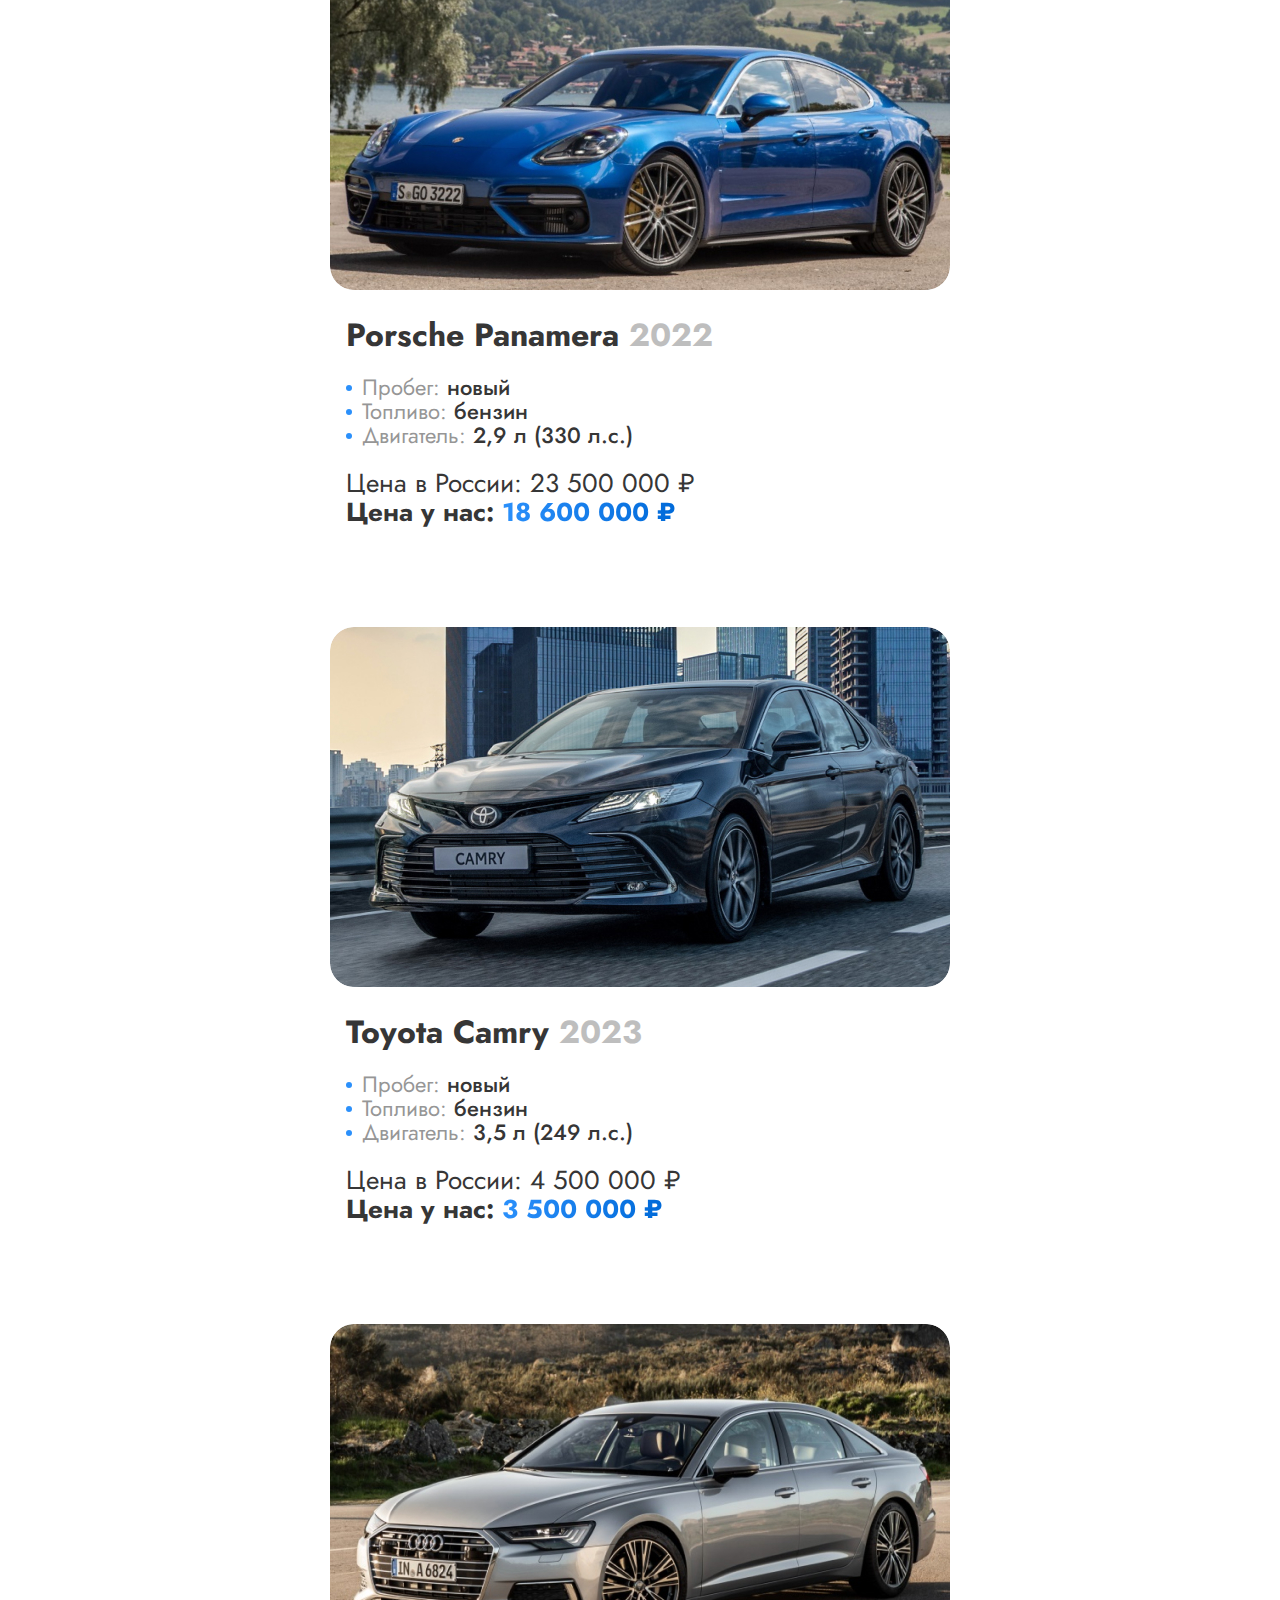
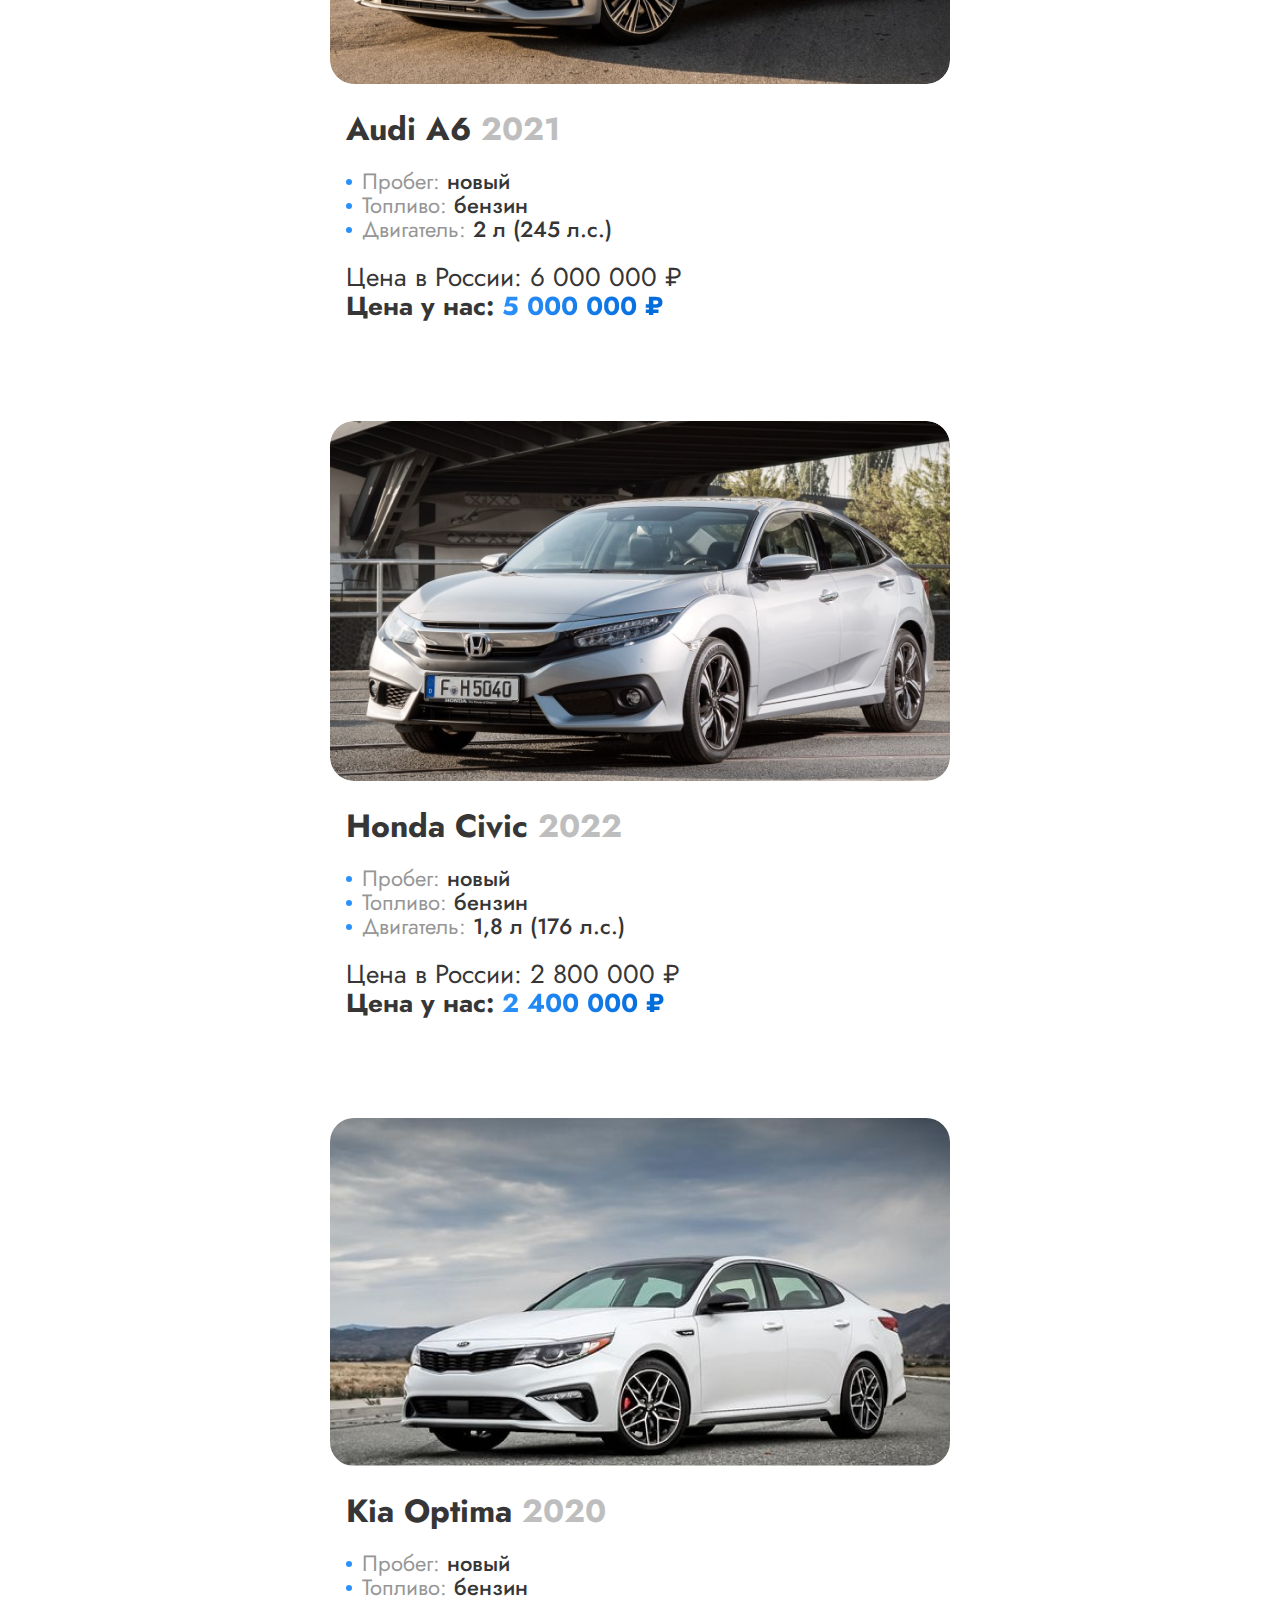
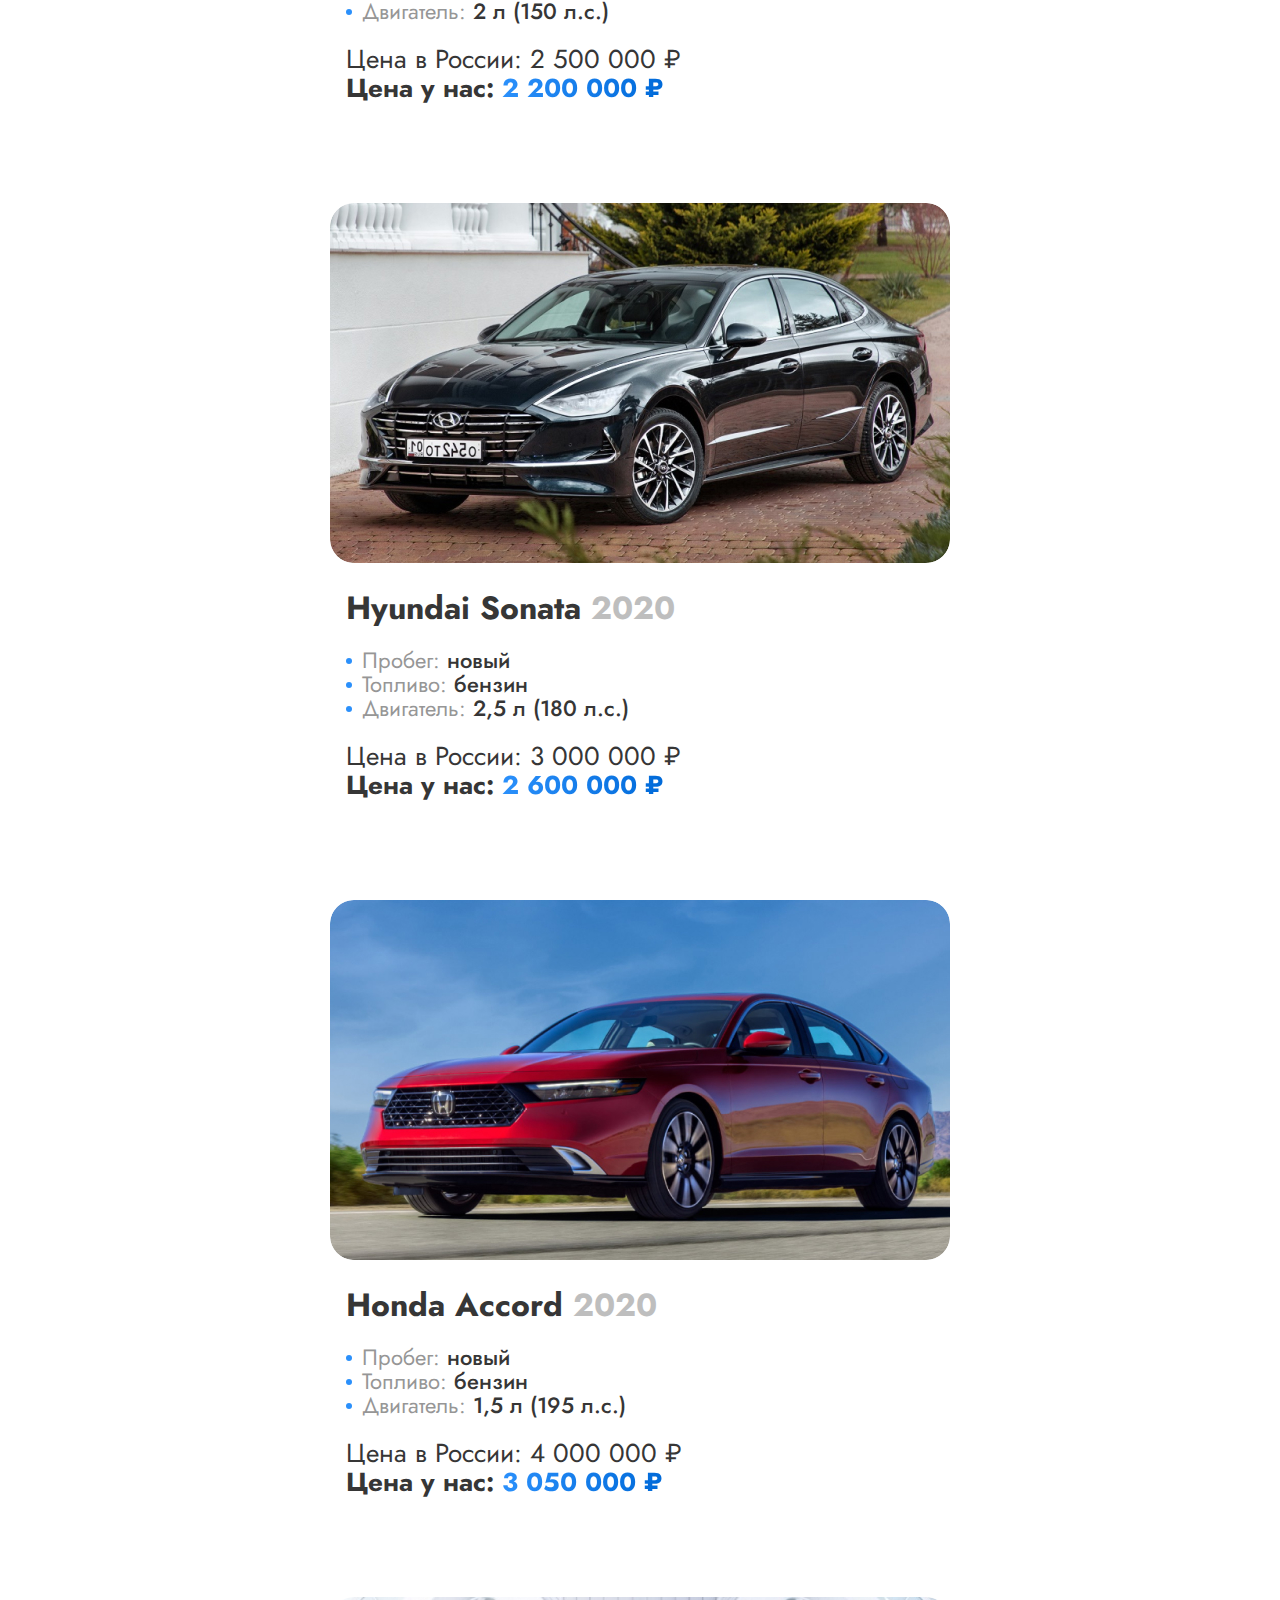
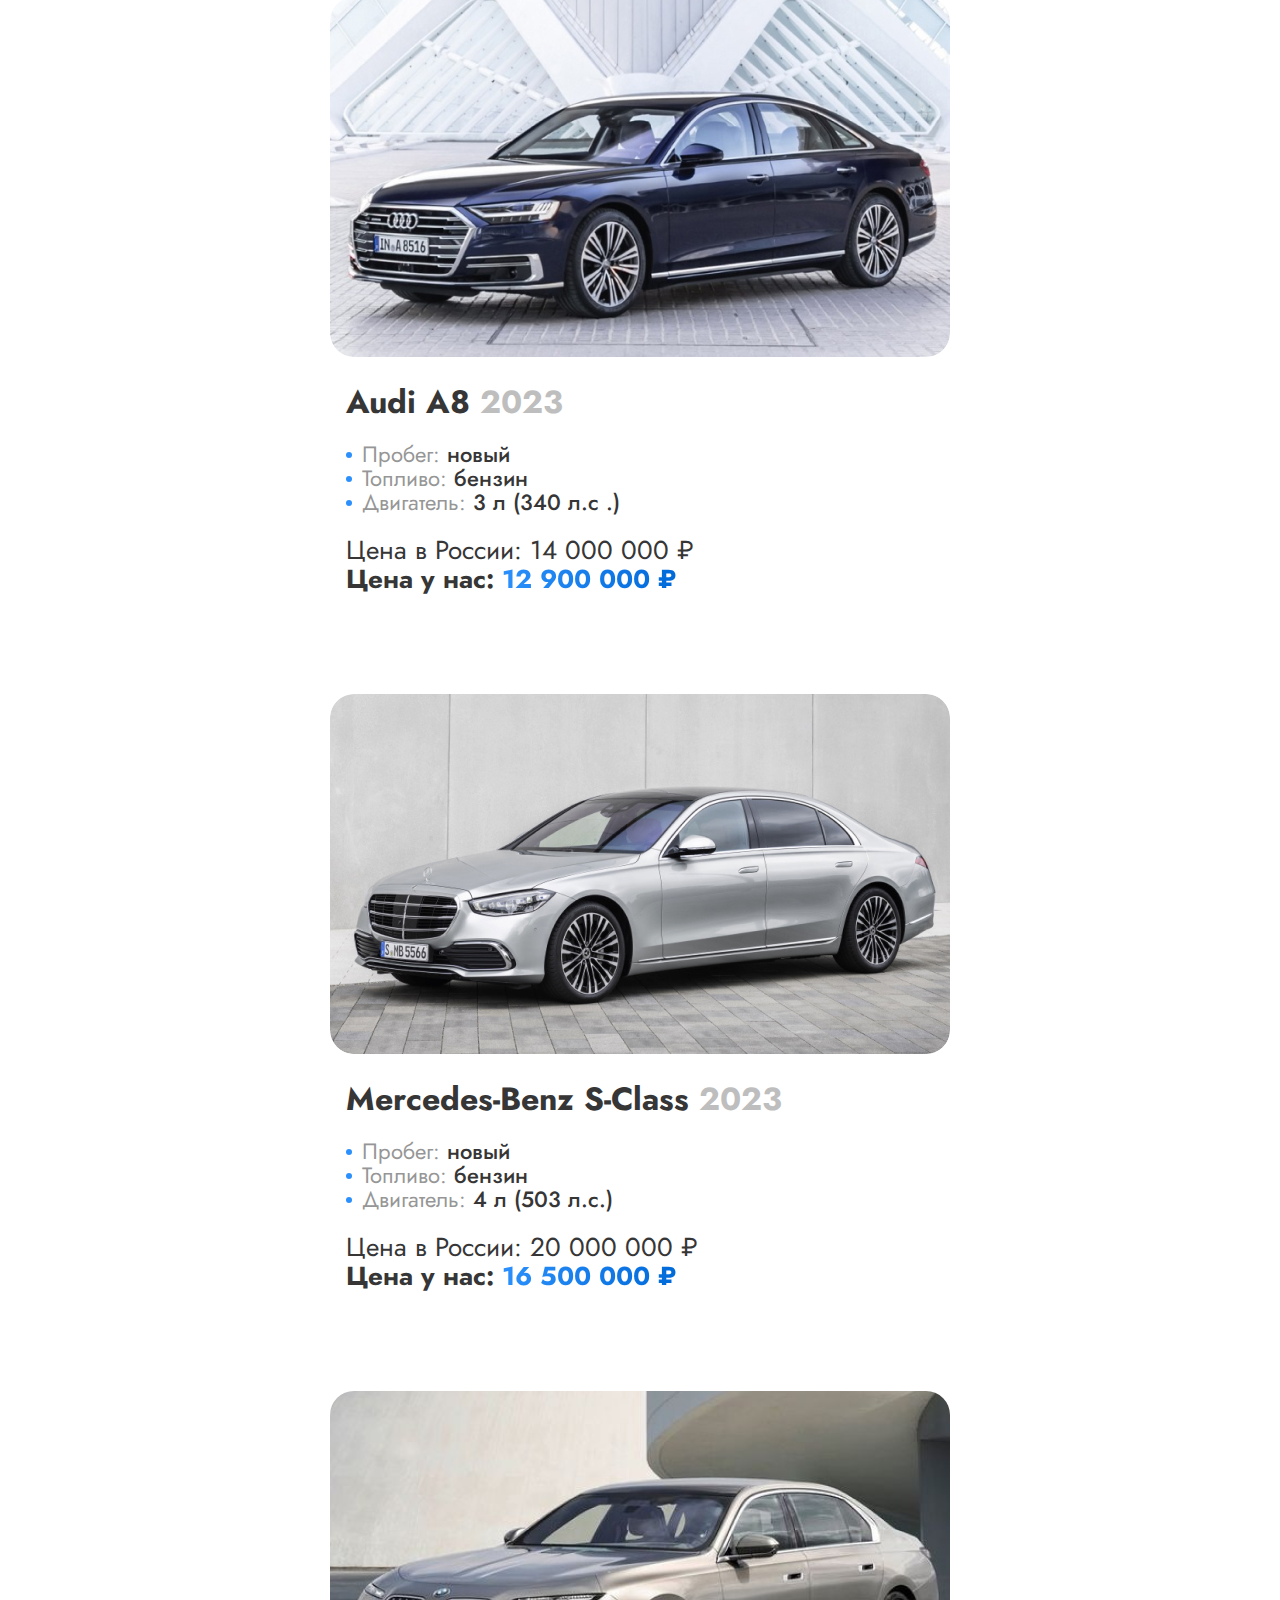
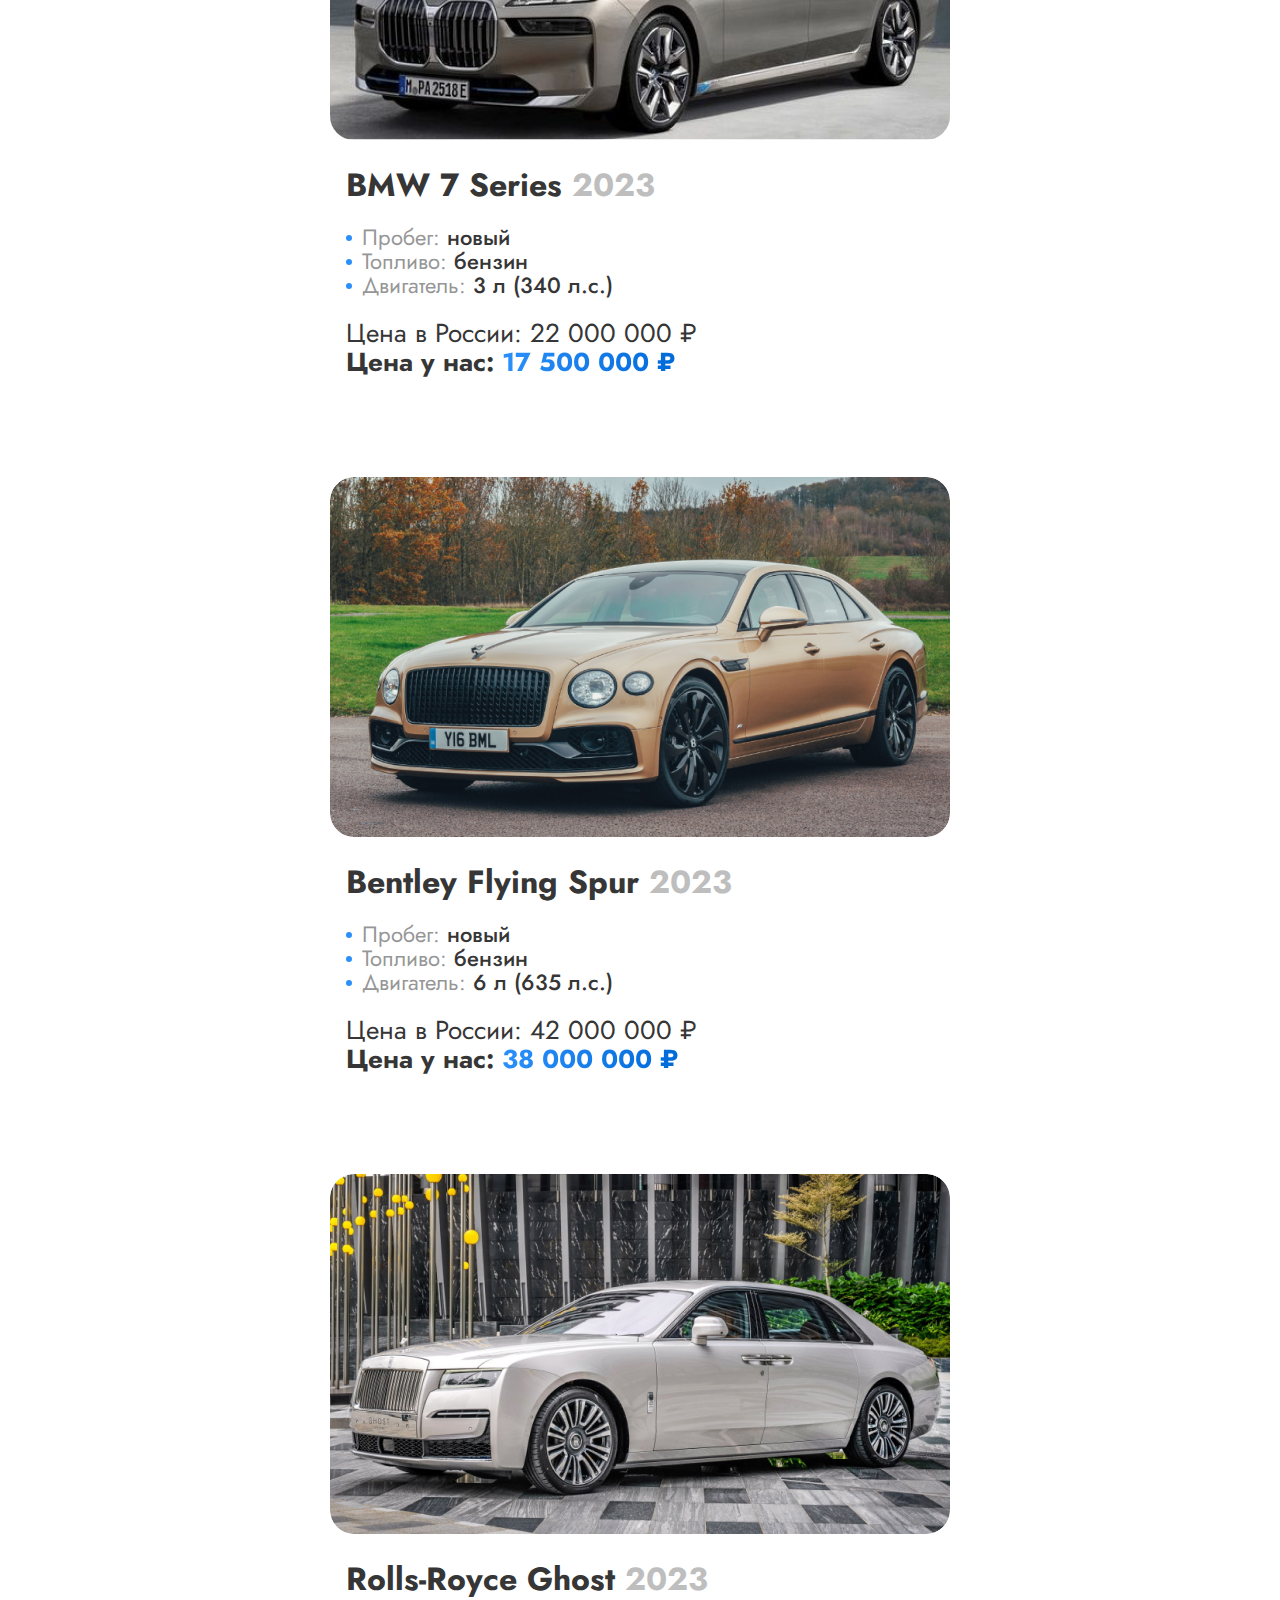
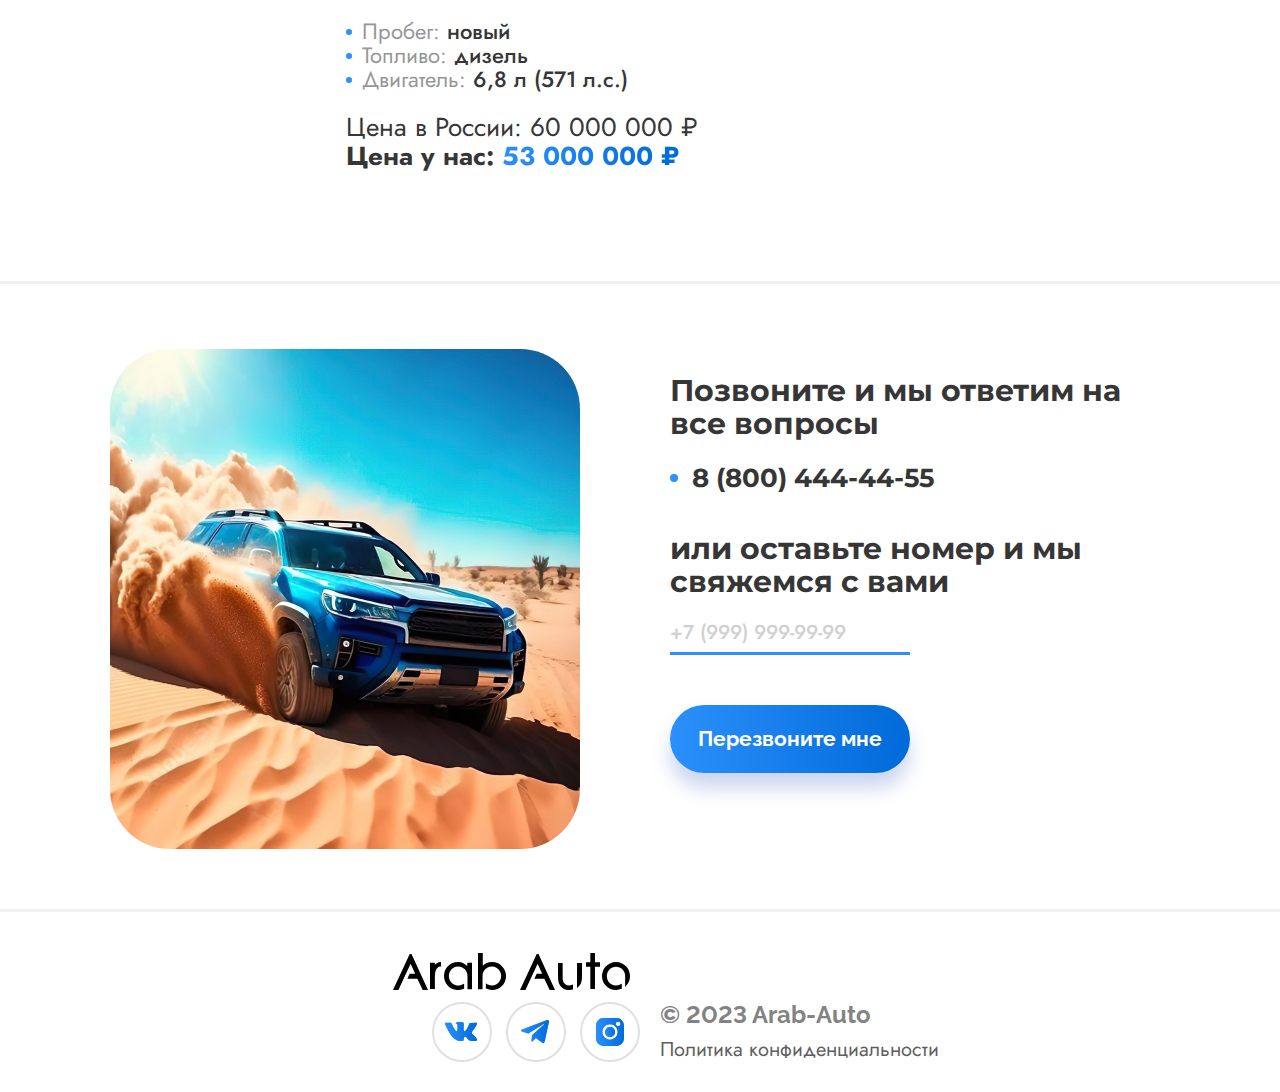
<file: catalogue.html>
<!DOCTYPE html>
<html lang="en">

<head>
    <meta charset="UTF-8">
    <meta http-equiv="X-UA-Compatible" content="IE=edge">
    <meta name="viewport" content="width=device-width, initial-scale=1.0">
    <title>Catalogue</title>
    <link rel="stylesheet" href="./css/style.min.css">
    <link rel="preconnect" href="https://fonts.googleapis.com">
    <link rel="preconnect" href="https://fonts.gstatic.com" crossorigin>
    <link
        href="https://fonts.googleapis.com/css2?family=Inter:wght@600&family=Jost:wght@400;500;600;700&family=Montserrat:wght@400;700;800&family=Raleway:wght@700&display=swap"
        rel="stylesheet">
</head>

<body class="main__body">

    <!-- Header -->
    <header>
        <!-- Navbar -->
        <nav>
            <div class="container">
                <div class="navbar">
                    <div class="logo"> <a href="index.html"> <img src="./img/logo.svg" alt=""> </a> </div>
                    <ul class="menu">
                        <li class="menu__item menu__item-home"><a href="index.html" class="menu__item-link tocatalogue"
                                target="" data-scroll>Главная</a></li>
                                <li class="menu__item"><a href="index.html#leaders" class="menu__item-link" data-scroll>О нас</a></li>
                                <li class="menu__item"><a href="index.html#process" class="menu__item-link" data-scroll>Процесс</a></li>
                                <li class="menu__item"><a href="index.html#questions" class="menu__item-link" data-scroll>Вопросы</a></li>
                        <div class="menu__social">
                            <a href="#" class="menu__item-link menu__social-item" data-scroll><img src="./img/vk.svg"
                                    alt=""></a>
                            <a href="#" class="menu__item-link menu__soci   al-item" data-scroll><img src="./img/tg.svg"
                                    alt=""></a>
                            <a href="#" class="menu__item-link menu__social-item" data-scroll><img src="./img/insta.svg"
                                    alt=""></a>
                        </div>
                        <div class="tocopy">
                            <a href="#" class="menu__phone" id="menu__phone" data-scroll>8 (800) 444-44-55</a>
                            <p class="coupon-alert">Телефон скопирован</p>
                        </div>
                    </ul>
                    <div class="burger">
                        <span></span>
                    </div>
                </div>
            </div>
        </nav>
    </header>

    <section class="cars__section cars">
    <div class="container">
        <div class="cars__wrapper">
            <h1 class="cars__title leader__title title">Се<span>даны</span></h1>
            <div class="cars__types">
                <a href="3mil.html" class="cars_type">До 3 млн.</a>
                <a href="6milunder.html" class="cars_type">До 6 млн.</a>
                <a href="6milabove.html" class="cars_type">От 6 млн.</a>
                <a href="crossover.html" class="cars_type">Кроссоверы</a>
                <a href="jeep.html" class="cars_type">Внедорожники</a>
            </div>
        </div>
        <div class="cars__wrapper2">
            <div class="cars__text">Мы готовы привести для вас любую машину, даже если она не указана в нашем
                ассортименте. Обратитесь к нам с запросом на интересующую вас марку и модель автомобиля, и мы поможем
                найти вам подходящий вариант.
            </div>
            <a class="cars__button hero__buton-call" href="#call">Оставить заявку</a>
            <!-- <button class="cars__button " type="submit"><a href="#call" target="_blank">Оставить заявку</a></button> -->
        </div>
        <div class="cars__items">
            <div class="cars__item">
                <div class="cars__img"><img src="./img/car.jpg" alt=""></div>
                <div class="cars__name">Hyundai Elantra <span>2022</span></div>
                <div class="cars__characterictics">
                    <div class="cars__characterictic">Пробег: <span>8800 км</span></div>
                    <div class="cars__characterictic">Топливо: <span>дизель</span></div>
                    <div class="cars__characterictic">Двигатель: <span>2 л (150 л.с.)</span></div>
                </div>
                <div class="cars__prices">
                    <div class="cars__price-russia">Цена в России: 2 600 000 ₽ </div>
                    <div class="cars__price-arab">Цена у нас: <span>2 000 000 ₽</span></div>
                </div>
            </div>
            <div class="cars__item">
                <div class="cars__img"><img src="./img/cars/nissanaltima.jpg" alt=""></div>
                <div class="cars__name">Nissan Altima <span>2021</span></div>
                <div class="cars__characterictics">
                    <div class="cars__characterictic">Пробег: <span>новый</span></div>
                    <div class="cars__characterictic">Топливо: <span>бензин</span></div>
                    <div class="cars__characterictic">Двигатель: <span>2,5 л (240 л.с.)</span></div>
                </div>
                <div class="cars__prices">
                    <div class="cars__price-russia">Цена в России: 2 800 000 ₽</div>
                    <div class="cars__price-arab">Цена у нас: <span>2 350 000 ₽</span></div>
                </div>
            </div>
            <div class="cars__item">
                <div class="cars__img"><img src="./img/cars/toyotacorolla.jpg" alt=""></div>
                <div class="cars__name">Toyota Corolla <span>2023</span></div>
                <div class="cars__characterictics">
                    <div class="cars__characterictic">Пробег: <span>2500 км</span></div>
                    <div class="cars__characterictic">Топливо: <span>бензин</span></div>
                    <div class="cars__characterictic">Двигатель: <span>1,6 л (122 л.с.)</span></div>
                </div>
                <div class="cars__prices">
                    <div class="cars__price-russia">Цена в России: 2 700 000 ₽</div>
                    <div class="cars__price-arab">Цена у нас: <span>2 400 000 ₽</span></div>
                </div>
            </div>
            <div class="cars__item">
                <div class="cars__img"><img src="./img/cars/bmwSeries3.png" alt=""></div>
                <div class="cars__name">BMW Series 3 M430 <span>2021</span></div>
                <div class="cars__characterictics">
                    <div class="cars__characterictic">Пробег: <span>8800 км</span></div>
                    <div class="cars__characterictic">Топливо: <span>дизель</span></div>
                    <div class="cars__characterictic">Двигатель: <span>2 л (150 л.с.)</span></div>
                </div>
                <div class="cars__prices">
                    <div class="cars__price-russia">Цена в России: 6 000 000 ₽</div>
                    <div class="cars__price-arab">Цена у нас: <span>5 400 000 ₽</span></div>
                </div>
            </div>
            <div class="cars__item">
                <div class="cars__img"><img src="./img/cars/mercedescclass.jpg" alt=""></div>
                <div class="cars__name">Mercedes-Benz C-Class <span>2021</span></div>
                <div class="cars__characterictics">
                    <div class="cars__characterictic">Пробег: <span>новый</span></div>
                    <div class="cars__characterictic">Топливо: <span>бензин</span></div>
                    <div class="cars__characterictic">Двигатель: <span>1,5 л (170 л.с.)</span></div>
                </div>
                <div class="cars__prices">
                    <div class="cars__price-russia">Цена в России: 5 500 000 ₽ </div>
                    <div class="cars__price-arab">Цена у нас: <span>4 600 000 ₽</span></div>
                </div>
            </div>
            <div class="cars__item">
                <div class="cars__img"><img src="./img/cars/mazda6.jpg" alt=""></div>
                <div class="cars__name">Mazda 6 <span>2021</span></div>
                <div class="cars__characterictics">
                    <div class="cars__characterictic">Пробег: <span>16 620 км</span></div>
                    <div class="cars__characterictic">Топливо: <span>бензин</span></div>
                    <div class="cars__characterictic">Двигатель: <span>2,5 л (194 л.с.)</span></div>
                </div>
                <div class="cars__prices">
                    <div class="cars__price-russia">Цена в России: 3 300 000 ₽</div>
                    <div class="cars__price-arab">Цена у нас: <span>2 850 000 ₽</span></div>
                </div>
            </div>
            <div class="cars__item">
                <div class="cars__img"><img src="./img/cars/porchepanamera.jpg" alt=""></div>
                <div class="cars__name">Porsche Panamera <span>2022</span></div>
                <div class="cars__characterictics">
                    <div class="cars__characterictic">Пробег: <span>новый</span></div>
                    <div class="cars__characterictic">Топливо: <span>бензин</span></div>
                    <div class="cars__characterictic">Двигатель: <span>2,9 л (330 л.с.)</span></div>
                </div>
                <div class="cars__prices">
                    <div class="cars__price-russia">Цена в России: 23 500 000 ₽</div>
                    <div class="cars__price-arab">Цена у нас: <span>18 600 000 ₽</span></div>
                </div>
            </div>
            <div class="cars__item">
                <div class="cars__img"><img src="./img/cars/toyotacamry.jpg" alt=""></div>
                <div class="cars__name">Toyota Camry <span>2023</span></div>
                <div class="cars__characterictics">
                    <div class="cars__characterictic">Пробег: <span>новый</span></div>
                    <div class="cars__characterictic">Топливо: <span>бензин</span></div>
                    <div class="cars__characterictic">Двигатель: <span>3,5 л (249 л.с.)</span></div>
                </div>
                <div class="cars__prices">
                    <div class="cars__price-russia">Цена в России: 4 500 000 ₽</div>
                    <div class="cars__price-arab">Цена у нас: <span>3 500 000 ₽</span></div>
                </div>
            </div>
            <div class="cars__item">
                <div class="cars__img"><img src="./img/cars/audia6.jpg" alt=""></div>
                <div class="cars__name">Audi A6 <span>2021</span></div>
                <div class="cars__characterictics">
                    <div class="cars__characterictic">Пробег: <span>новый</span></div>
                    <div class="cars__characterictic">Топливо: <span>бензин</span></div>
                    <div class="cars__characterictic">Двигатель: <span>2 л (245 л.с.)</span></div>
                </div>
                <div class="cars__prices">
                    <div class="cars__price-russia">Цена в России: 6 000 000 ₽</div>
                    <div class="cars__price-arab">Цена у нас: <span>5 000 000 ₽</span></div>
                </div>
            </div>
            <div class="cars__item">
                <div class="cars__img"><img src="./img/cars/hondacivic.jpg" alt=""></div>
                <div class="cars__name">Honda Civic <span>2022</span></div>
                <div class="cars__characterictics">
                    <div class="cars__characterictic">Пробег: <span>новый</span></div>
                    <div class="cars__characterictic">Топливо: <span>бензин</span></div>
                    <div class="cars__characterictic">Двигатель: <span>1,8 л (176 л.с.)</span></div>
                </div>
                <div class="cars__prices">
                    <div class="cars__price-russia">Цена в России: 2 800 000 ₽</div>
                    <div class="cars__price-arab">Цена у нас: <span>2 400 000 ₽</span></div>
                </div>
            </div>
            <div class="cars__item">
                <div class="cars__img"><img src="./img/cars/kiaoptima.png" alt=""></div>
                <div class="cars__name">Kia Optima <span>2020</span></div>
                <div class="cars__characterictics">
                    <div class="cars__characterictic">Пробег: <span>новый</span></div>
                    <div class="cars__characterictic">Топливо: <span>бензин</span></div>
                    <div class="cars__characterictic">Двигатель: <span>2 л (150 л.с.)</span></div>
                </div>
                <div class="cars__prices">
                    <div class="cars__price-russia">Цена в России: 2 500 000 ₽</div>
                    <div class="cars__price-arab">Цена у нас: <span>2 200 000 ₽</span></div>
                </div>
            </div>
            <div class="cars__item">
                <div class="cars__img"><img src="./img/cars/hondaSonata.jpg" alt=""></div>
                <div class="cars__name">Hyundai Sonata <span>2020</span></div>
                <div class="cars__characterictics">
                    <div class="cars__characterictic">Пробег: <span>новый</span></div>
                    <div class="cars__characterictic">Топливо: <span>бензин</span></div>
                    <div class="cars__characterictic">Двигатель: <span>2,5 л (180 л.с.)</span></div>
                </div>
                <div class="cars__prices">
                    <div class="cars__price-russia">Цена в России: 3 000 000 ₽</div>
                    <div class="cars__price-arab">Цена у нас: <span>2 600 000 ₽</span></div>
                </div>
            </div>
            <div class="cars__item">
                <div class="cars__img"><img src="./img/cars/hondaaccord.jpg" alt=""></div>
                <div class="cars__name">Honda Accord <span>2020</span></div>
                <div class="cars__characterictics">
                    <div class="cars__characterictic">Пробег: <span>новый</span></div>
                    <div class="cars__characterictic">Топливо: <span>бензин</span></div>
                    <div class="cars__characterictic">Двигатель: <span>1,5 л (195 л.с.)</span></div>
                </div>
                <div class="cars__prices">
                    <div class="cars__price-russia">Цена в России: 4 000 000 ₽</div>
                    <div class="cars__price-arab">Цена у нас: <span>3 050 000 ₽</span></div>
                </div>
            </div>
            <div class="cars__item">
                <div class="cars__img"><img src="./img/cars/audia8.jpg" alt=""></div>
                <div class="cars__name">Audi A8 <span>2023</span></div>
                <div class="cars__characterictics">
                    <div class="cars__characterictic">Пробег: <span>новый</span></div>
                    <div class="cars__characterictic">Топливо: <span>бензин</span></div>
                    <div class="cars__characterictic">Двигатель: <span>3 л (340 л.с .)</span></div>
                </div>
                <div class="cars__prices">
                    <div class="cars__price-russia">Цена в России: 14 000 000 ₽</div>
                    <div class="cars__price-arab">Цена у нас: <span>12 900 000 ₽</span></div>
                </div>
            </div>
            <div class="cars__item">
                <div class="cars__img"><img src="./img/cars/mercedessclass.jpg" alt=""></div>
                <div class="cars__name">Mercedes-Benz S-Class <span>2023</span></div>
                <div class="cars__characterictics">
                    <div class="cars__characterictic">Пробег: <span>новый</span></div>
                    <div class="cars__characterictic">Топливо: <span>бензин</span></div>
                    <div class="cars__characterictic">Двигатель: <span>4 л (503 л.с.)</span></div>
                </div>
                <div class="cars__prices">
                    <div class="cars__price-russia">Цена в России: 20 000 000 ₽</div>
                    <div class="cars__price-arab">Цена у нас: <span>16 500 000 ₽</span></div>
                </div>
            </div>
            <div class="cars__item">
                <div class="cars__img"><img src="./img/cars/bmwserie7.png" alt=""></div>
                <div class="cars__name">BMW 7 Series <span>2023</span></div>
                <div class="cars__characterictics">
                    <div class="cars__characterictic">Пробег: <span>новый</span></div>
                    <div class="cars__characterictic">Топливо: <span>бензин</span></div>
                    <div class="cars__characterictic">Двигатель: <span>3 л (340 л.с.)</span></div>
                </div>
                <div class="cars__prices">
                    <div class="cars__price-russia">Цена в России: 22 000 000 ₽</div>
                    <div class="cars__price-arab">Цена у нас: <span>17 500 000 ₽</span></div>
                </div>
            </div>
            <div class="cars__item">
                <div class="cars__img"><img src="./img/cars/bentleyspur.jpg" alt=""></div>
                <div class="cars__name">Bentley Flying Spur <span>2023</span></div>
                <div class="cars__characterictics">
                    <div class="cars__characterictic">Пробег: <span>новый</span></div>
                    <div class="cars__characterictic">Топливо: <span>бензин</span></div>
                    <div class="cars__characterictic">Двигатель: <span>6 л (635 л.с.)</span></div>
                </div>
                <div class="cars__prices">
                    <div class="cars__price-russia">Цена в России: 42 000 000 ₽</div>
                    <div class="cars__price-arab">Цена у нас: <span>38 000 000 ₽</span></div>
                </div>
            </div>
            <div class="cars__item">
                <div class="cars__img"><img src="./img/cars/rrghost.jpg" alt=""></div>
                <div class="cars__name">Rolls-Royce Ghost <span>2023</span></div>
                <div class="cars__characterictics">
                    <div class="cars__characterictic">Пробег: <span>новый</span></div>
                    <div class="cars__characterictic">Топливо: <span>дизель</span></div>
                    <div class="cars__characterictic">Двигатель: <span>6,8 л (571 л.с.)</span></div>
                </div>
                <div class="cars__prices">
                    <div class="cars__price-russia">Цена в России: 60 000 000 ₽</div>
                    <div class="cars__price-arab">Цена у нас: <span>53 000 000 ₽</span></div>
                </div>
            </div>

        </div>
    </div>
</section>
    <section class="call__section call" id="call">
    <div class="container">
        <div class="call__wrapper">
            <div class="call__img"></div>
            <div class="hc-right">
                <div class="form-block">

                    <div class="form-title">Позвоните и мы ответим на все вопросы</div>
                    <div class="form-number">8 (800) 444-44-55</div>
                    <div class="form-text">или оставьте номер
                        и мы свяжемся с вами</div>

                    <form action="telegram.php" method="POST" class="form__call">
                        <input class="form__input" type="text" name="phone" placeholder="+7 (999) 999-99-99" id="phone">
                        <!-- <input type="tel" name="phone" placeholder="Oставьтe свoй нoмep" required=""> -->
                        <!-- <input type="text" name="email" placeholder="Ваш E-mail"> -->
                        <button type="submit" class="send-button hero__buton-call" onclick="checkAndOpenModal()">Перезвоните мне</button>
                    </form>

                </div>
            </div>
        </div>
        <!-- Modal -->
        <div class="modal__wrapper">
            <div class="modal">
                <div class="modal__close"> <img src="./img/cancel.svg" alt="cancel"></div>
                <img class="popup__img" src="./img/popup.svg" alt="">
                <div class="modal__title"><span>Спасибо за заявку! Мы перезвоним вам в течение 20 минут.</span> </div>
                <div class="modal__body">
                </div>
            </div>
        </div>
    </div>
    </div>
    </div>
</section>
    <?
    include ("some_file.php");
    ?>

    <!-- Main Page -->
    <main>

    </main>

    <!-- Footer -->
    <footer>
    <div class="container">
        <div class="footer__navbar">
            <a href="#navbar" class="footer__logo"><img src="./img/logo.svg" alt=""></a>
            <div class="footer__links">
                <a href="index.html" class="menu__item-link tocatalogue"
                        target="" data-scroll>Главная</a>
               <a href="#call" class="menu__item-link" data-scroll>Контакты</a>
            </div>
            <div class="footer__socials">
                <div class="footer__social"><img src="./img/vk.svg" alt=""></div>
                <div class="footer__social"><img src="./img/tg.svg" alt=""></div>
                <div class="footer__social"><img src="./img/insta.svg" alt=""></div>
            </div>
            <div class="footer__copy">
                <div class="footer__copy-year">© 2023 Arab-Auto</div>
                <div class="footer__copy-text">Политика конфиденциальности</div>
            </div>
        </div>
</footer>


</body>

<script src="./js/scripts.min.js"></script>


</html>
</file>
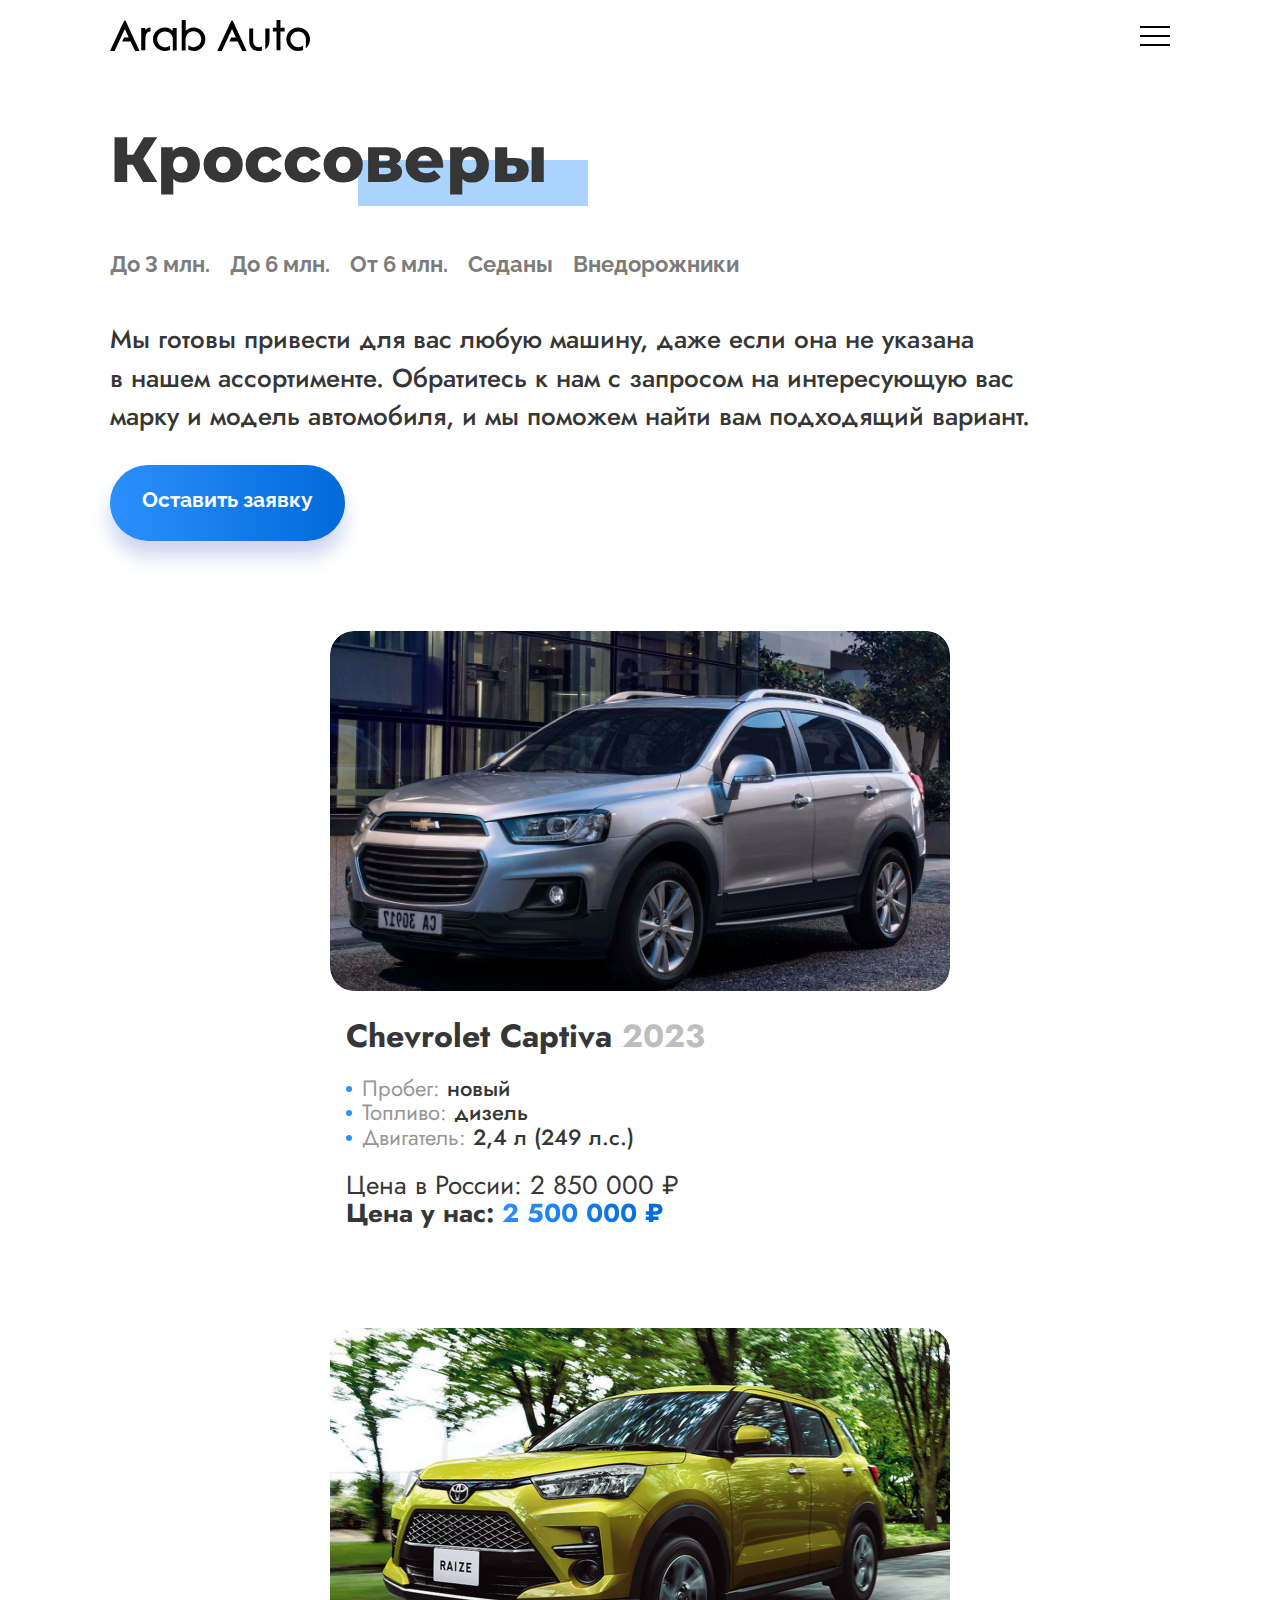
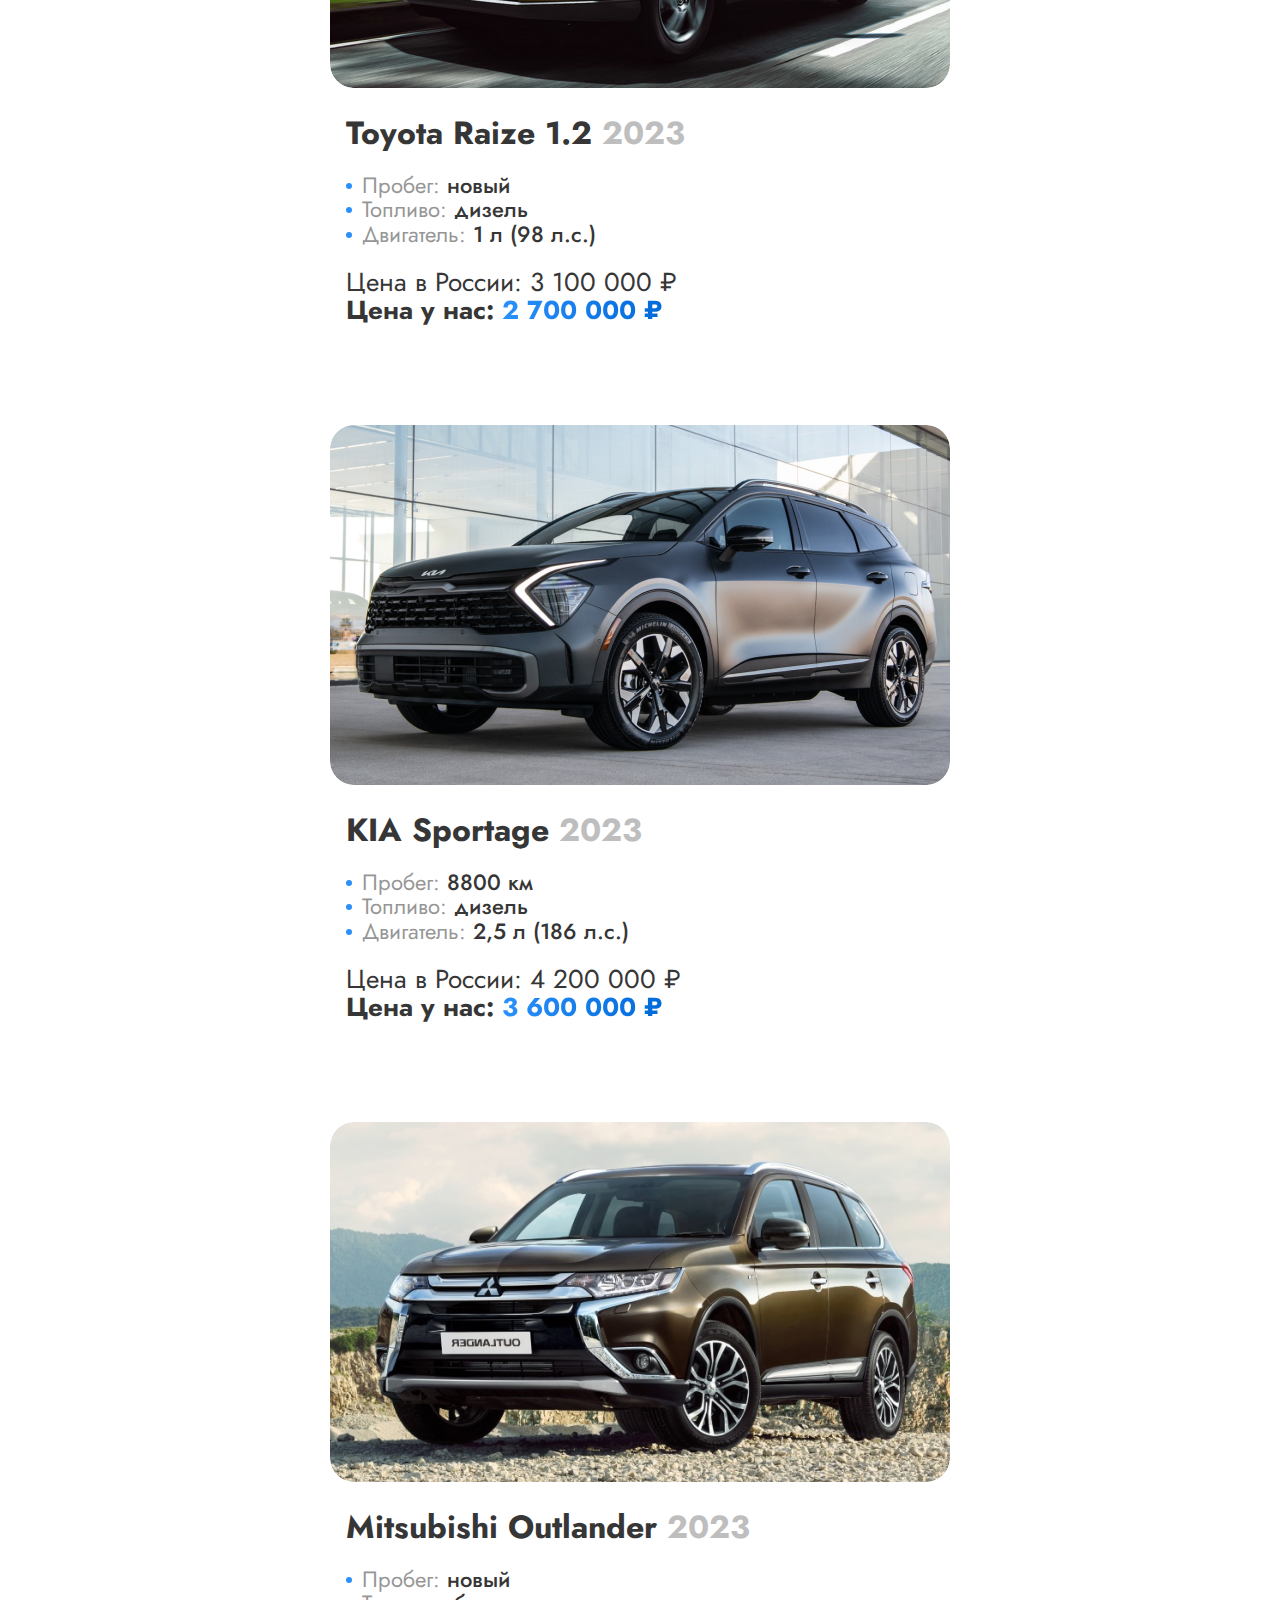
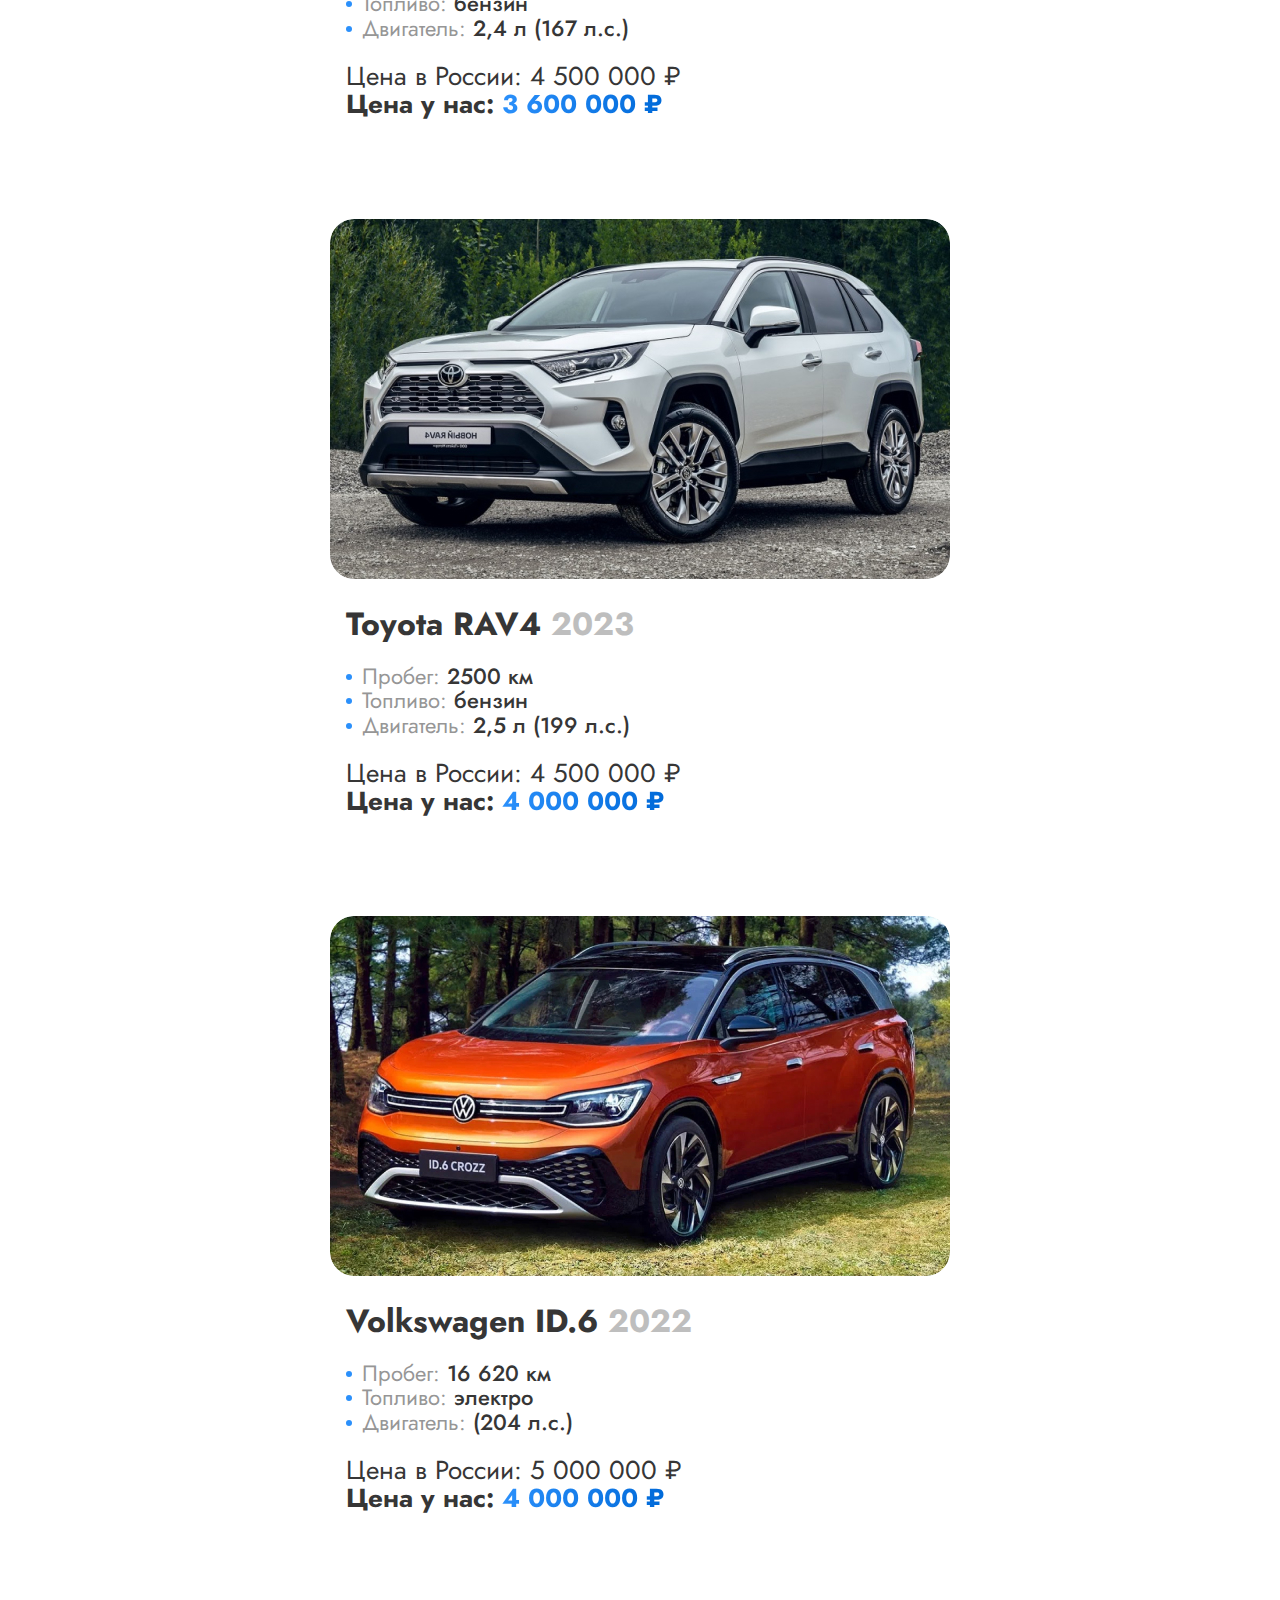
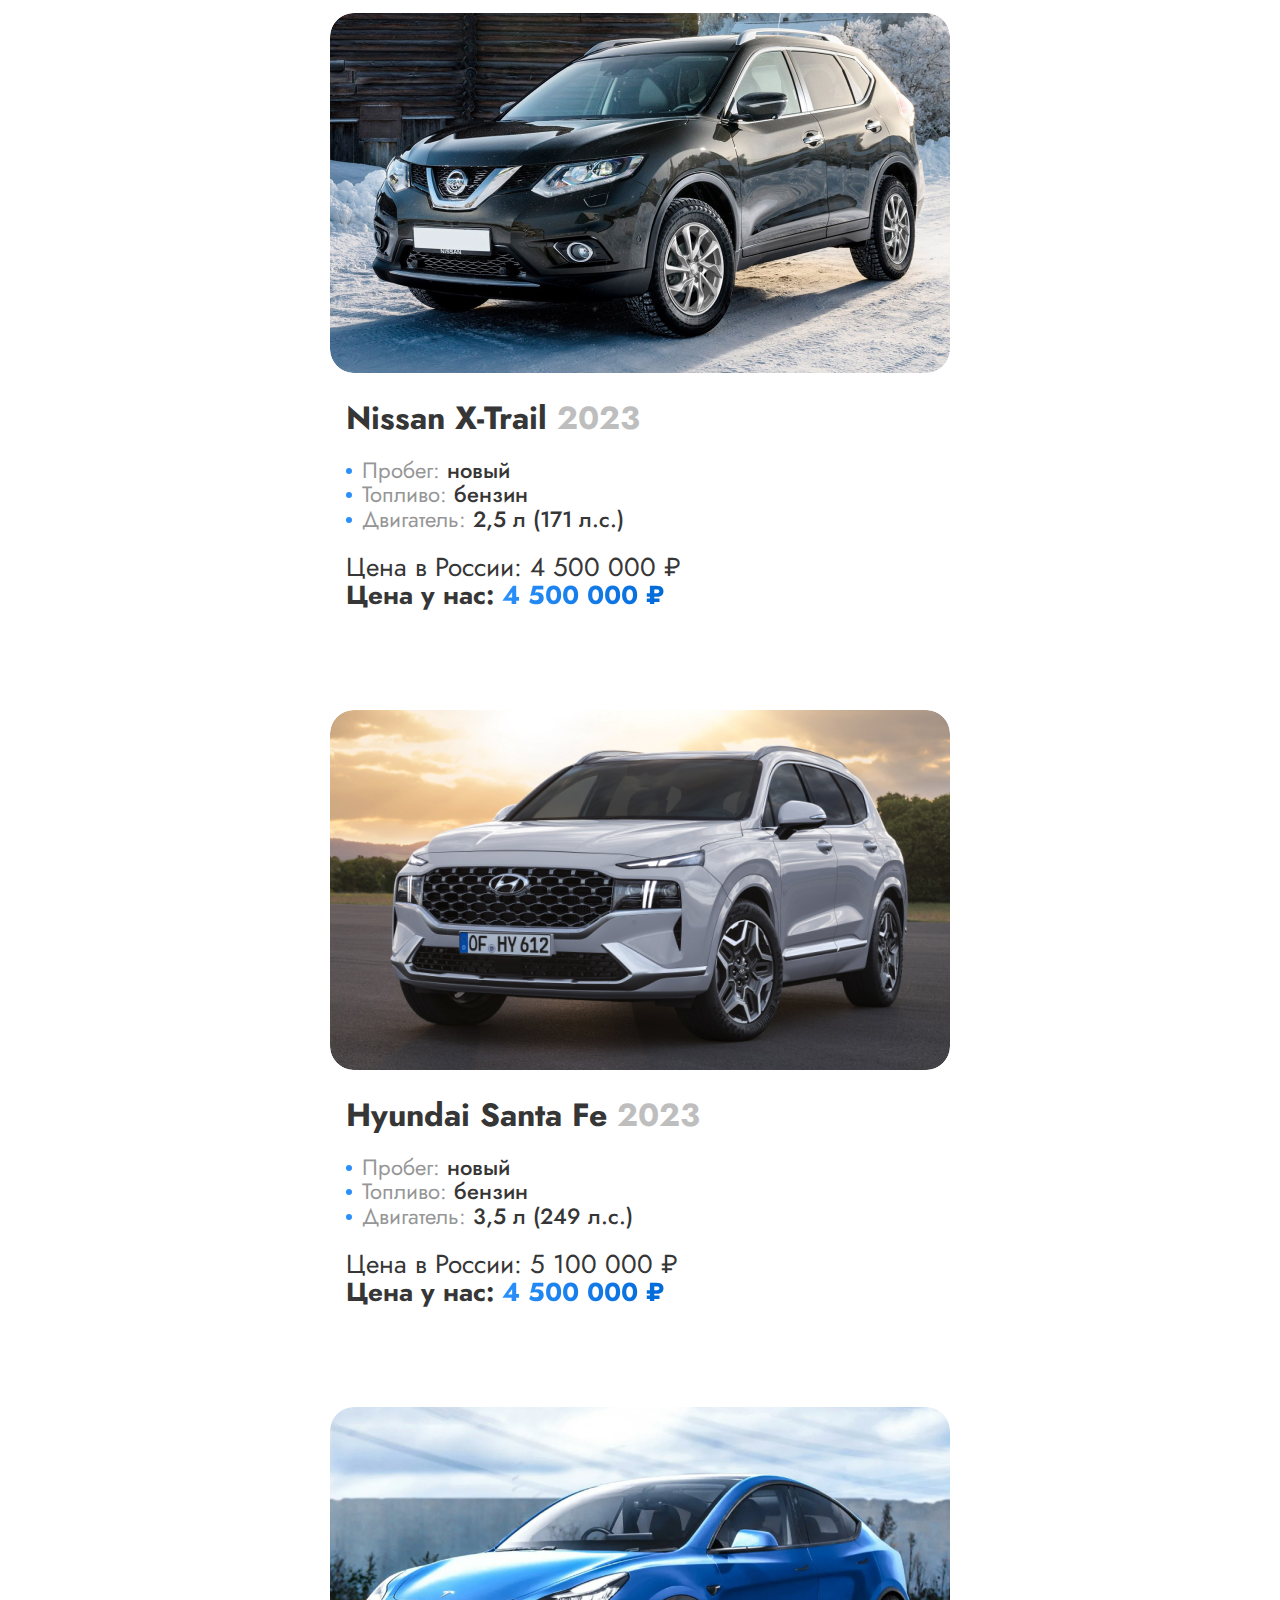
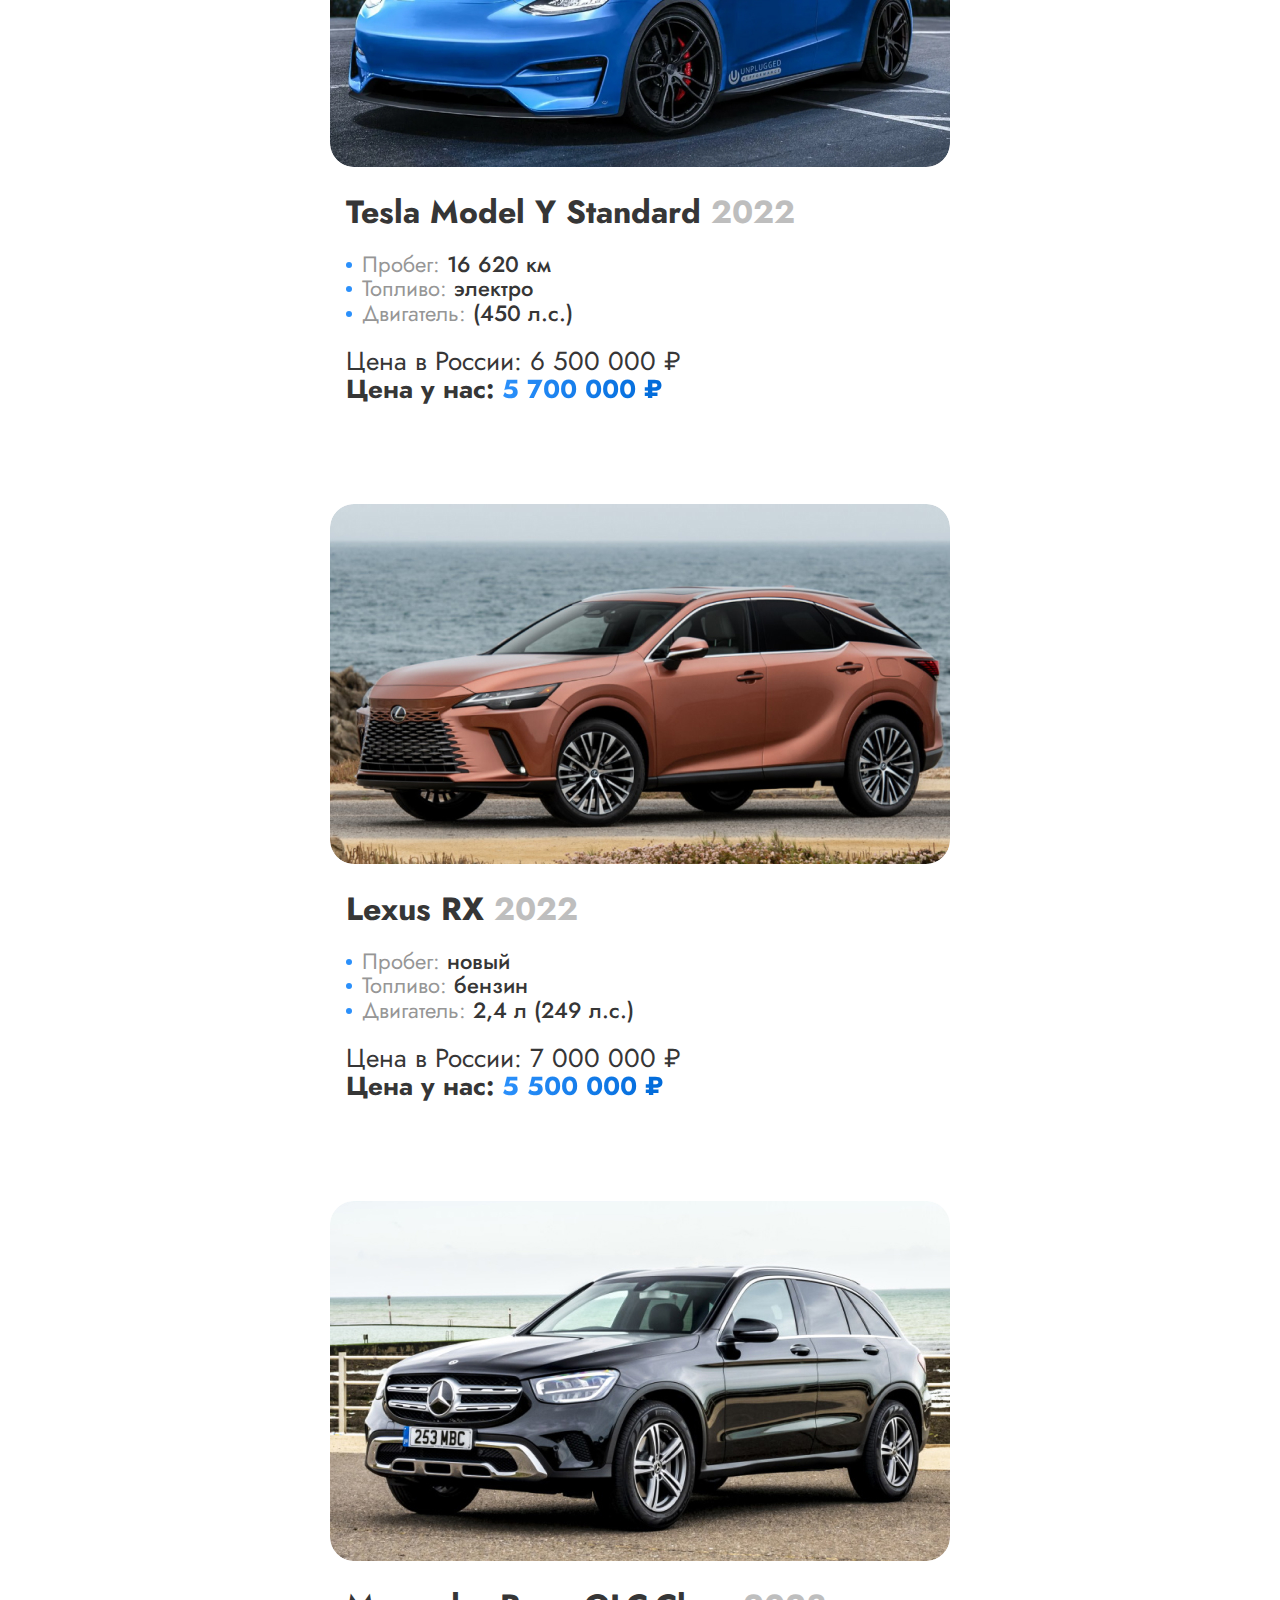
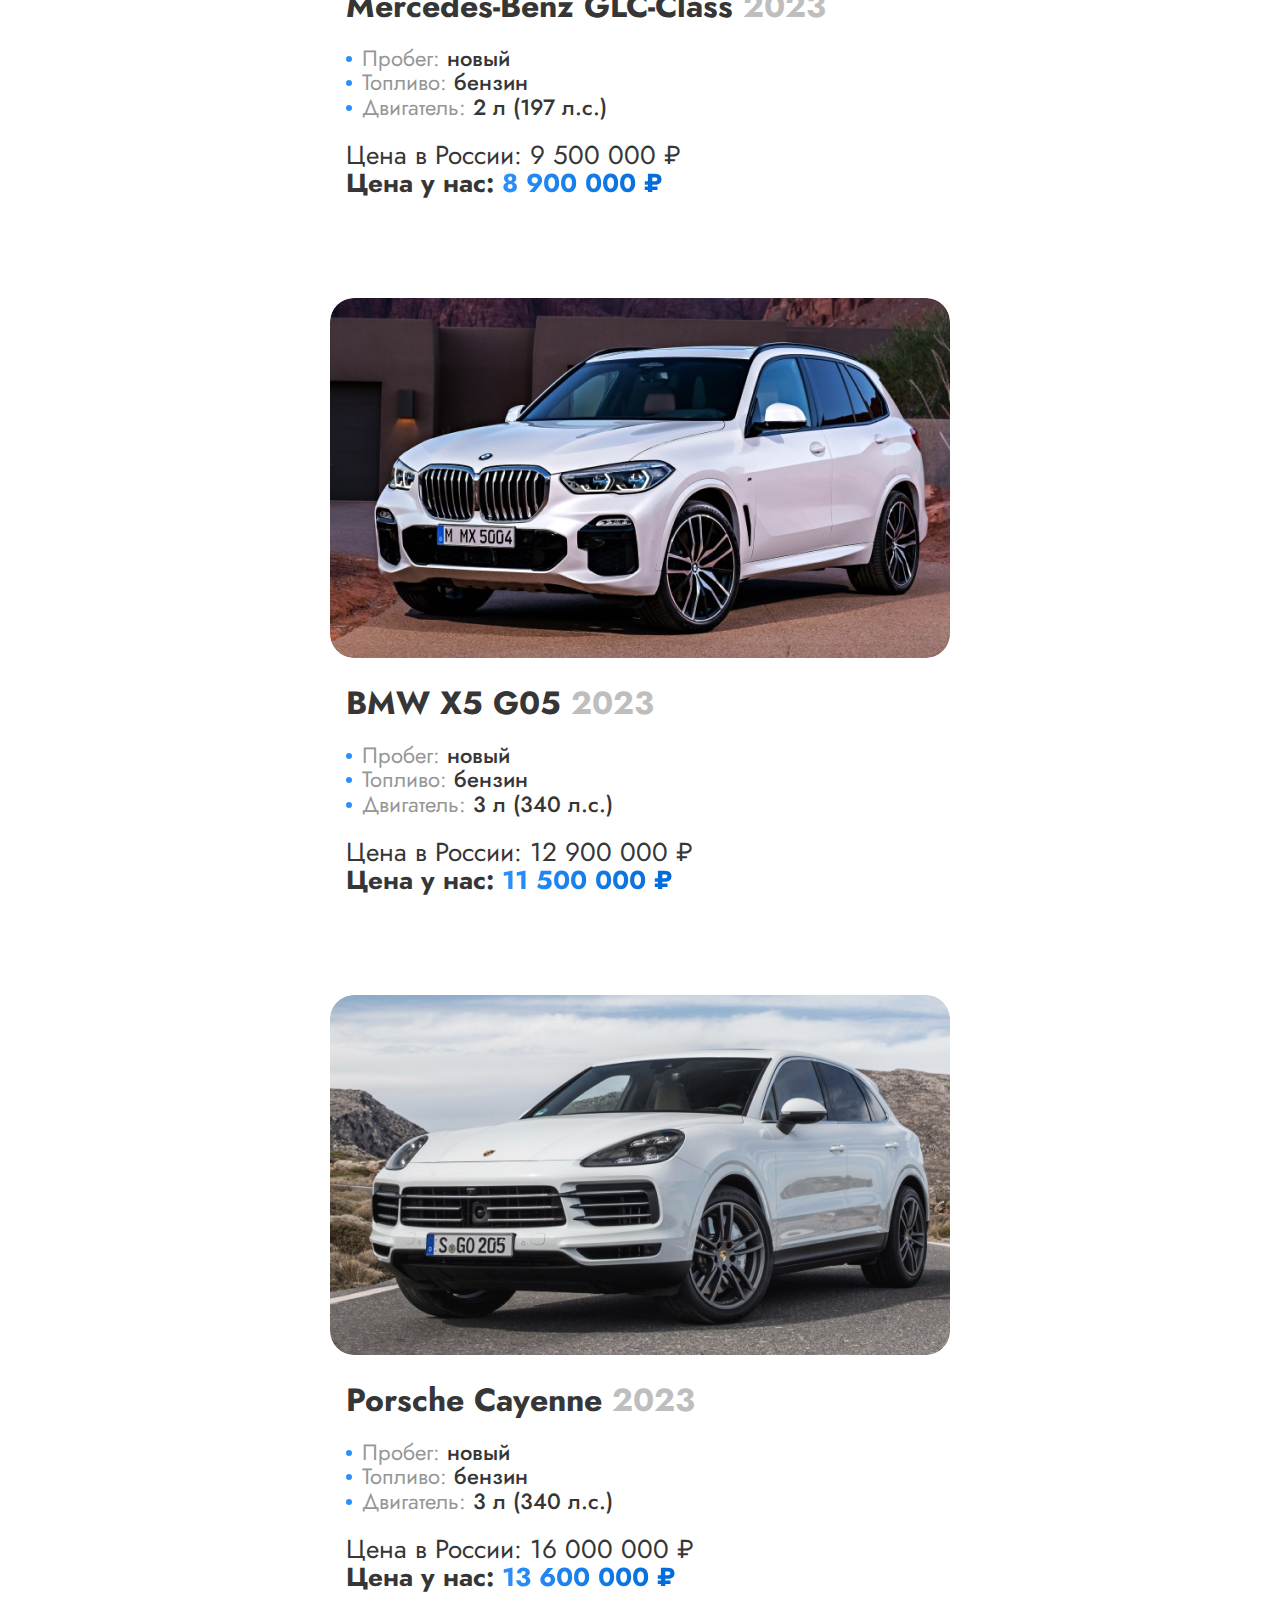
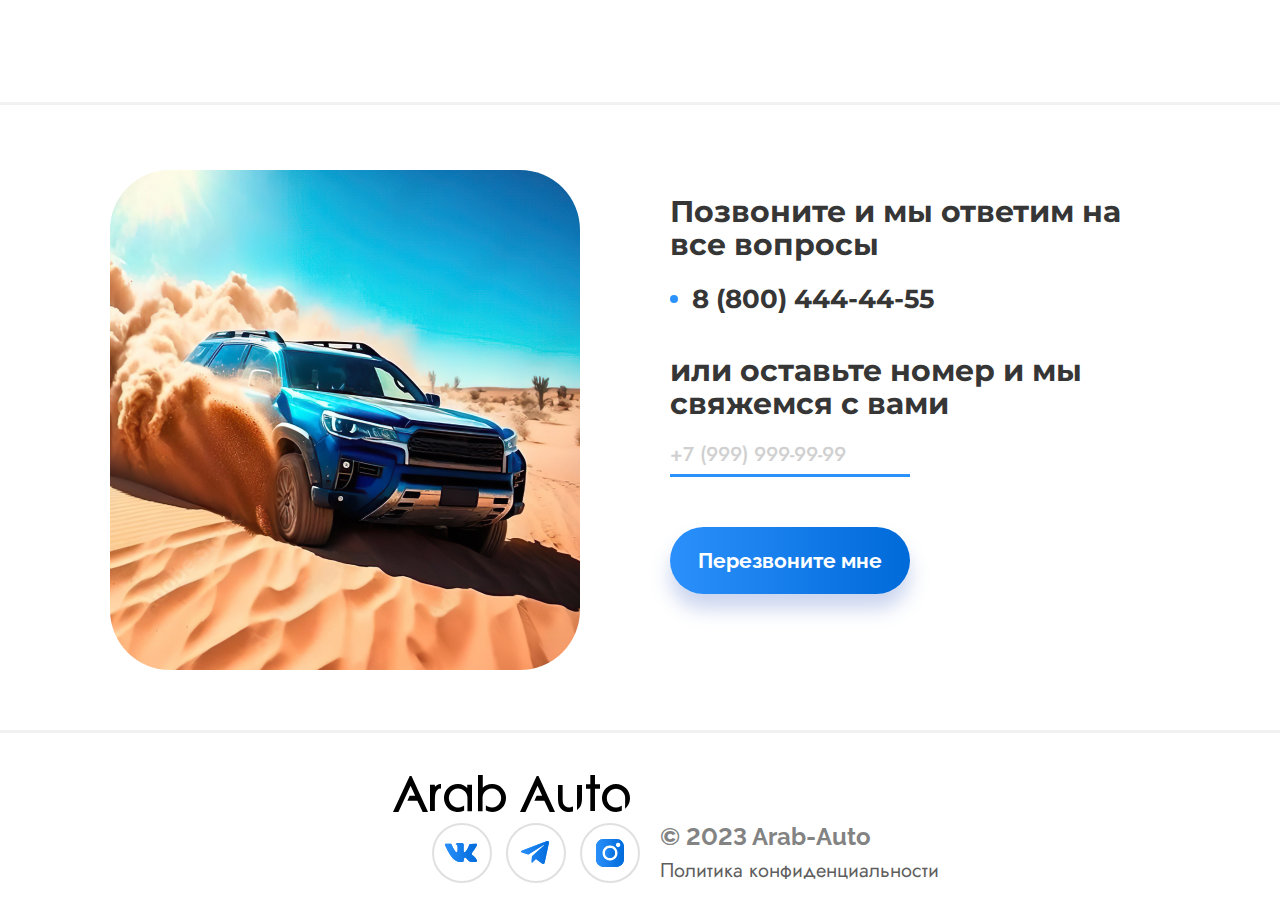
<file: crossover.html>
<!DOCTYPE html>
<html lang="en">

<head>
    <meta charset="UTF-8">
    <meta http-equiv="X-UA-Compatible" content="IE=edge">
    <meta name="viewport" content="width=device-width, initial-scale=1.0">
    <title>Catalogue</title>
    <link rel="stylesheet" href="./css/style.min.css">
    <link rel="preconnect" href="https://fonts.googleapis.com">
    <link rel="preconnect" href="https://fonts.gstatic.com" crossorigin>
    <link
        href="https://fonts.googleapis.com/css2?family=Inter:wght@600&family=Jost:wght@400;500;600;700&family=Montserrat:wght@400;700;800&family=Raleway:wght@700&display=swap"
        rel="stylesheet">
</head>

<body class="main__body">

    <!-- Header -->
    <header>
        <!-- Navbar -->
        <nav>
            <div class="container">
                <div class="navbar">
                    <div class="logo"> <a href="index.html"> <img src="./img/logo.svg" alt=""> </a> </div>
                    <ul class="menu">
                        <li class="menu__item menu__item-home"><a href="index.html" class="menu__item-link tocatalogue"
                                target="" data-scroll>Главная</a></li>
                                <li class="menu__item"><a href="index.html#leaders" class="menu__item-link" data-scroll>О нас</a></li>
                                <li class="menu__item"><a href="index.html#process" class="menu__item-link" data-scroll>Процесс</a></li>
                                <li class="menu__item"><a href="index.html#questions" class="menu__item-link" data-scroll>Вопросы</a></li>
                        <div class="menu__social">
                            <a href="#" class="menu__item-link menu__social-item" data-scroll><img src="./img/vk.svg"
                                    alt=""></a>
                            <a href="#" class="menu__item-link menu__soci   al-item" data-scroll><img src="./img/tg.svg"
                                    alt=""></a>
                            <a href="#" class="menu__item-link menu__social-item" data-scroll><img src="./img/insta.svg"
                                    alt=""></a>
                        </div>
                        <div class="tocopy">
                            <a href="#" class="menu__phone" id="menu__phone" data-scroll>8 (800) 444-44-55</a>
                            <p class="coupon-alert">Телефон скопирован</p>
                        </div>
                    </ul>
                    <div class="burger">
                        <span></span>
                    </div>
                </div>
            </div>
        </nav>
    </header>

    <section class="cars__section cars">
    <div class="container">
        <div class="cars__wrapper">
            <h1 class="cars__title leader__title title">Кроссо<span>веры</span></h1>
            <div class="cars__types">
                <a href="3mil.html" class="cars_type">До 3 млн.</a>
                <a href="6milunder.html" class="cars_type">До 6 млн.</a>
                <a href="6milabove.html" class="cars_type">От 6 млн.</a>
                <a href="catalogue.html" class="cars_type">Седаны</a>
                <a href="jeep.html" class="cars_type">Внедорожники</a>
            </div>
        </div>
        <div class="cars__wrapper2">
            <div class="cars__text">Мы готовы привести для вас любую машину, даже если она не указана в нашем
                ассортименте. Обратитесь к нам с запросом на интересующую вас марку и модель автомобиля, и мы поможем
                найти вам подходящий вариант.
            </div>
            <a class="cars__button hero__buton-call" href="#call">Оставить заявку</a>
            <!-- <button class="cars__button " type="submit"><a href="#call" target="_blank">Оставить заявку</a></button> -->
        </div>
        <div class="cars__items">
            <div class="cars__item">
                <div class="cars__img"><img src="./img/cars/chevroletCaptiva.jpg" alt=""></div>
                <div class="cars__name">Chevrolet Captiva <span>2023</span></div>
                <div class="cars__characterictics">
                    <div class="cars__characterictic">Пробег: <span>новый</span></div>
                    <div class="cars__characterictic">Топливо: <span>дизель</span></div>
                    <div class="cars__characterictic">Двигатель: <span> 2,4 л (249 л.с.)</span></div>
                </div>
                <div class="cars__prices">
                    <div class="cars__price-russia">Цена в России: 2 850 000 ₽ </div>
                    <div class="cars__price-arab">Цена у нас: <span>2 500 000 ₽</span></div>
                </div>
            </div>
            <div class="cars__item">
                <div class="cars__img"><img src="./img/cars/toyotaRaize.jpg" alt=""></div>
                <div class="cars__name">Toyota Raize 1.2 <span>2023</span></div>
                <div class="cars__characterictics">
                    <div class="cars__characterictic">Пробег: <span>новый</span></div>
                    <div class="cars__characterictic">Топливо: <span>дизель</span></div>
                    <div class="cars__characterictic">Двигатель: <span>1 л (98 л.с.)</span></div>
                </div>
                <div class="cars__prices">
                    <div class="cars__price-russia">Цена в России: 3 100 000 ₽ </div>
                    <div class="cars__price-arab">Цена у нас: <span>2 700 000 ₽</span></div>
                </div>
            </div>
            <div class="cars__item">
                <div class="cars__img"><img src="./img/cars/kiaSportage.jpg" alt=""></div>
                <div class="cars__name">KIA Sportage <span>2023</span></div>
                <div class="cars__characterictics">
                    <div class="cars__characterictic">Пробег: <span>8800 км</span></div>
                    <div class="cars__characterictic">Топливо: <span>дизель</span></div>
                    <div class="cars__characterictic">Двигатель: <span>2,5 л (186 л.с.)</span></div>
                </div>
                <div class="cars__prices">
                    <div class="cars__price-russia">Цена в России: 4 200 000 ₽ </div>
                    <div class="cars__price-arab">Цена у нас: <span>3 600 000 ₽</span></div>
                </div>
            </div>
            <div class="cars__item">
                <div class="cars__img"><img src="./img/cars/mitsubishiOutlander.jpg" alt=""></div>
                <div class="cars__name">Mitsubishi Outlander <span>2023</span></div>
                <div class="cars__characterictics">
                    <div class="cars__characterictic">Пробег: <span>новый</span></div>
                    <div class="cars__characterictic">Топливо: <span>бензин</span></div>
                    <div class="cars__characterictic">Двигатель: <span>2,4 л (167 л.с.)</span></div>
                </div>
                <div class="cars__prices">
                    <div class="cars__price-russia">Цена в России: 4 500 000 ₽ </div>
                    <div class="cars__price-arab">Цена у нас: <span>3 600 000 ₽</span></div>
                </div>
            </div>
            <div class="cars__item">
                <div class="cars__img"><img src="./img/cars/toyotaRAV4.jpg" alt=""></div>
                <div class="cars__name">Toyota RAV4 <span>2023</span></div>
                <div class="cars__characterictics">
                    <div class="cars__characterictic">Пробег: <span>2500 км</span></div>
                    <div class="cars__characterictic">Топливо: <span>бензин</span></div>
                    <div class="cars__characterictic">Двигатель: <span>2,5 л (199 л.с.)</span></div>
                </div>
                <div class="cars__prices">
                    <div class="cars__price-russia">Цена в России: 4 500 000 ₽ </div>
                    <div class="cars__price-arab">Цена у нас: <span>4 000 000 ₽</span></div>
                </div>
            </div>
            <div class="cars__item">
                <div class="cars__img"><img src="./img/cars/volkswagenID6.jpg" alt=""></div>
                <div class="cars__name">Volkswagen ID.6 <span>2022</span></div>
                <div class="cars__characterictics">
                    <div class="cars__characterictic">Пробег: <span>16 620 км</span></div>
                    <div class="cars__characterictic">Топливо: <span>электро</span></div>
                    <div class="cars__characterictic">Двигатель: <span>(204 л.с.)</span></div>
                </div>
                <div class="cars__prices">
                    <div class="cars__price-russia">Цена в России: 5 000 000 ₽ </div>
                    <div class="cars__price-arab">Цена у нас: <span>4 000 000 ₽</span></div>
                </div>
            </div>
            <div class="cars__item">
                <div class="cars__img"><img src="./img/cars/NissanXTrail.jpg" alt=""></div>
                <div class="cars__name">Nissan X-Trail <span>2023</span></div>
                <div class="cars__characterictics">
                    <div class="cars__characterictic">Пробег: <span>новый</span></div>
                    <div class="cars__characterictic">Топливо: <span>бензин</span></div>
                    <div class="cars__characterictic">Двигатель: <span>2,5 л (171 л.с.)</span></div>
                </div>
                <div class="cars__prices">
                    <div class="cars__price-russia">Цена в России: 4 500 000 ₽ </div>
                    <div class="cars__price-arab">Цена у нас: <span>4 500 000 ₽</span></div>
                </div>
            </div>
            <div class="cars__item">
                <div class="cars__img"><img src="./img/cars/HyundaiSantaFe.jpg" alt=""></div>
                <div class="cars__name">Hyundai Santa Fe <span>2023</span></div>
                <div class="cars__characterictics">
                    <div class="cars__characterictic">Пробег: <span>новый</span></div>
                    <div class="cars__characterictic">Топливо: <span>бензин</span></div>
                    <div class="cars__characterictic">Двигатель: <span>3,5 л (249 л.с.)</span></div>
                </div>
                <div class="cars__prices">
                    <div class="cars__price-russia">Цена в России: 5 100 000 ₽ </div>
                    <div class="cars__price-arab">Цена у нас: <span>4 500 000 ₽</span></div>
                </div>
            </div>
            <div class="cars__item">
                <div class="cars__img"><img src="./img/cars/TeslaModelY.jpg" alt=""></div>
                <div class="cars__name">Tesla Model Y Standard <span>2022</span></div>
                <div class="cars__characterictics">
                    <div class="cars__characterictic">Пробег: <span>16 620 км</span></div>
                    <div class="cars__characterictic">Топливо: <span>электро</span></div>
                    <div class="cars__characterictic">Двигатель: <span>(450 л.с.)</span></div>
                </div>
                <div class="cars__prices">
                    <div class="cars__price-russia">Цена в России: 6 500 000 ₽ </div>
                    <div class="cars__price-arab">Цена у нас: <span>5 700 000 ₽</span></div>
                </div>
            </div>
            <div class="cars__item">
                <div class="cars__img"><img src="./img/cars/LexusRX.jpg" alt=""></div>
                <div class="cars__name">Lexus RX <span>2022</span></div>
                <div class="cars__characterictics">
                    <div class="cars__characterictic">Пробег: <span>новый</span></div>
                    <div class="cars__characterictic">Топливо: <span>бензин</span></div>
                    <div class="cars__characterictic">Двигатель: <span>2,4 л (249 л.с.)</span></div>
                </div>
                <div class="cars__prices">
                    <div class="cars__price-russia">Цена в России: 7 000 000 ₽ </div>
                    <div class="cars__price-arab">Цена у нас: <span>5 500 000 ₽</span></div>
                </div>
            </div>
            <div class="cars__item">
                <div class="cars__img"><img src="./img/cars/MercedesGLC.jpg" alt=""></div>
                <div class="cars__name">Mercedes-Benz GLC-Class <span>2023</span></div>
                <div class="cars__characterictics">
                    <div class="cars__characterictic">Пробег: <span>новый</span></div>
                    <div class="cars__characterictic">Топливо: <span>бензин</span></div>
                    <div class="cars__characterictic">Двигатель: <span>2 л (197 л.с.)</span></div>
                </div>
                <div class="cars__prices">
                    <div class="cars__price-russia">Цена в России: 9 500 000 ₽ </div>
                    <div class="cars__price-arab">Цена у нас: <span>8 900 000 ₽</span></div>
                </div>
            </div>
            <div class="cars__item">
                <div class="cars__img"><img src="./img/cars/BMWX5.jpg" alt=""></div>
                <div class="cars__name">BMW X5 G05 <span>2023</span></div>
                <div class="cars__characterictics">
                    <div class="cars__characterictic">Пробег: <span>новый</span></div>
                    <div class="cars__characterictic">Топливо: <span>бензин</span></div>
                    <div class="cars__characterictic">Двигатель: <span>3 л (340 л.с.)</span></div>
                </div>
                <div class="cars__prices">
                    <div class="cars__price-russia">Цена в России: 12 900 000 ₽ </div>
                    <div class="cars__price-arab">Цена у нас: <span>11 500 000 ₽</span></div>
                </div>
            </div>
            <div class="cars__item">
                <div class="cars__img"><img src="./img/cars/PorcheCayenne.jpg" alt=""></div>
                <div class="cars__name">Porsche Cayenne <span>2023</span></div>
                <div class="cars__characterictics">
                    <div class="cars__characterictic">Пробег: <span>новый</span></div>
                    <div class="cars__characterictic">Топливо: <span>бензин</span></div>
                    <div class="cars__characterictic">Двигатель: <span>3 л (340 л.с.)</span></div>
                </div>
                <div class="cars__prices">
                    <div class="cars__price-russia">Цена в России: 16 000 000 ₽ </div>
                    <div class="cars__price-arab">Цена у нас: <span>13 600 000 ₽</span></div>
                </div>
            </div>
        </div>
    </div>
</section>
    <section class="call__section call" id="call">
    <div class="container">
        <div class="call__wrapper">
            <div class="call__img"></div>
            <div class="hc-right">
                <div class="form-block">

                    <div class="form-title">Позвоните и мы ответим на все вопросы</div>
                    <div class="form-number">8 (800) 444-44-55</div>
                    <div class="form-text">или оставьте номер
                        и мы свяжемся с вами</div>

                    <form action="telegram.php" method="POST" class="form__call">
                        <input class="form__input" type="text" name="phone" placeholder="+7 (999) 999-99-99" id="phone">
                        <!-- <input type="tel" name="phone" placeholder="Oставьтe свoй нoмep" required=""> -->
                        <!-- <input type="text" name="email" placeholder="Ваш E-mail"> -->
                        <button type="submit" class="send-button hero__buton-call" onclick="checkAndOpenModal()">Перезвоните мне</button>
                    </form>

                </div>
            </div>
        </div>
        <!-- Modal -->
        <div class="modal__wrapper">
            <div class="modal">
                <div class="modal__close"> <img src="./img/cancel.svg" alt="cancel"></div>
                <img class="popup__img" src="./img/popup.svg" alt="">
                <div class="modal__title"><span>Спасибо за заявку! Мы перезвоним вам в течение 20 минут.</span> </div>
                <div class="modal__body">
                </div>
            </div>
        </div>
    </div>
    </div>
    </div>
</section>
    <?
    include ("some_file.php");
    ?>

    <!-- Main Page -->
    <main>

    </main>

    <!-- Footer -->
    <footer>
    <div class="container">
        <div class="footer__navbar">
            <a href="#navbar" class="footer__logo"><img src="./img/logo.svg" alt=""></a>
            <div class="footer__links">
                <a href="index.html" class="menu__item-link tocatalogue"
                        target="" data-scroll>Главная</a>
               <a href="#call" class="menu__item-link" data-scroll>Контакты</a>
            </div>
            <div class="footer__socials">
                <div class="footer__social"><img src="./img/vk.svg" alt=""></div>
                <div class="footer__social"><img src="./img/tg.svg" alt=""></div>
                <div class="footer__social"><img src="./img/insta.svg" alt=""></div>
            </div>
            <div class="footer__copy">
                <div class="footer__copy-year">© 2023 Arab-Auto</div>
                <div class="footer__copy-text">Политика конфиденциальности</div>
            </div>
        </div>
</footer>


</body>

<script src="./js/scripts.min.js"></script>


</html>
</file>
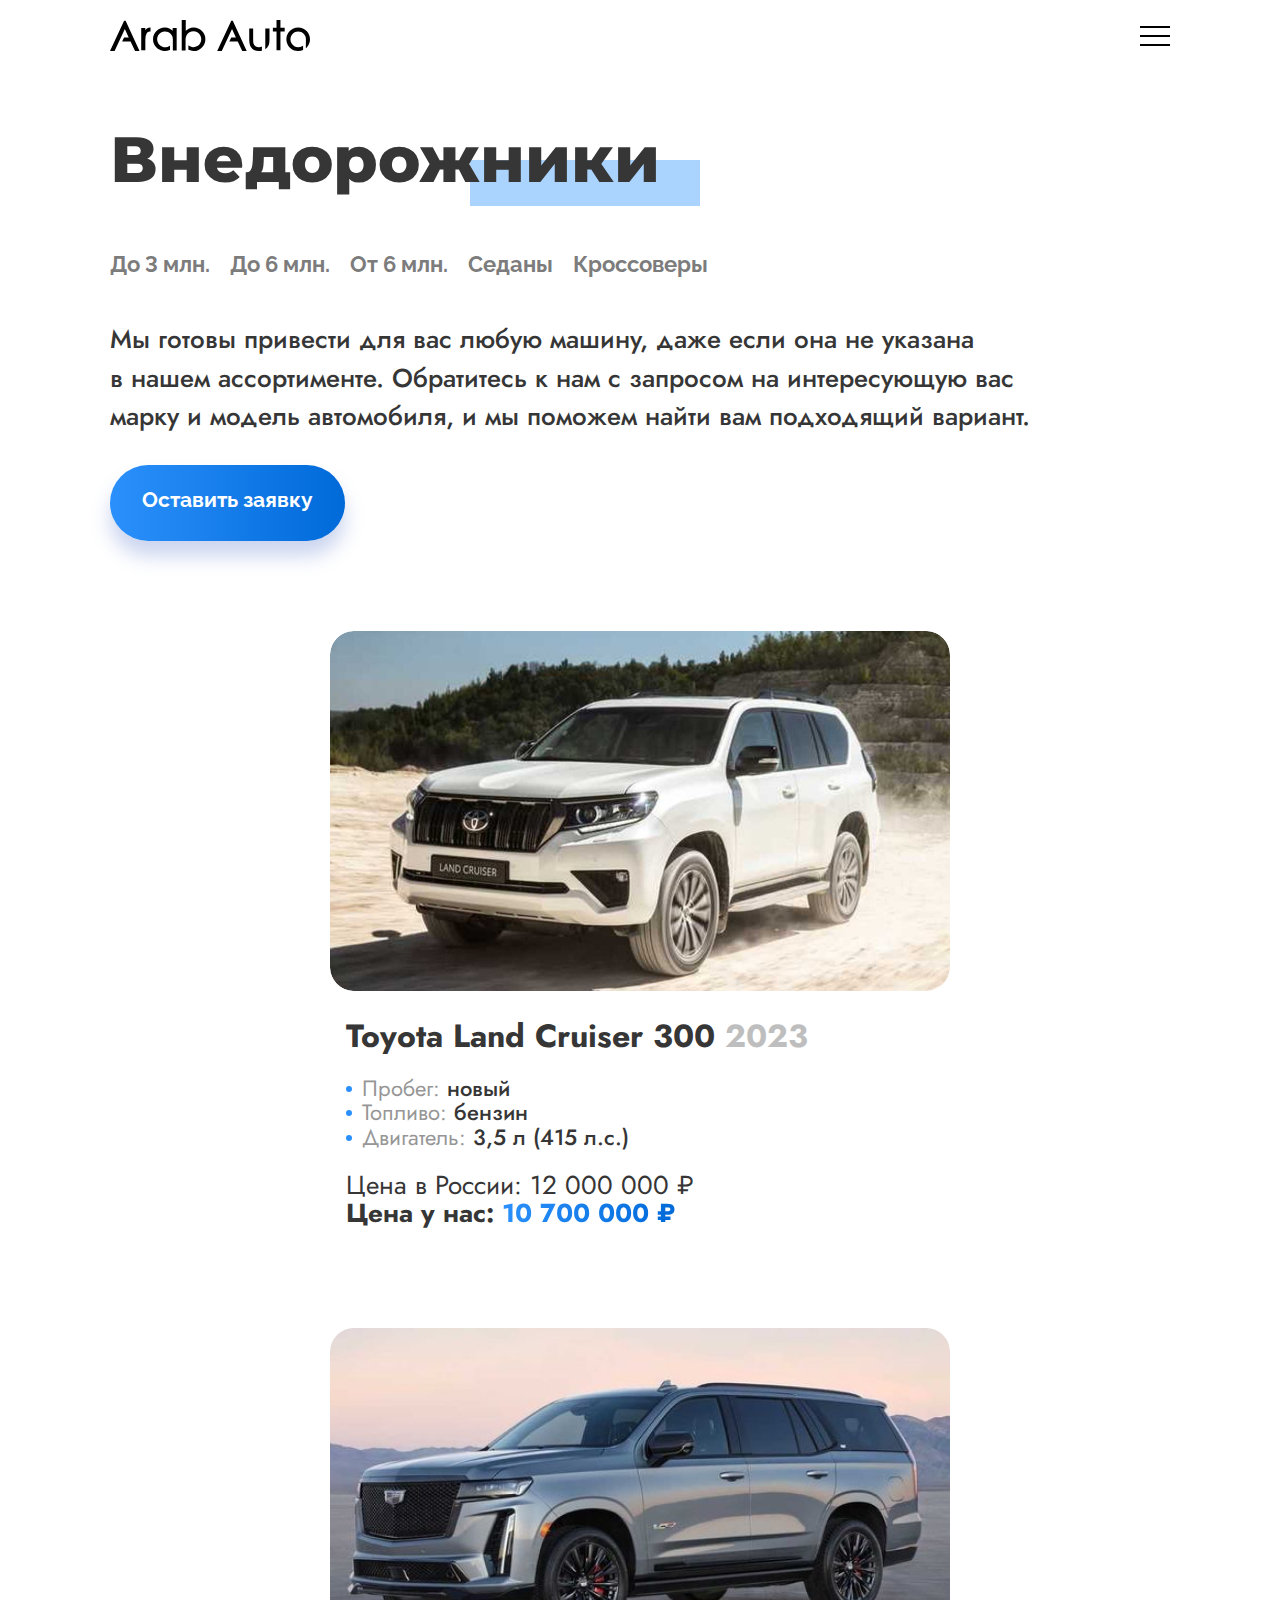
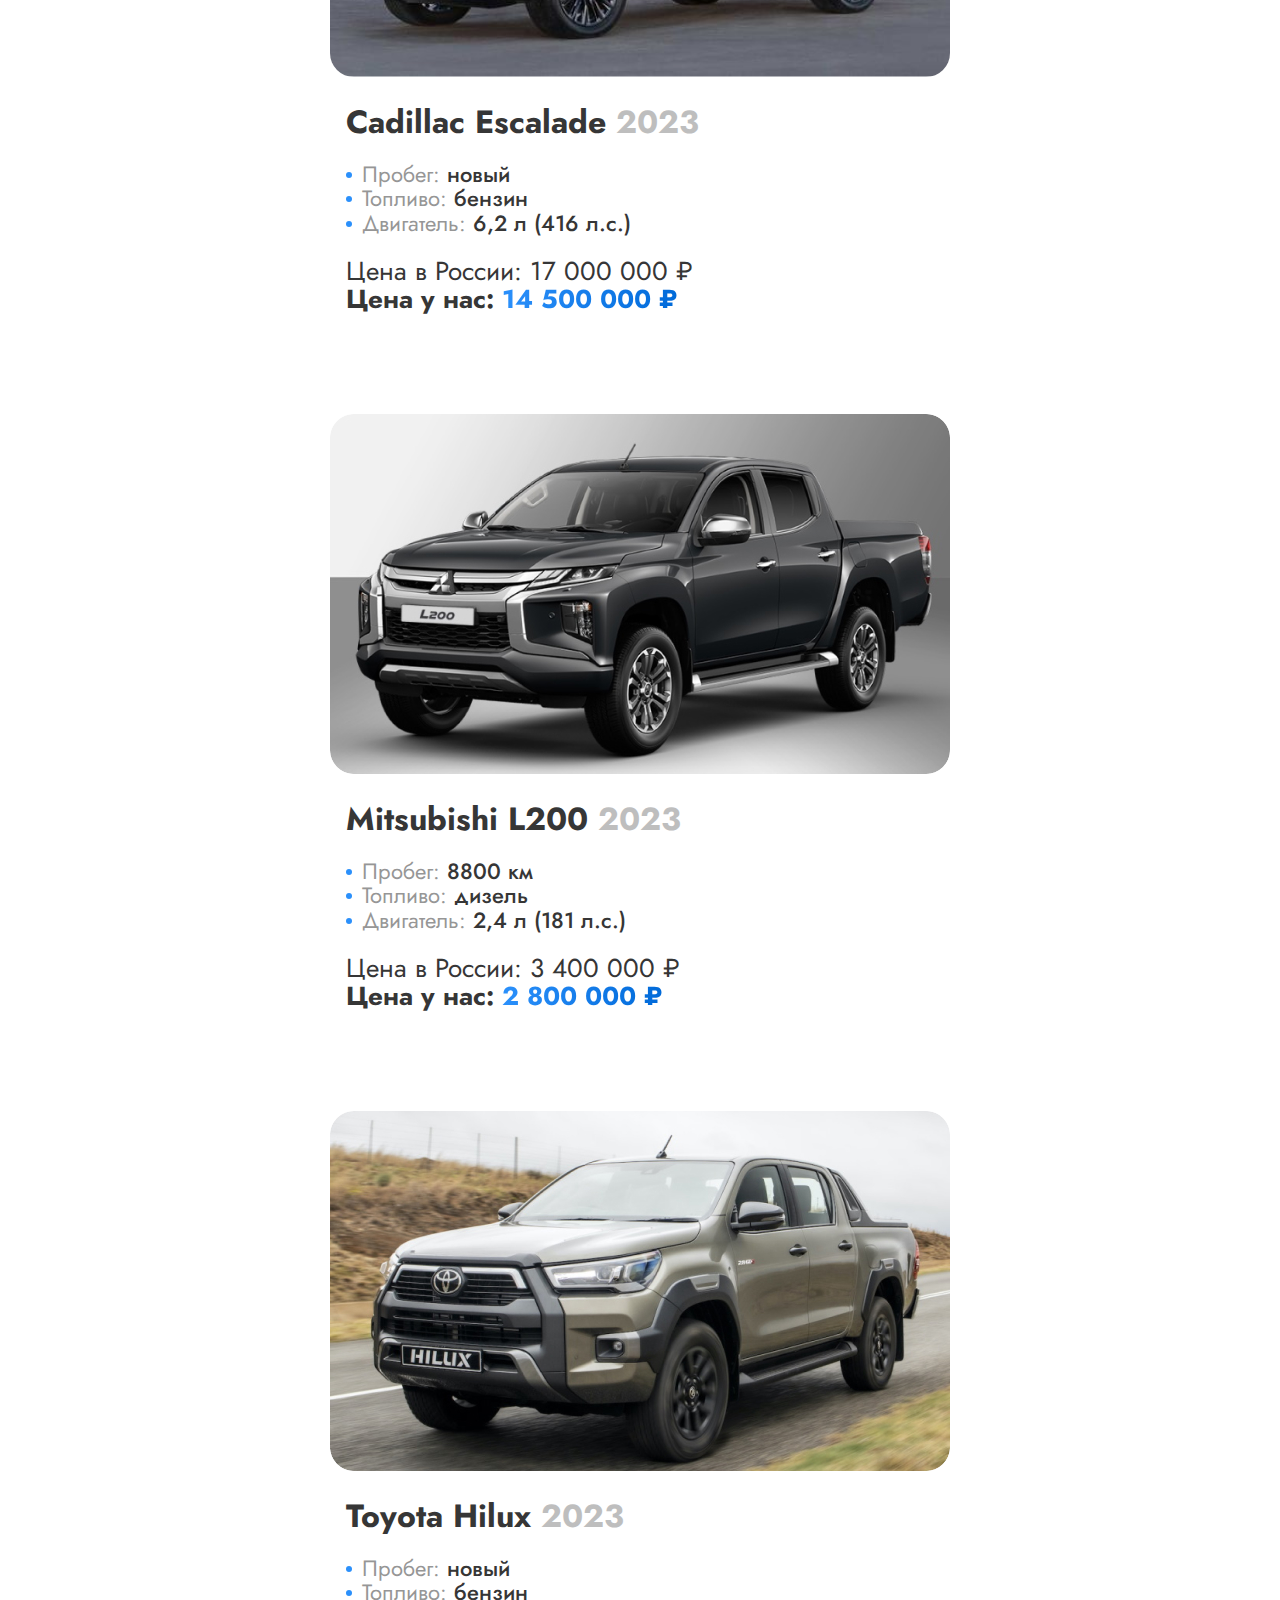
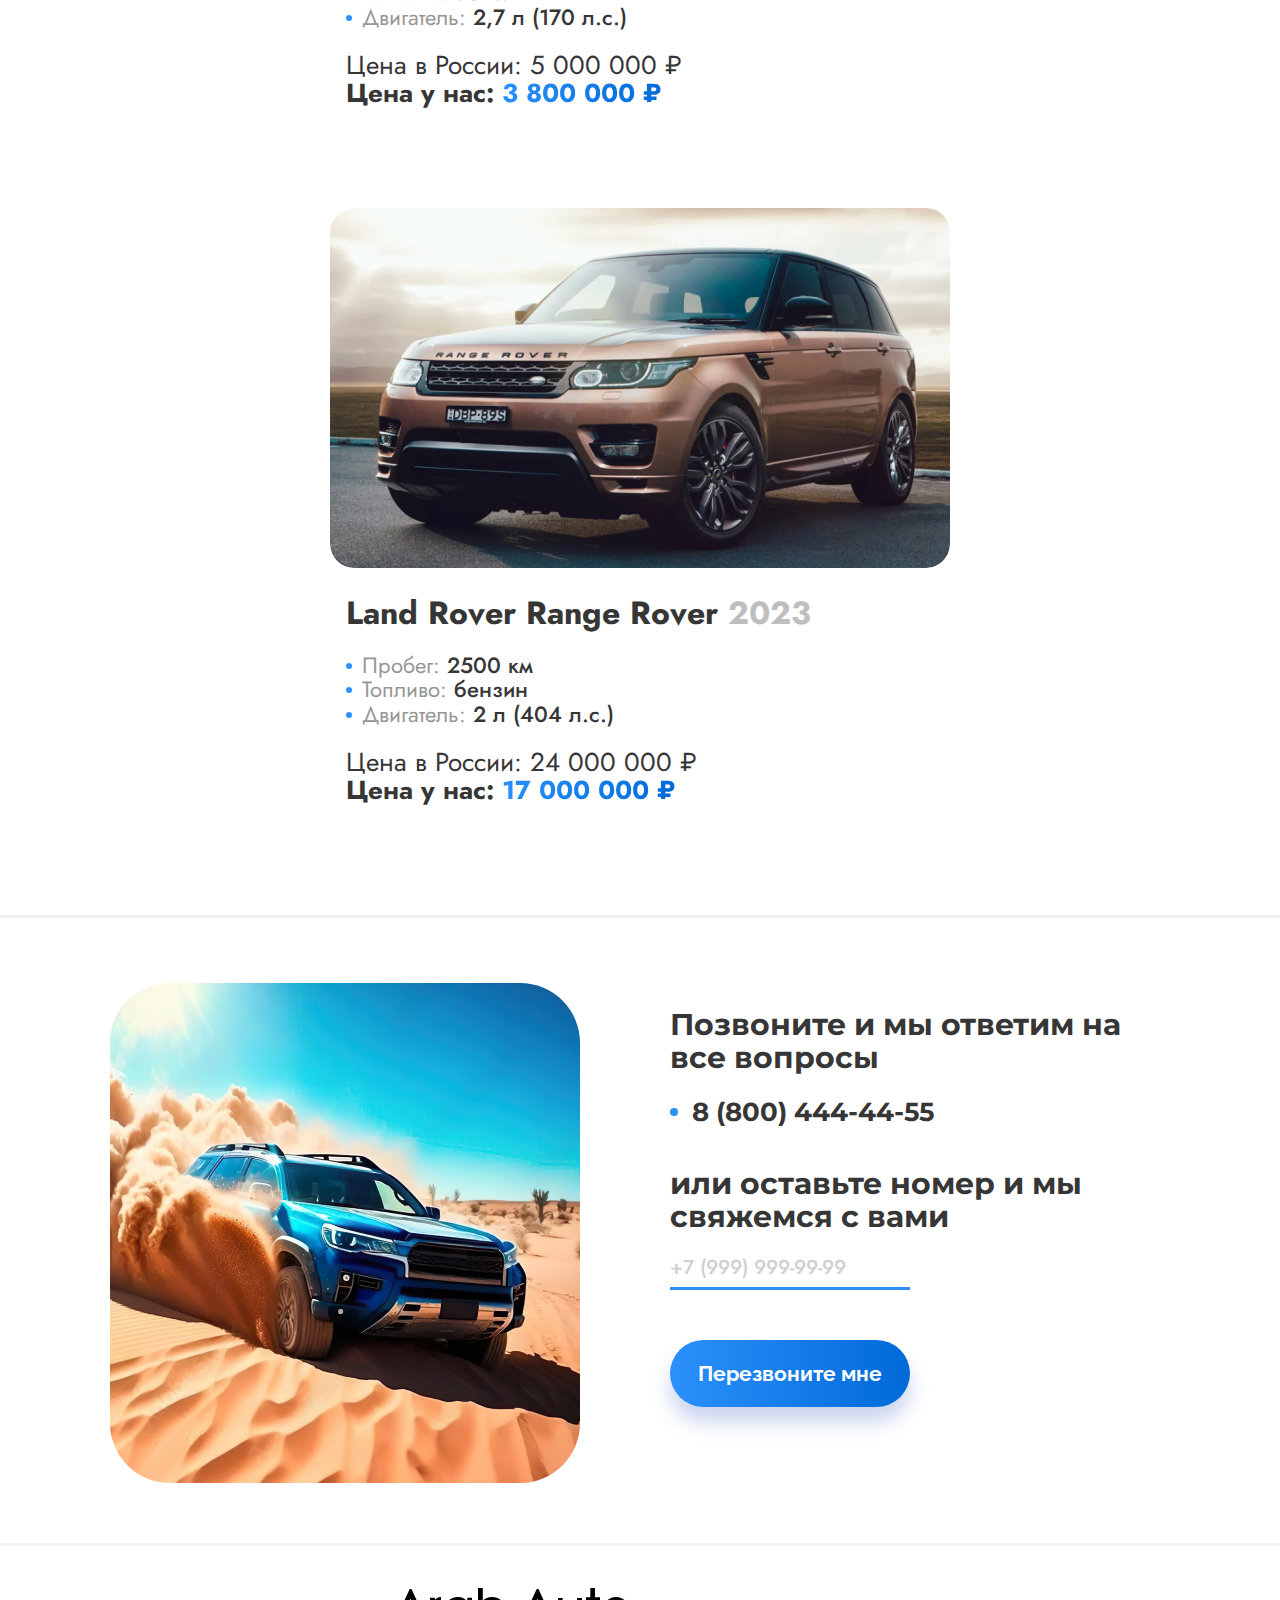
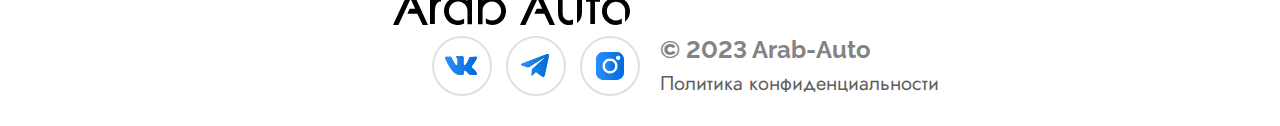
<file: jeep.html>
<!DOCTYPE html>
<html lang="en">

<head>
    <meta charset="UTF-8">
    <meta http-equiv="X-UA-Compatible" content="IE=edge">
    <meta name="viewport" content="width=device-width, initial-scale=1.0">
    <title>Catalogue</title>
    <link rel="stylesheet" href="./css/style.min.css">
    <link rel="preconnect" href="https://fonts.googleapis.com">
    <link rel="preconnect" href="https://fonts.gstatic.com" crossorigin>
    <link
        href="https://fonts.googleapis.com/css2?family=Inter:wght@600&family=Jost:wght@400;500;600;700&family=Montserrat:wght@400;700;800&family=Raleway:wght@700&display=swap"
        rel="stylesheet">
</head>

<body class="main__body">

    <!-- Header -->
    <header>
        <!-- Navbar -->
        <nav>
            <div class="container">
                <div class="navbar">
                    <div class="logo"> <a href="index.html"> <img src="./img/logo.svg" alt=""> </a> </div>
                    <ul class="menu">
                        <li class="menu__item menu__item-home"><a href="index.html" class="menu__item-link tocatalogue"
                                target="" data-scroll>Главная</a></li>
                        <li class="menu__item"><a href="index.html#leaders" class="menu__item-link" data-scroll>О нас</a></li>
                        <li class="menu__item"><a href="index.html#process" class="menu__item-link" data-scroll>Процесс</a></li>
                        <li class="menu__item"><a href="index.html#questions" class="menu__item-link" data-scroll>Вопросы</a></li>
                        <div class="menu__social">
                            <a href="#" class="menu__item-link menu__social-item" data-scroll><img src="./img/vk.svg"
                                    alt=""></a>
                            <a href="#" class="menu__item-link menu__soci   al-item" data-scroll><img src="./img/tg.svg"
                                    alt=""></a>
                            <a href="#" class="menu__item-link menu__social-item" data-scroll><img src="./img/insta.svg"
                                    alt=""></a>
                        </div>
                        <div class="tocopy">
                            <a href="#" class="menu__phone" id="menu__phone" data-scroll>8 (800) 444-44-55</a>
                            <p class="coupon-alert">Телефон скопирован</p>
                        </div>
                    </ul>
                    <div class="burger">
                        <span></span>
                    </div>
                </div>
            </div>
        </nav>
    </header>

    <section class="cars__section cars">
    <div class="container">
        <div class="cars__wrapper">
            <h1 class="cars__title leader__title title">Внедорож<span>ники</span></h1>
            <div class="cars__types">
                <a href="3mil.html" class="cars_type">До 3 млн.</a>
                <a href="6milunder.html" class="cars_type">До 6 млн.</a>
                <a href="6milabove.html" class="cars_type">От 6 млн.</a>
                <a href="catalogue.html" class="cars_type">Седаны</a>
                <a href="jeep.html" class="cars_type">Кроссоверы</a>
            </div>
        </div>
        <div class="cars__wrapper2">
            <div class="cars__text">Мы готовы привести для вас любую машину, даже если она не указана в нашем
                ассортименте. Обратитесь к нам с запросом на интересующую вас марку и модель автомобиля, и мы поможем
                найти вам подходящий вариант.
            </div>
            <a class="cars__button hero__buton-call" href="#call">Оставить заявку</a>
            <!-- <button class="cars__button " type="submit"><a href="#call" target="_blank">Оставить заявку</a></button> -->
        </div>
        <div class="cars__items">
            <div class="cars__item">
                <div class="cars__img"><img src="./img/cars/ToyotaLandCruiser.jpg" alt=""></div>
                <div class="cars__name">Toyota Land Cruiser 300 <span>2023</span></div>
                <div class="cars__characterictics">
                    <div class="cars__characterictic">Пробег: <span>новый</span></div>
                    <div class="cars__characterictic">Топливо: <span>бензин</span></div>
                    <div class="cars__characterictic">Двигатель: <span>3,5 л (415 л.с.)</span></div>
                </div>
                <div class="cars__prices">
                    <div class="cars__price-russia">Цена в России: 12 000 000 ₽ </div>
                    <div class="cars__price-arab">Цена у нас: <span>10 700 000 ₽</span></div>
                </div>
            </div>
            <div class="cars__item">
                <div class="cars__img"><img src="./img/cars/cadilacescalade.png" alt=""></div>
                <div class="cars__name">Cadillac Escalade <span>2023</span></div>
                <div class="cars__characterictics">
                    <div class="cars__characterictic">Пробег: <span>новый</span></div>
                    <div class="cars__characterictic">Топливо: <span>бензин</span></div>
                    <div class="cars__characterictic">Двигатель: <span>6,2 л (416 л.с.)</span></div>
                </div>
                <div class="cars__prices">
                    <div class="cars__price-russia">Цена в России: 17 000 000 ₽ </div>
                    <div class="cars__price-arab">Цена у нас: <span>14 500 000 ₽</span></div>
                </div>
            </div>
            <div class="cars__item">
                <div class="cars__img"><img src="./img/cars/MitsubishiL200.jpg" alt=""></div>
                <div class="cars__name">Mitsubishi L200 <span>2023</span></div>
                <div class="cars__characterictics">
                    <div class="cars__characterictic">Пробег: <span>8800 км</span></div>
                    <div class="cars__characterictic">Топливо: <span>дизель</span></div>
                    <div class="cars__characterictic">Двигатель: <span>2,4 л (181 л.с.)</span></div>
                </div>
                <div class="cars__prices">
                    <div class="cars__price-russia">Цена в России: 3 400 000 ₽ </div>
                    <div class="cars__price-arab">Цена у нас: <span>2 800 000 ₽</span></div>
                </div>
            </div>
            <div class="cars__item">
                <div class="cars__img"><img src="./img/cars/ToyotaHilux.jpg" alt=""></div>
                <div class="cars__name">Toyota Hilux <span>2023</span></div>
                <div class="cars__characterictics">
                    <div class="cars__characterictic">Пробег: <span>новый</span></div>
                    <div class="cars__characterictic">Топливо: <span>бензин</span></div>
                    <div class="cars__characterictic">Двигатель: <span>2,7 л (170 л.с.)</span></div>
                </div>
                <div class="cars__prices">
                    <div class="cars__price-russia">Цена в России: 5 000 000 ₽ </div>
                    <div class="cars__price-arab">Цена у нас: <span>3 800 000 ₽</span></div>
                </div>
            </div>
            <div class="cars__item">
                <div class="cars__img"><img src="./img/cars/LandRoverRangeRover.jpg" alt=""></div>
                <div class="cars__name">Land Rover Range Rover <span>2023</span></div>
                <div class="cars__characterictics">
                    <div class="cars__characterictic">Пробег: <span>2500 км</span></div>
                    <div class="cars__characterictic">Топливо: <span>бензин</span></div>
                    <div class="cars__characterictic">Двигатель: <span>2 л (404 л.с.)</span></div>
                </div>
                <div class="cars__prices">
                    <div class="cars__price-russia">Цена в России: 24 000 000 ₽ </div>
                    <div class="cars__price-arab">Цена у нас: <span>17 000 000 ₽</span></div>
                </div>
            </div>
        </div>
    </div>
</section>
    <section class="call__section call" id="call">
    <div class="container">
        <div class="call__wrapper">
            <div class="call__img"></div>
            <div class="hc-right">
                <div class="form-block">

                    <div class="form-title">Позвоните и мы ответим на все вопросы</div>
                    <div class="form-number">8 (800) 444-44-55</div>
                    <div class="form-text">или оставьте номер
                        и мы свяжемся с вами</div>

                    <form action="telegram.php" method="POST" class="form__call">
                        <input class="form__input" type="text" name="phone" placeholder="+7 (999) 999-99-99" id="phone">
                        <!-- <input type="tel" name="phone" placeholder="Oставьтe свoй нoмep" required=""> -->
                        <!-- <input type="text" name="email" placeholder="Ваш E-mail"> -->
                        <button type="submit" class="send-button hero__buton-call" onclick="checkAndOpenModal()">Перезвоните мне</button>
                    </form>

                </div>
            </div>
        </div>
        <!-- Modal -->
        <div class="modal__wrapper">
            <div class="modal">
                <div class="modal__close"> <img src="./img/cancel.svg" alt="cancel"></div>
                <img class="popup__img" src="./img/popup.svg" alt="">
                <div class="modal__title"><span>Спасибо за заявку! Мы перезвоним вам в течение 20 минут.</span> </div>
                <div class="modal__body">
                </div>
            </div>
        </div>
    </div>
    </div>
    </div>
</section>
    <?
    include ("some_file.php");
    ?>

    <!-- Main Page -->
    <main>

    </main>

    <!-- Footer -->
    <footer>
    <div class="container">
        <div class="footer__navbar">
            <a href="#navbar" class="footer__logo"><img src="./img/logo.svg" alt=""></a>
            <div class="footer__links">
                <a href="index.html" class="menu__item-link tocatalogue"
                        target="" data-scroll>Главная</a>
               <a href="#call" class="menu__item-link" data-scroll>Контакты</a>
            </div>
            <div class="footer__socials">
                <div class="footer__social"><img src="./img/vk.svg" alt=""></div>
                <div class="footer__social"><img src="./img/tg.svg" alt=""></div>
                <div class="footer__social"><img src="./img/insta.svg" alt=""></div>
            </div>
            <div class="footer__copy">
                <div class="footer__copy-year">© 2023 Arab-Auto</div>
                <div class="footer__copy-text">Политика конфиденциальности</div>
            </div>
        </div>
</footer>


</body>

<script src="./js/scripts.min.js"></script>


</html>
</file>
<file: css/style.min.css>
*{padding:0;margin:0;border:0}*,:after,:before{-webkit-box-sizing:border-box;box-sizing:border-box}aside,footer,header,nav,section{display:block}body{line-height:1;-ms-text-size-adjust:100%;-moz-text-size-adjust:100%;-webkit-text-size-adjust:100%}input::-ms-clear{display:none}button{cursor:pointer}button::-moz-focus-inner{padding:0;border:0}a,a:visited{text-decoration:none}a:hover{text-decoration:none}ul li{list-style:none}img{vertical-align:top}h1,h2,h3,h4,h5,h6{font-weight:inherit;font-size:inherit}.container{max-width:1360px;width:100%;margin:0 auto;padding:0 20px}body{font-family:Montserrat,sans-serif;overflow-x:hidden}body.locked{overflow:hidden}@-webkit-keyframes fade{0%{opacity:0}100%{opacity:1}}@keyframes fade{0%{opacity:0}100%{opacity:1}}.btn{font-style:normal;font-weight:700;font-size:18px;line-height:22px;text-transform:uppercase;display:inline-block;display:-webkit-box;display:-ms-flexbox;display:flex;-webkit-box-pack:center;-ms-flex-pack:center;justify-content:center;-webkit-box-align:center;-ms-flex-align:center;align-items:center;padding:15px 0;-webkit-transition:all .3s ease;-o-transition:all .3s ease;transition:all .3s ease}.btn__outline{color:#153344;-webkit-transition:all .3s ease;-o-transition:all .3s ease;transition:all .3s ease}.btn__outline:hover{color:rgba(43,144,251,.8);-webkit-transition:all .3s ease;-o-transition:all .3s ease;transition:all .3s ease}.btn__primary{color:#fff;background-color:#153344;-webkit-transition:all .3s ease;-o-transition:all .3s ease;transition:all .3s ease}.btn__primary.acrive{display:block}.btn__primary:hover{background-color:#010d14;-webkit-transition:all .3s ease;-o-transition:all .3s ease;transition:all .3s ease}.title{color:var(--dark,#363636);font-variant-numeric:lining-nums proportional-nums;font-family:Montserrat;font-size:72px;font-style:normal;font-weight:800;line-height:147.5%;position:relative;z-index:1}.title ::after{position:absolute;content:"";width:230px;height:46px;background:rgba(43,144,251,.4);top:105px;right:-20px;z-index:-1}nav{z-index:1000000}.navbar{z-index:10000;display:-webkit-box;display:-ms-flexbox;display:flex;width:100%;-webkit-box-align:center;-ms-flex-align:center;align-items:center;margin-top:20px}.logo{padding-right:40px}.menu{display:-webkit-box;display:-ms-flexbox;display:flex;padding-top:10px;-webkit-box-align:center;-ms-flex-align:center;align-items:center}.menu__social{display:-webkit-box;display:-ms-flexbox;display:flex;gap:14px;margin-left:auto;padding-left:120px;-webkit-transition:.3s all;-o-transition:.3s all;transition:.3s all}.menu__social-item:hover{-webkit-transform:translateY(-3px);-ms-transform:translateY(-3px);transform:translateY(-3px)}.menu__phone{padding-left:30px;color:#000;text-align:right;font-variant-numeric:lining-nums proportional-nums;font-family:Jost;font-size:24px;font-style:normal;font-weight:700;line-height:110%;position:relative}.menu__item{padding-right:28px}.menu__item.with__submenu{position:relative;display:-webkit-box;display:-ms-flexbox;display:flex;-webkit-box-align:center;-ms-flex-align:center;align-items:center}.menu__item.with__submenu img{margin-top:6px;margin-left:3px;-webkit-transition:.3s all;-o-transition:.3s all;transition:.3s all}.menu__item.with__submenu .submenu{display:none;position:absolute;left:0;right:0;top:25px;background:#153344}.menu__item.with__submenu .submenu.active{display:block;-webkit-animation:fade .3s linear;animation:fade .3s linear}.menu__item.with__submenu .submenu__link{color:#000;font-variant-numeric:lining-nums proportional-nums;font-family:Jost;font-size:20px;font-style:normal;font-weight:500;line-height:110%;text-transform:capitalize;-webkit-transition:.3s;-o-transition:.3s;transition:.3s}.menu__item.with__submenu .submenu__link:hover{background:rgba(43,144,251,.8)}.menu__item-link{color:#000;font-variant-numeric:lining-nums proportional-nums;font-family:Jost;font-size:20px;font-style:normal;font-weight:500;line-height:110%;text-transform:capitalize;-webkit-transition:all .3s;-o-transition:all .3s;transition:all .3s;display:-webkit-box;display:-ms-flexbox;display:flex;-webkit-box-align:center;-ms-flex-align:center;align-items:center}.menu__item-link .submenu__arrow{margin-left:10px;-webkit-transition:.3s all;-o-transition:.3s all;transition:.3s all}.menu__item-link .submenu__arrow.active{display:-webkit-box;display:-ms-flexbox;display:flex;-webkit-transform:rotate(180deg);-ms-transform:rotate(180deg);transform:rotate(180deg);-webkit-transition:.3s all;-o-transition:.3s all;transition:.3s all}.menu__item-link.trigger__link.active{color:rgba(43,144,251,.8)}.menu__item-link.trigger__link.active .submenu__path{fill:rgba(43,144,251,.8);-webkit-transition:.3s all;-o-transition:.3s all;transition:.3s all}.menu__item-link.trigger__link:hover .submenu__path{fill:rgba(43,144,251,.8);-webkit-transition:.3s all;-o-transition:.3s all;transition:.3s all}.menu__item-link .submenu__path{-webkit-transition:.3s all;-o-transition:.3s all;transition:.3s all}.menu__item-link:hover{color:rgba(43,144,251,.8)}.menu__item-link:hover::after{width:75%;-webkit-transition:all .3s;-o-transition:all .3s;transition:all .3s}.nav__btns{margin-left:auto;display:-webkit-box;display:-ms-flexbox;display:flex}.nav__btns.active{display:-webkit-box;display:-ms-flexbox;display:flex;position:absolute;left:0;right:0;bottom:0;z-index:333;gap:10px}.nav__btn{padding:15px 30px}.nav__btn.active{display:-webkit-box;display:-ms-flexbox;display:flex}.burger{display:none;cursor:pointer}.tocopy{position:relative}.coupon-alert{display:none;color:green;position:absolute;left:60px}.container2{max-width:1820px;width:100%;margin:0 auto;padding:0 10px}.hero{padding-top:48px}.hero__wrapper{display:-webkit-box;display:-ms-flexbox;display:flex;-ms-flex-wrap:wrap;flex-wrap:wrap;gap:31px}.hero__img{border-radius:60px;background-image:url(../img/herobg.jpg);width:847px;height:822px;background-repeat:no-repeat;background-position:center}.hero__info{border-radius:60px;border:3px solid #eee;max-width:50%;width:50%}.hero__title{margin-left:54px;padding-bottom:29px;padding-top:200px;max-width:725px;color:var(--dark,#363636);font-variant-numeric:lining-nums proportional-nums;font-family:Montserrat;font-size:51px;font-style:normal;font-weight:800;line-height:120%;text-transform:uppercase}.hero__title span{background:-webkit-gradient(linear,left top,right top,from(#2b90fb),to(#006ad9));background:-o-linear-gradient(left,#2b90fb 0,#006ad9 100%);background:linear-gradient(90deg,#2b90fb 0,#006ad9 100%);background-clip:text;-webkit-background-clip:text;-webkit-text-fill-color:transparent;font-variant-numeric:lining-nums proportional-nums;text-transform:uppercase}.hero__buttons{margin-left:54px;display:-webkit-box;display:-ms-flexbox;display:flex;gap:21px}.hero__buton-call{color:#fff;font-variant-numeric:lining-nums proportional-nums;font-family:Raleway;font-size:21px;font-style:normal;font-weight:700;line-height:147.5%;border-radius:54px;background:var(--linear-1,linear-gradient(90deg,#2b90fb 0,#006ad9 100%));-webkit-box-shadow:0 15px 19px 0 rgba(68,105,196,.28);box-shadow:0 15px 19px 0 rgba(68,105,196,.28);padding:19px 28px 18px 28px;-webkit-transition:.3s all;-o-transition:.3s all;transition:.3s all;color:#fff;font-variant-numeric:lining-nums proportional-nums;font-family:Raleway;font-size:21px;font-style:normal;font-weight:700;line-height:147.5%;-webkit-box-align:center;-ms-flex-align:center;align-items:center}.hero__buton-call a{color:#fff;font-variant-numeric:lining-nums proportional-nums;font-family:Raleway;font-size:21px;font-style:normal;font-weight:700;line-height:147.5%;-webkit-box-align:center;-ms-flex-align:center;align-items:center}.hero__buton-call:hover{border-radius:54px;background:-webkit-gradient(linear,left top,right top,from(#429eff),to(#0b78ec));background:-o-linear-gradient(left,#429eff 0,#0b78ec 100%);background:linear-gradient(90deg,#429eff 0,#0b78ec 100%);-webkit-box-shadow:0 15px 29px 0 rgba(68,105,196,.39);box-shadow:0 15px 29px 0 rgba(68,105,196,.39);-webkit-transform:translateY(-3px);-ms-transform:translateY(-3px);transform:translateY(-3px)}.hero__buton-call:active{border-radius:54px;background:-webkit-gradient(linear,left top,right top,from(#2585ea),to(#0063cc));background:-o-linear-gradient(left,#2585ea 0,#0063cc 100%);background:linear-gradient(90deg,#2585ea 0,#0063cc 100%);-webkit-box-shadow:0 9px 11px 0 rgba(68,105,196,.22);box-shadow:0 9px 11px 0 rgba(68,105,196,.22)}.hero__buton-catalogue{color:#282828;font-variant-numeric:lining-nums proportional-nums;font-family:Raleway;font-size:21px;font-style:normal;font-weight:700;line-height:147.5%;border-radius:54px;border:4px solid #ebebeb;background:#fff;padding:17px 34px;-webkit-transition:.3s all;-o-transition:.3s all;transition:.3s all}.hero__buton-catalogue a{color:#282828;font-variant-numeric:lining-nums proportional-nums;font-family:Raleway;font-size:21px;font-style:normal;font-weight:700;line-height:147.5%}.hero__buton-catalogue:hover{border-radius:54px;border:4px solid #ebebeb;background:#fff;-webkit-transform:translateY(-3px);-ms-transform:translateY(-3px);transform:translateY(-3px)}.hero__buton-catalogue:active{border-radius:54px;border:4px solid #ebebeb;background:#f4f4f4}.hero__points{padding-top:79px;margin-left:54px}.hero__point{padding-bottom:16px;color:var(--dark,#363636);font-family:Jost;font-size:24px;font-style:normal;font-weight:600;line-height:130.5%;max-width:582px;position:relative;padding-left:16px}.hero__point::after{position:absolute;content:"";top:12px;left:0;width:7px;height:8px;border-radius:50%;background:#2b90fb}.assort__title{color:var(--dark,#363636);font-variant-numeric:lining-nums proportional-nums;font-family:Montserrat;font-size:72px;font-style:normal;font-weight:800;line-height:147.5%;padding-top:50px;padding-bottom:50px;max-width:1083px;position:relative;z-index:-1}.assort__title ::after{position:absolute;content:"";width:230px;height:46px;background:rgba(43,144,251,.4);top:103px;right:-10px;z-index:-1}.assort__items{display:-webkit-box;display:-ms-flexbox;display:flex;-ms-flex-wrap:wrap;flex-wrap:wrap;-webkit-box-pack:justify;-ms-flex-pack:justify;justify-content:space-between;gap:20px;padding-bottom:50px}.assort__item{max-width:420px;width:100%;border:4px solid #ececec;padding-left:25px;-webkit-transition:.3s all;-o-transition:.3s all;transition:.3s all}.assort__item:hover{border:4px solid var(--2-b-91-fb,#2b90fb);-webkit-transform:translateY(-10px);-ms-transform:translateY(-10px);transform:translateY(-10px);-webkit-transition:.3s all;-o-transition:.3s all;transition:.3s all}.assort__item-wrapper{display:-webkit-box;display:-ms-flexbox;display:flex;gap:20px;padding-top:30px}.assort__img{padding-top:17px;padding-bottom:24px}.assort__item-car{width:239px;padding-right:17px;padding-bottom:8px;position:relative;color:#3f3f3f;font-variant-numeric:lining-nums proportional-nums;font-family:Jost;font-size:17px;font-style:normal;font-weight:400;line-height:147.5%}.assort__item-car::after{position:absolute;content:"";width:6px;height:6px;background:#2b91fb;top:11px;left:-12px;border-radius:50%}.assort__item-car span{color:#afafaf;font-variant-numeric:lining-nums proportional-nums;font-family:Jost;font-size:18px;font-style:normal;font-weight:400;line-height:147.5%}.assort__item-price{color:#7c7c7c;font-variant-numeric:lining-nums proportional-nums;font-family:Raleway;font-size:37px;font-style:normal;font-weight:700;line-height:147.5%;padding-bottom:21px}.leader__title{position:relative;max-width:916px;padding-bottom:66px}.leader__title span{position:relative}.leader__title ::after{position:absolute;content:"";width:230px;height:46px;background:rgba(43,144,251,.4);top:45px;right:-30px;z-index:-1}.leader__wrapper{display:-webkit-box;display:-ms-flexbox;display:flex;-webkit-box-pack:justify;-ms-flex-pack:justify;justify-content:space-between;padding-bottom:70px}.leader__wrapper2{padding-bottom:0}.leader__text{color:#000;font-variant-numeric:lining-nums proportional-nums;font-family:Jost;font-size:22px;font-style:normal;font-weight:400;line-height:147.5%;max-width:660px}.leader__text2{padding-top:20px}.leader__comment{margin-top:70px;max-width:500px;display:inline-block;border:3px solid #ededed;margin-bottom:20px}.leader__comment2{margin-top:0;margin-bottom:190px}.leader__comment-text{padding-top:40px;padding-left:34px;padding-bottom:14px;color:#646464;font-variant-numeric:lining-nums proportional-nums;font-family:Jost;font-size:22px;font-style:normal;font-weight:500;line-height:147.5%;position:relative}.leader__comment-text::after{position:absolute;content:"";background-image:url(../img/comment.svg);height:52px;width:52px;top:-36px;left:35px;background-repeat:no-repeat}.leader__comment-name{padding-bottom:28px;padding-left:34px;color:#000;font-variant-numeric:lining-nums proportional-nums;font-family:Jost;font-size:22px;font-style:normal;font-weight:700;line-height:147.5%}.leader__items{display:-webkit-box;display:-ms-flexbox;display:flex;gap:20px;padding-bottom:90px;-webkit-box-pack:justify;-ms-flex-pack:justify;justify-content:space-between}.leader__item{border:3px solid #ebebeb;max-width:310px;max-height:310px;-webkit-transition:.3s all;-o-transition:.3s all;transition:.3s all}.leader__item:hover{-webkit-transform:translateY(-10px);-ms-transform:translateY(-10px);transform:translateY(-10px);cursor:pointer;border:3px solid var(--2-b-91-fb,#2b90fb)}.leader__item-img{padding-top:50px;margin-left:auto;margin-right:auto;-webkit-box-align:center;-ms-flex-align:center;align-items:center;-webkit-box-pack:center;-ms-flex-pack:center;justify-content:center;text-align:center;padding-bottom:32px}.leader__item-text{color:#000;text-align:center;font-family:Jost;font-size:18px;font-style:normal;font-weight:600;line-height:130.5%;margin-left:auto;margin-right:auto;padding-left:22px;padding-right:23px;padding-bottom:30px}.section__request{margin-top:40px}.request{display:-webkit-box;display:-ms-flexbox;display:flex;-webkit-box-pack:justify;-ms-flex-pack:justify;justify-content:space-between;border-radius:60px;padding-bottom:100px;margin-bottom:50px;background-image:url(../img/bgwithcar.jpg);background-repeat:no-repeat;background-position:center;background-position:center center;background-size:100%}.request__text{padding-top:100px;padding-left:60px;padding-bottom:55px;color:var(--dark,#363636);font-variant-numeric:lining-nums proportional-nums;font-family:Jost;font-size:24px;font-style:normal;font-weight:700;line-height:135%;max-width:580px;margin-top:60px}.request__button{margin-left:60px;padding-top:20px;padding-bottom:20px}.request__img{margin-right:32px;margin-top:62px}.process{border-top:3px solid #f1f1f1;border-bottom:3px solid #f1f1f1}.process__title{padding-top:70px}.process__items{display:grid;grid-template-columns:1fr 1fr 1fr;grid-template-rows:1fr 1fr;gap:80px;padding-bottom:70px}.process__item{border:3px solid #eaeaea;background:#fff;max-width:420px;width:100%;display:-webkit-box;display:-ms-flexbox;display:flex;gap:13px;height:142px;-webkit-box-align:center;-ms-flex-align:center;align-items:center;width:420px}.process__item-after{position:relative}.process__item-after::after{position:absolute;content:"";width:48px;height:3px;background:#e2e2e2;top:50%;right:-16%}.process__item-finish{position:relative}.process__item-finish::after{position:absolute;content:"";width:107px;height:107px;background-image:url(../img/finish.svg);background-repeat:no-repeat;top:35%;right:-12%}.process__number{color:rgba(170,211,253,.44);font-family:Montserrat;font-size:125px;font-style:normal;font-weight:800;line-height:normal;padding-left:30px}.process__text{color:var(--dark,#363636);text-align:center;font-family:Jost;font-size:25px;font-style:normal;font-weight:600;line-height:125%;margin-right:20px}.accordion{padding-bottom:100px}.accordion .accordion__item{margin-bottom:10px}.accordion .accordion__item.accordion__item-active .accordion__item-content{display:block}.accordion .accordion__item.accordion__item-active .line2{-webkit-transform:translate(0)!important;-ms-transform:translate(0)!important;transform:translate(0)!important;-webkit-transition:.1s all ease;-o-transition:.1s all ease;transition:.1s all ease}.accordion .accordion__item.accordion__item-active .line1{opacity:0;-webkit-transition:.1s all ease;-o-transition:.1s all ease;transition:.1s all ease}.accordion .accordion__item .accordion__item-trigger{display:-webkit-box;display:-ms-flexbox;display:flex;padding:20px 0;-webkit-box-align:center;-ms-flex-align:center;align-items:center;cursor:pointer;border-radius:70px;border:4px solid #f3f3f3;background:#fff}.accordion .accordion__item .accordion__item-trigger .trigger__num{margin-right:10px;font-style:normal;font-weight:700;font-size:16px;line-height:22px;letter-spacing:.035em;color:#8547c6}.accordion .accordion__item .accordion__item-trigger .trigger__text{color:#333;font-family:Jost;font-size:26px;font-style:normal;font-weight:600;line-height:normal;margin-top:10px;margin-bottom:10px;margin-left:50px;margin-right:20px}.accordion .accordion__item .accordion__item-trigger .trigger__img{position:relative;margin-left:auto;margin-right:55px}.accordion .accordion__item .accordion__item-trigger .trigger__img .line1{display:block;width:18px;height:2px;background:#2b91fb;border-radius:100px}.accordion .accordion__item .accordion__item-trigger .trigger__img .line2{display:block;width:18px;height:2px;background:#2b91fb;margin-top:-2px;border-radius:100px;-webkit-transform:rotate(90deg);-ms-transform:rotate(90deg);transform:rotate(90deg)}.accordion .accordion__item .accordion__item-content{padding-bottom:20px;display:none;-webkit-animation:fade .3s ease;animation:fade .3s ease;padding-top:27px;color:#333;font-variant-numeric:lining-nums proportional-nums;font-family:Jost;font-size:24px;font-style:normal;font-weight:400;line-height:140%}.accordion .accordion__item .accordion__item-content .content__text{margin-top:25px;padding-left:50px;margin-right:1 0}.accordion .accordion__item .accordion__item-content .content__text:first-child{margin-top:0}.question__container{max-width:950px;width:100%;margin-left:auto;margin-right:auto;padding-right:20px;padding-left:20px}.question__title{padding-top:100px;text-align:center;-webkit-box-align:center;-ms-flex-align:center;align-items:center;-webkit-box-pack:center;-ms-flex-pack:center;justify-content:center}.call__section{border-top:3px solid #f1f1f1;border-bottom:3px solid #f1f1f1}.call__wrapper{display:-webkit-box;display:-ms-flexbox;display:flex;-webkit-box-pack:justify;-ms-flex-pack:justify;justify-content:space-between;padding-bottom:60px}.call__img{background-image:url(../img/callimg.jpg);background-repeat:no-repeat;background-position:center center;background-size:cover;max-width:630px;max-height:500px;height:500px;width:100%;border-radius:60px;margin-top:65px}.call__img img{width:100%;height:auto}.hc-right{padding-top:90px;margin-left:30px}.form-title{color:var(--dark,#363636);font-variant-numeric:lining-nums proportional-nums;font-family:Montserrat;font-size:36px;font-style:normal;font-weight:700;line-height:110%;max-width:500px;padding-bottom:24px}.form-number{color:var(--dark,#363636);font-variant-numeric:lining-nums proportional-nums;font-family:Montserrat;font-size:36px;font-style:normal;font-weight:700;line-height:110%;position:relative;padding-left:22px;padding-bottom:67px}.form-number::after{position:absolute;content:"";top:16px;left:0;width:8px;height:8px;background:#2b91fb;border-radius:50%}.form-text{padding-bottom:24px;color:var(--dark,#363636);font-variant-numeric:lining-nums proportional-nums;font-family:Montserrat;font-size:36px;font-style:normal;font-weight:700;line-height:110%;max-width:447px}.form__input{color:var(--dark,#363636);font-variant-numeric:lining-nums proportional-nums;font-family:Jost;font-size:20px;font-style:normal;font-weight:500;line-height:110%;padding-bottom:8px;padding-right:20px;border-bottom:3px solid #2b91fb;outline:0;margin-bottom:50px}.form__input :focus{border:none;border-bottom:3px solid #2b91fb}.form__input::-webkit-input-placeholder{color:var(--dark,#d0d0d0);font-variant-numeric:lining-nums proportional-nums;font-family:Jost;font-size:20px;font-style:normal;font-weight:500;line-height:110%}.form__input::-moz-placeholder{color:var(--dark,#d0d0d0);font-variant-numeric:lining-nums proportional-nums;font-family:Jost;font-size:20px;font-style:normal;font-weight:500;line-height:110%}.form__input:-ms-input-placeholder{color:var(--dark,#d0d0d0);font-variant-numeric:lining-nums proportional-nums;font-family:Jost;font-size:20px;font-style:normal;font-weight:500;line-height:110%}.form__input::-ms-input-placeholder{color:var(--dark,#d0d0d0);font-variant-numeric:lining-nums proportional-nums;font-family:Jost;font-size:20px;font-style:normal;font-weight:500;line-height:110%}.form__input::placeholder{color:var(--dark,#d0d0d0);font-variant-numeric:lining-nums proportional-nums;font-family:Jost;font-size:20px;font-style:normal;font-weight:500;line-height:110%}.form__call{display:blok;-webkit-box-orient:vertical;-webkit-box-direction:normal;-ms-flex-direction:column;flex-direction:column;display:-webkit-box;display:-ms-flexbox;display:flex;max-width:240px;margin-right:auto}.modal__wrapper{position:fixed;left:0;top:0;bottom:0;right:0;background:rgba(0,0,0,.5);display:-webkit-box;display:-ms-flexbox;display:flex;-webkit-box-pack:center;-ms-flex-pack:center;justify-content:center;-webkit-box-align:center;-ms-flex-align:center;align-items:center;z-index:2;display:none}.modal__wrapper .modal{background:#fff;padding:25px;border-radius:5px;height:303px;width:446px}.modal__wrapper .modal__title{text-align:center;color:var(--dark,#363636);text-align:center;font-variant-numeric:lining-nums proportional-nums;font-family:Montserrat;font-size:29px;font-style:normal;font-weight:700;line-height:135.5%}.modal__wrapper .modal__close{cursor:pointer;margin-left:auto;width:18px;height:18px}.popup__img{margin-left:auto;margin-right:auto;display:-webkit-box;display:-ms-flexbox;display:flex;-webkit-box-align:center;-ms-flex-align:center;align-items:center;text-align:center;-webkit-box-pack:center;-ms-flex-pack:center;justify-content:center;padding-top:5px;padding-bottom:22px}.cars{margin-top:70px;padding-bottom:70px}.cars_type{color:#7c7c7c;font-variant-numeric:lining-nums proportional-nums;font-family:Raleway;font-size:22px;font-style:normal;font-weight:700;line-height:147.5%;-webkit-transition:.3s all;-o-transition:.3s all;transition:.3s all}.cars_type:hover{color:#2b91fb}.cars__wrapper{display:-webkit-box;display:-ms-flexbox;display:flex;-webkit-box-align:center;-ms-flex-align:center;align-items:center}.cars__wrapper2{display:-webkit-box;display:-ms-flexbox;display:flex;gap:80px;margin-bottom:90px}.cars__title{margin-bottom:30px;padding-bottom:0;margin-right:80px}.cars__types{display:-webkit-box;display:-ms-flexbox;display:flex;gap:20px}.cars__text{color:var(--dark,#363636);font-variant-numeric:lining-nums proportional-nums;font-family:Jost;font-size:26px;font-style:normal;font-weight:500;line-height:147.5%;max-width:940px}.cars__button{height:76px;margin-top:auto;padding:20px 32px 20px 32px}.cars__items{display:-webkit-box;display:-ms-flexbox;display:flex;gap:60px;-ms-flex-wrap:wrap;flex-wrap:wrap}.cars__item{margin-bottom:70px}.cars__img{max-width:620px;width:100%;margin-bottom:28px}.cars__img img{border-radius:24px}.cars__name{padding-left:16px;color:var(--dark,#363636);font-variant-numeric:lining-nums proportional-nums;font-family:Jost;font-size:32px;font-style:normal;font-weight:700;line-height:110%;padding-bottom:22px}.cars__name span{color:#bebebe}.cars__characterictics{padding-left:16px;margin-bottom:22px}.cars__characterictic{color:#969696;font-variant-numeric:lining-nums proportional-nums;font-family:Jost;font-size:22px;font-style:normal;font-weight:400;line-height:110%;position:relative;padding-left:16px}.cars__characterictic span{color:var(--dark,#363636);font-variant-numeric:lining-nums proportional-nums;font-family:Jost;font-size:22px;font-style:normal;font-weight:500;line-height:110%}.cars__characterictic::after{position:absolute;content:"";top:10px;left:0;width:6px;height:6px;border-radius:50%;background:#2b90fb}.cars__prices{margin-left:16px}.cars__price-russia{color:var(--dark,#363636);font-variant-numeric:lining-nums proportional-nums;font-family:Jost;font-size:26px;font-style:normal;font-weight:400;line-height:110%}.cars__price-arab{color:var(--dark,#363636);font-variant-numeric:lining-nums proportional-nums;font-family:Jost;font-size:26px;font-style:normal;font-weight:700;line-height:110%}.cars__price-arab span{background:var(--linear-1,linear-gradient(90deg,#2b90fb 0,#006ad9 100%));background-clip:text;-webkit-background-clip:text;-webkit-text-fill-color:transparent;font-variant-numeric:lining-nums proportional-nums;font-family:Jost;font-style:normal;font-weight:700;line-height:110%}.menu__item-home{position:relative;padding-left:30px;-webkit-box-align:center;-ms-flex-align:center;align-items:center}.menu__item-home::after{position:absolute;content:"";background-image:url(../img/home.svg);top:0;right:0;left:0;width:19px;height:19px}footer{display:block}.footer__navbar{display:-webkit-box;display:-ms-flexbox;display:flex;-webkit-box-align:center;-ms-flex-align:center;align-items:center;margin-top:30px;margin-bottom:30px}.footer__logo{margin-right:50px}.footer__links{margin-top:5px;display:-webkit-box;display:-ms-flexbox;display:flex;gap:28px}.footer__link{color:#000;font-variant-numeric:lining-nums proportional-nums;font-family:Jost;font-size:20px;font-style:normal;font-weight:500;line-height:110%;-webkit-transition:.3s all;-o-transition:.3s all;transition:.3s all}.footer__link:hover{color:#2b90fb;cursor:pointer}.footer__socials{display:-webkit-box;display:-ms-flexbox;display:flex;gap:14px;margin-left:auto}.footer__social{-webkit-transition:.3s all;-o-transition:.3s all;transition:.3s all}.footer__social:hover{cursor:pointer;-webkit-transform:translateY(-3px);-ms-transform:translateY(-3px);transform:translateY(-3px)}.footer__copy{margin-left:50px;-moz-text-align-last:left;text-align-last:left}.footer__copy-year{margin-bottom:10px;color:#838383;text-align:right;font-variant-numeric:lining-nums proportional-nums;font-family:Raleway;font-size:24px;font-style:normal;font-weight:700;line-height:110%}.footer__copy-text{color:#5e5e5e;font-variant-numeric:lining-nums proportional-nums;font-family:Jost;font-size:20px;font-style:normal;font-weight:400;line-height:110%}@media (max-width:1778px){.container2{max-width:960px}.hero__img{background-image:url(../img/herobg2.jpg);border-radius:60px;max-width:1260px;width:100%;max-height:535px;-webkit-box-align:center;-ms-flex-align:center;align-items:center;-webkit-box-pack:center;-ms-flex-pack:center;justify-content:center;text-align:center;margin-left:auto;margin-right:auto}.hero__info{width:100%;max-width:100%}.hero__title{padding-top:80px}.hero__points{padding-bottom:60px}}@media (max-width:1700px){.process__items{gap:20px}.process__item{width:380px}.process__item-after::after{display:none}.process__item-finish::after{top:55%}}@media (max-width:1389.98px){.container{max-width:1100px}.btn{font-size:16px}.title{font-size:64px;line-height:120%}.logo img{max-width:200px}.menu{gap:15px}.menu__social{margin-left:auto;margin-right:auto;padding-left:0;gap:20px;padding-top:20px;padding-bottom:20px}.menu__phone{margin-right:50px;color:#fff}.menu__item{padding-right:0}.hero__title{font-size:64px;line-height:120%}.assort__title{max-width:486px;padding-bottom:70px}.assort__title ::after{top:166px;right:-20px}.assort__items{margin-left:auto;margin-right:auto;-webkit-box-pack:center;-ms-flex-pack:center;justify-content:center}.leader__title{max-width:820px}.leader__title ::after{right:-40px;top:40px}.leader__wrapper{-webkit-box-orient:vertical;-webkit-box-direction:normal;-ms-flex-direction:column;flex-direction:column;-webkit-box-pack:center;-ms-flex-pack:center;justify-content:center;-webkit-box-align:center;-ms-flex-align:center;align-items:center}.leader__text{max-width:100%}.leader__comment{max-width:100%;margin-top:50px}.leader__comment2{margin-bottom:20px}.leader__comment-text{padding-right:30px}.leader__items{-ms-flex-wrap:wrap;flex-wrap:wrap;margin-left:auto;margin-right:auto;-webkit-box-pack:center;-ms-flex-pack:center;justify-content:center;-webkit-box-align:center;-ms-flex-align:center;align-items:center;padding-bottom:50px}.leader__item{max-width:354px;height:300px}.request{background-image:url(../img/bgwithcar1400.jpg)}.request__img{margin-top:160px}.request__img img{max-width:450px;width:100%;height:auto}.process__items{grid-template-columns:1fr 1fr;grid-template-rows:1fr 1fr 1fr;-webkit-box-pack:justify;-ms-flex-pack:justify;justify-content:space-between}.process__item{max-width:470px;width:100%}.process__item-finish::after{right:-5%}.process__text{margin-right:50px;margin-left:20px}.call__img{max-width:470px}.form-title{font-size:30px}.form-number::after{top:10px}.form-number{font-size:26px;padding-bottom:40px}.form-text{font-size:30px;padding-bottom:24px}.cars__wrapper{-ms-flex-wrap:wrap;flex-wrap:wrap}.cars__wrapper2{-ms-flex-wrap:wrap;flex-wrap:wrap;gap:30px}.cars__title{margin-bottom:50px}.cars__types{margin-bottom:40px}.cars__item{margin-left:auto;margin-right:auto;margin-bottom:40px}.menu__item-home::after{top:-4px}.footer__navbar{display:grid;grid-template-columns:1fr 1fr;grid-template-rows:1fr 1fr;gap:0}.footer__logo{margin-left:auto;margin-right:10px}.footer__links{margin-left:20px}.footer__copy{margin-left:20px}}@media screen and (max-width:1389.98px){.menu{position:fixed;background:#153344;left:0;top:0;height:100vh;width:100vw;display:none}.menu.active{display:-webkit-box;display:-ms-flexbox;display:flex;left:0;top:0;height:100vh;width:100vw;-webkit-box-orient:vertical;-webkit-box-direction:normal;-ms-flex-direction:column;flex-direction:column;pointer-events:all;-webkit-box-pack:center;-ms-flex-pack:center;justify-content:center;-webkit-box-align:center;-ms-flex-align:center;align-items:center;z-index:2;-webkit-animation:fade .1s linear;animation:fade .1s linear}.burger{display:block;position:relative;height:20px;width:30px;z-index:3;cursor:pointer;margin-left:auto}.burger.active-burger:before{background:white;-webkit-transform:rotate(45deg);-ms-transform:rotate(45deg);transform:rotate(45deg);-webkit-transition:cubic-bezier(.785,.135,.15,.86) .3s all;-o-transition:cubic-bezier(.785,.135,.15,.86) .3s all;transition:cubic-bezier(.785,.135,.15,.86) .3s all;top:8px}.burger.active-burger:after{background:white;-webkit-transform:rotate(-45deg);-ms-transform:rotate(-45deg);transform:rotate(-45deg);bottom:10px;-webkit-transition:cubic-bezier(.785,.135,.15,.86) .3s all;-o-transition:cubic-bezier(.785,.135,.15,.86) .3s all;transition:cubic-bezier(.785,.135,.15,.86) .3s all}.burger.active-burger span{-webkit-transform:scale(0);-ms-transform:scale(0);transform:scale(0)}.burger:after,.burger:before{content:"";position:absolute;height:2px;width:100%;background:#000;-webkit-transition:cubic-bezier(.785,.135,.15,.86) .3s all;-o-transition:cubic-bezier(.785,.135,.15,.86) .3s all;transition:cubic-bezier(.785,.135,.15,.86) .3s all}.burger:before{top:0}.burger::after{bottom:0}.burger span{position:absolute;top:9px;right:0;width:100%;background:#000;height:2px;-webkit-transform:scale(1);-ms-transform:scale(1);transform:scale(1);-webkit-transition:cubic-bezier(.785,.135,.15,.86) .3s all;-o-transition:cubic-bezier(.785,.135,.15,.86) .3s all;transition:cubic-bezier(.785,.135,.15,.86) .3s all}.menu__item{margin-top:25px}.menu__item-link{color:#fff;font-size:18px}}@media (max-width:991.98px){.container{max-width:970px}.btn{display:none}.navbar{-webkit-box-pack:justify;-ms-flex-pack:justify;justify-content:space-between}.menu{margin-left:0}.menu__phone{padding-left:0;margin-left:auto;margin-right:auto}.menu__item.with__submenu{-webkit-box-orient:vertical;-webkit-box-direction:normal;-ms-flex-direction:column;flex-direction:column}.menu__item.with__submenu .submenu.active{position:static;padding-top:15px}.menu__item.with__submenu .submenu__link{font-size:16px;padding:10px}.menu__item-link.trigger__link:hover .submenu__path .submenu__path{fill:rgba(43,144,251,.8)}.nav__btns{display:none}.nav__btn{display:-webkit-box;display:-ms-flexbox;display:flex;-webkit-box-flex:0;-ms-flex:0 1 50%;flex:0 1 50%;background:rgba(43,144,251,.8);color:#fff}.request{background-image:url(../img/bgwithcar992.jpg)}.request__text{max-width:100%;padding-right:40px}.request__text{padding-bottom:30px;padding-top:50px}.request__img{display:none}.process__item{height:auto}.process__text{margin-top:5px;margin-bottom:5px}.call__wrapper{-ms-flex-wrap:wrap;flex-wrap:wrap}.call__img{background-image:url(../img/callcar992.jpg);max-width:706px;max-height:282px;margin-left:auto;margin-right:auto;-webkit-box-align:center;-ms-flex-align:center;align-items:center;text-align:center;-webkit-box-pack:center;-ms-flex-pack:center;justify-content:center;width:100%}.hc-right{text-align:center;-webkit-box-align:center;-ms-flex-align:center;align-items:center;-webkit-box-pack:center;-ms-flex-pack:center;justify-content:center;margin-left:auto;margin-right:auto}.form-number{padding-left:0;margin-right:auto;margin-left:auto;max-width:272px;padding-bottom:20px}.form-text{width:100%;max-width:500px;text-align:center;-webkit-box-align:center;-ms-flex-align:center;align-items:center;-webkit-box-pack:center;-ms-flex-pack:center;justify-content:center}.cars__types{-ms-flex-wrap:wrap;flex-wrap:wrap;gap:25px}}@media (max-width:767.98px){.container{max-width:750px}.title{font-size:54px;line-height:120%}.logo{max-width:150px}.hero__title{font-size:42px;line-height:120%;margin-left:auto;margin-right:auto;padding-left:10px;padding-right:10px}.hero__buttons{-ms-flex-wrap:wrap;flex-wrap:wrap;margin-left:auto;margin-right:auto;-webkit-box-pack:center;-ms-flex-pack:center;justify-content:center}.hero__buton-call{padding:16px 20px}.hero__buton-catalogue{padding:17px 20px}.hero__points{padding-top:60px}.hero__points{font-size:22px;margin-left:auto;margin-right:auto;padding-left:20px;padding-bottom:70px}.hero__point{font-size:22px}.assort__title ::after{top:145px;right:53px;width:200px}.assort__title{margin-right:auto}.leader__title ::after{width:200px}.leader__wrapper2{-webkit-box-orient:vertical;-webkit-box-direction:reverse;-ms-flex-direction:column-reverse;flex-direction:column-reverse}.leader__items{padding-bottom:30px}.section__request{background-image:url(../img/bgwithcar992.jpg);background-repeat:no-repeat;background-position:center;background-position:center center;background-size:900px}.request{background-image:none}.request__text{padding-top:10px;margin-top:100px;max-width:100%;padding-left:20px;padding-bottom:40px;font-size:22px;padding:0;padding-bottom:40px}.request__button{margin-left:0}.process__items{grid-template-columns:1fr;grid-template-rows:1fr 1fr 1fr;padding-bottom:107px}.process__item{margin-right:auto;margin-left:auto}.process__number{font-size:105px}.process__text{margin-right:10px;margin-left:0}.accordion .accordion__item .accordion__item-trigger .trigger__text{color:#333;font-family:Jost;font-size:22px;font-style:normal;font-weight:600;line-height:110%}.accordion .accordion__item .accordion__item-content{font-size:20px}.cars__text{font-size:20px}.cars__items{gap:0}.cars__item{margin-bottom:40px}.cars__img{max-width:460px;width:100%;height:auto}.cars__img img{max-width:460px;width:100%;height:auto}.cars__name{font-size:26px;padding-bottom:18px}.cars__characterictic{font-size:18px}.cars__price-russia{font-size:24px}.cars__price-arab{font-size:24px}.cars__price-arab span{font-size:24px}.footer__navbar{display:block;-webkit-box-align:center;-ms-flex-align:center;align-items:center;text-align:center;-webkit-box-pack:center;-ms-flex-pack:center;justify-content:center;margin-left:auto;margin-right:auto}.footer__links{-webkit-box-align:center;-ms-flex-align:center;align-items:center;-webkit-box-pack:center;-ms-flex-pack:center;justify-content:center;margin-top:30px}.footer__socials{-webkit-box-align:center;-ms-flex-align:center;align-items:center;-webkit-box-pack:center;-ms-flex-pack:center;justify-content:center;margin-top:20px}.footer__copy{margin-top:30px}.footer__copy{-webkit-box-align:center;-ms-flex-align:center;align-items:center;-webkit-box-pack:center;-ms-flex-pack:center;justify-content:center;text-align:center;margin-left:auto;margin-right:auto;display:-webkit-box;display:-ms-flexbox;display:flex;-webkit-box-orient:vertical;-webkit-box-direction:normal;-ms-flex-direction:column;flex-direction:column}.footer__copy-year{-webkit-box-align:center;-ms-flex-align:center;align-items:center;-webkit-box-pack:center;-ms-flex-pack:center;justify-content:center;text-align:center;margin-left:auto;margin-right:auto}.footer__copy-text{-webkit-box-align:center;-ms-flex-align:center;align-items:center;-webkit-box-pack:center;-ms-flex-pack:center;justify-content:center;text-align:center;margin-left:auto;margin-right:auto}}@media (max-width:479.98px){.container{max-width:none}.title{font-size:40px}.nav__btns{-ms-flex-wrap:wrap;flex-wrap:wrap}.nav__btn{-webkit-box-flex:0;-ms-flex:0 1 100%;flex:0 1 100%}.hero__wrapper{gap:10px}.hero__img{background-image:url(../img/herobg480.jpg);max-width:440px;width:100%;max-height:362px}.hero__title{font-size:34px;text-align:center}.hero__buton-call{font-size:18px}.hero__buton-catalogue{font-size:18px;margin-left:auto;margin-right:auto;-webkit-box-align:center;-ms-flex-align:center;align-items:center;text-align:center;-webkit-box-pack:center;-ms-flex-pack:center;justify-content:center}.hero__point{font-size:17px}.assort__title{max-width:361px}.assort__title ::after{top:100px;right:20px;width:140px;height:30px}.assort__item{display:-webkit-box;display:-ms-flexbox;display:flex;-webkit-box-orient:vertical;-webkit-box-direction:normal;-ms-flex-direction:column;flex-direction:column;position:relative}.assort__item-wrapper{-webkit-box-orient:vertical;-webkit-box-direction:normal;-ms-flex-direction:column;flex-direction:column}.assort__item-cars{padding-bottom:40px;padding-left:5px}.assort__img{padding-top:0;padding-bottom:50px;padding-right:120px}.assort__item-price{position:absolute;top:170px}.leader__title ::after{width:140px;height:30px;right:-21px;top:26px}.leader__item{max-width:100%;max-height:342px;height:100%}.leader__item-text{font-size:16px}.request__text{font-size:20px}.process__item{max-width:95%}.process__item-finish::after{top:85%;right:-12%}.process__number{font-size:95px}.process__text{font-size:20px}.accordion .accordion__item .accordion__item-trigger{border-radius:40px}.accordion .accordion__item .accordion__item-trigger .trigger__text{margin-left:20px;margin-bottom:2px;margin-top:2px;margin-right:5px}.accordion .accordion__item .accordion__item-trigger .trigger__img{margin-right:20px}.accordion .accordion__item .accordion__item-content .content__text{padding-left:0}.call__img{background-image:url(../img/callcar480.jpg)}.modal__wrapper .modal{height:auto}.cars_type{font-size:20px}.cars__name{padding-left:0}.cars__characterictics{padding-left:0}.cars__characterictic{margin-left:0}.cars__prices{margin-left:0}.footer__links{gap:10px}.footer__link{font-size:18px}}@media (max-width:359.98px){.assort__title ::after{right:-10px;top:95px}}
</file>
